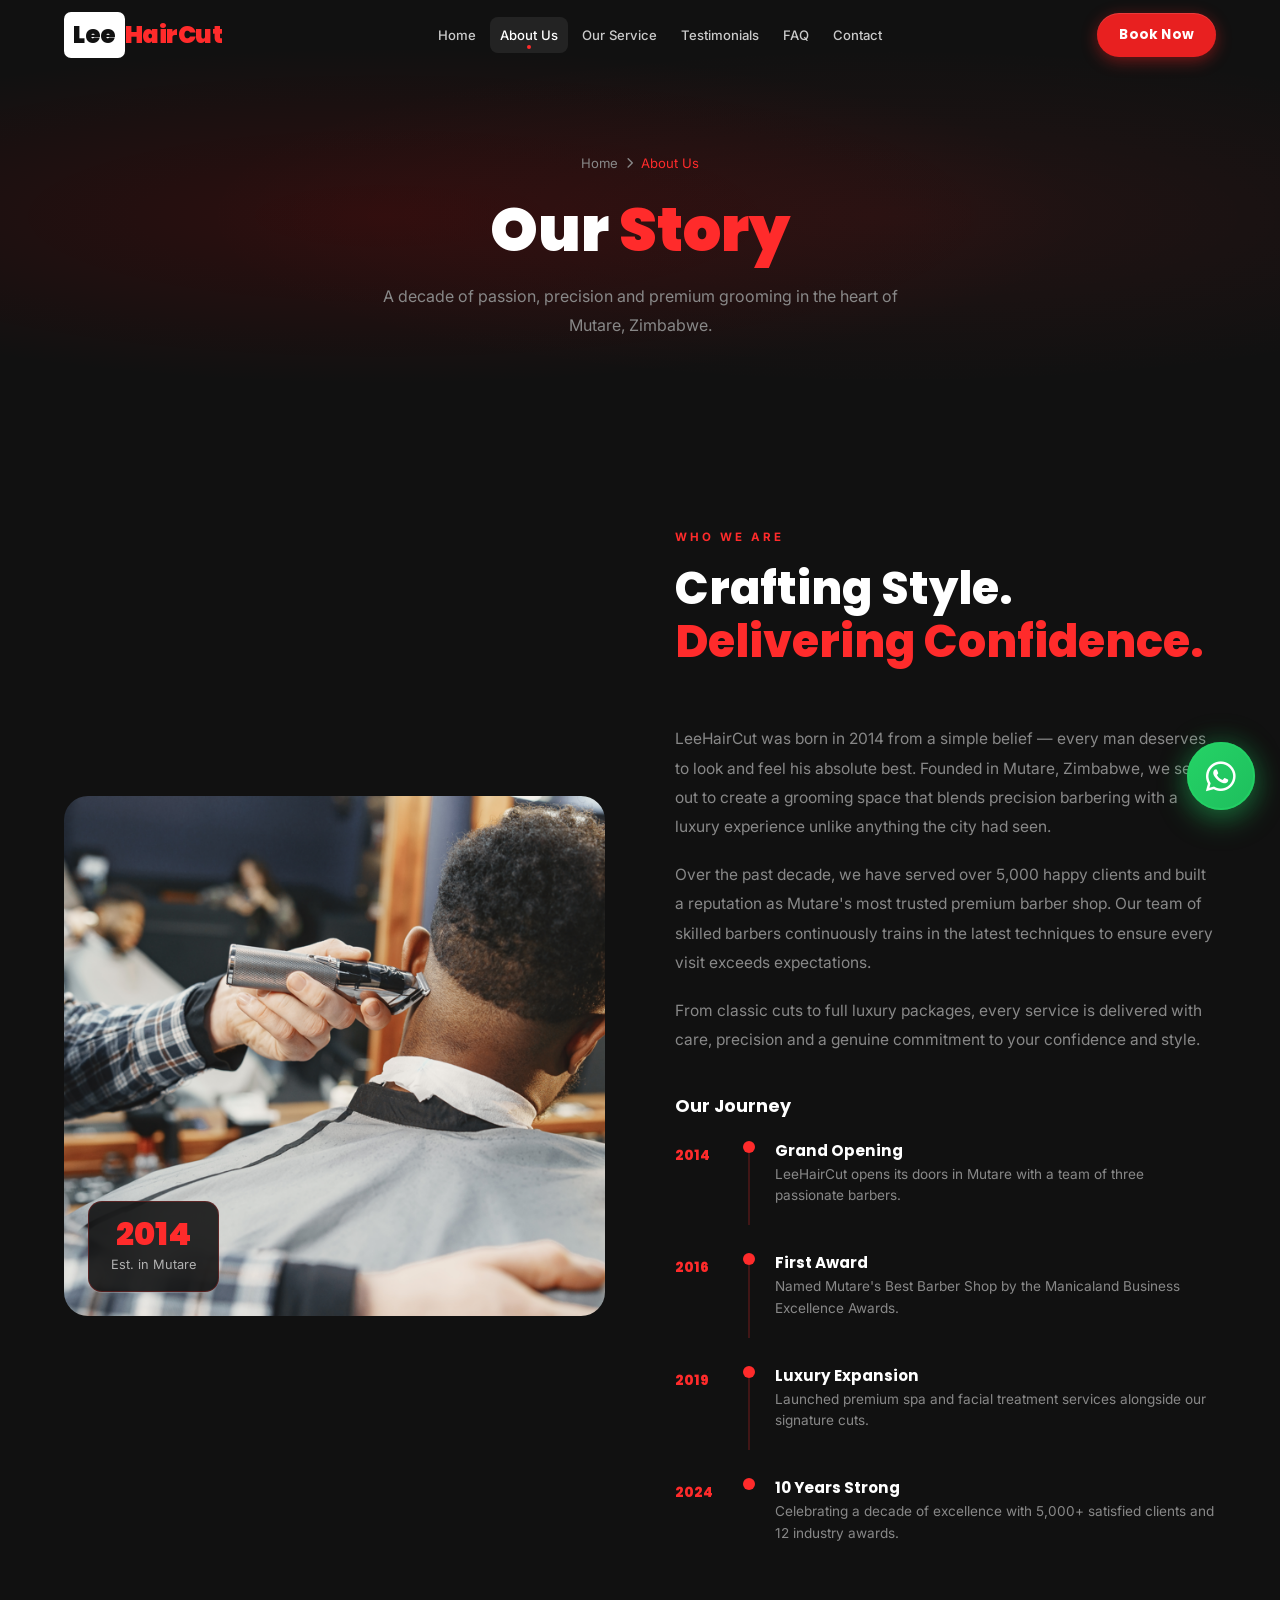
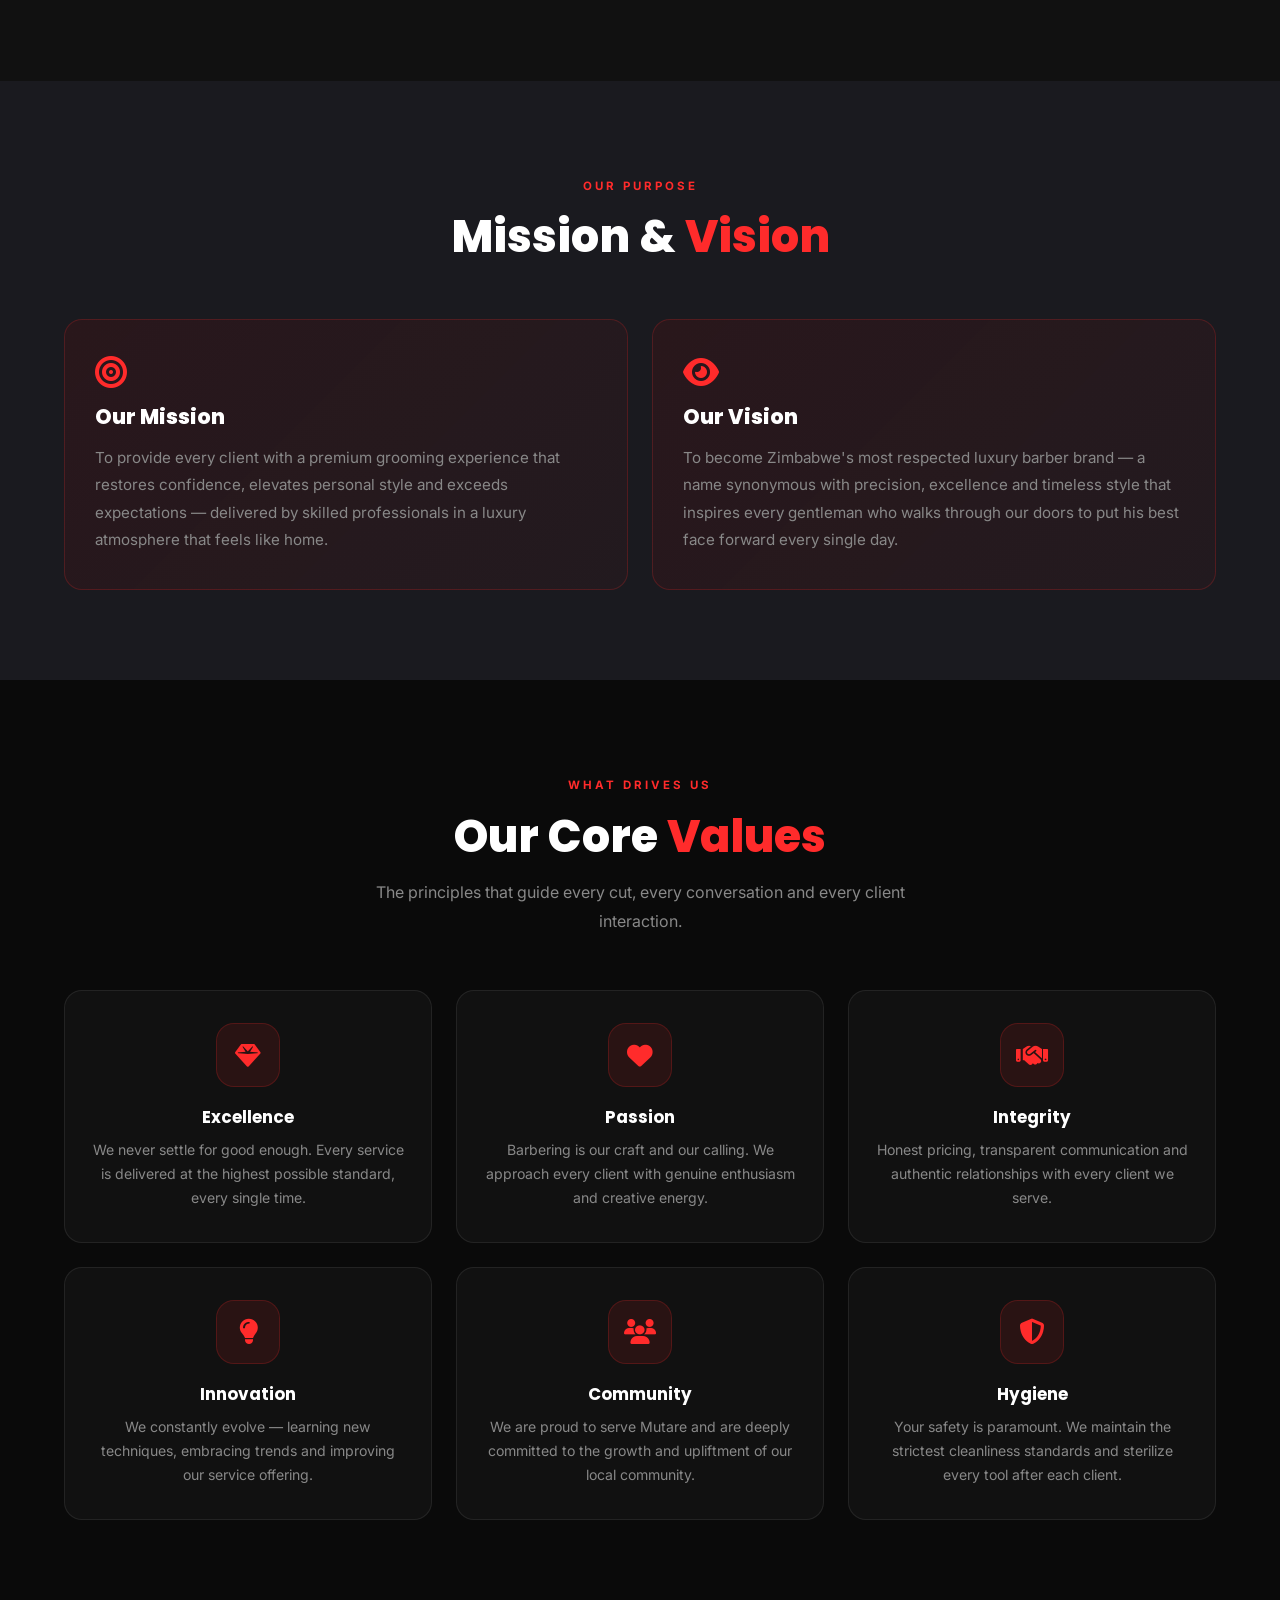
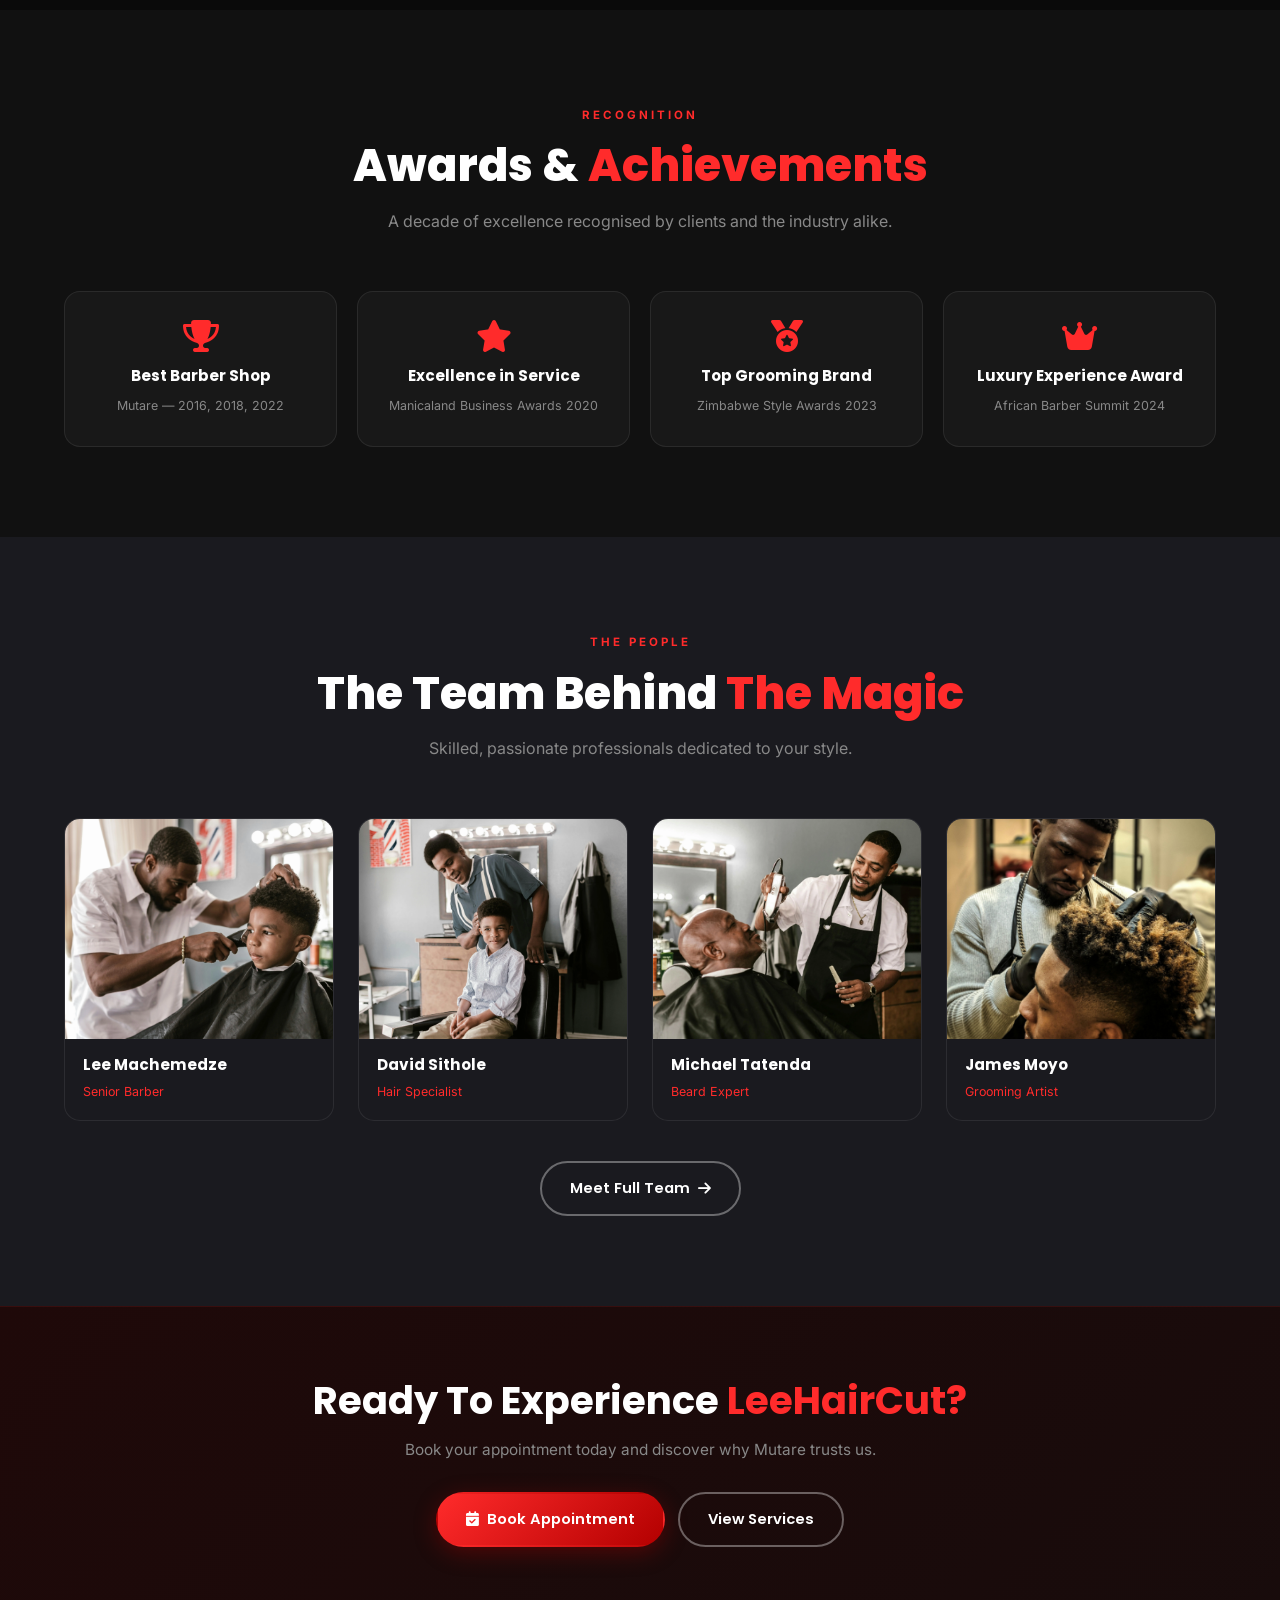
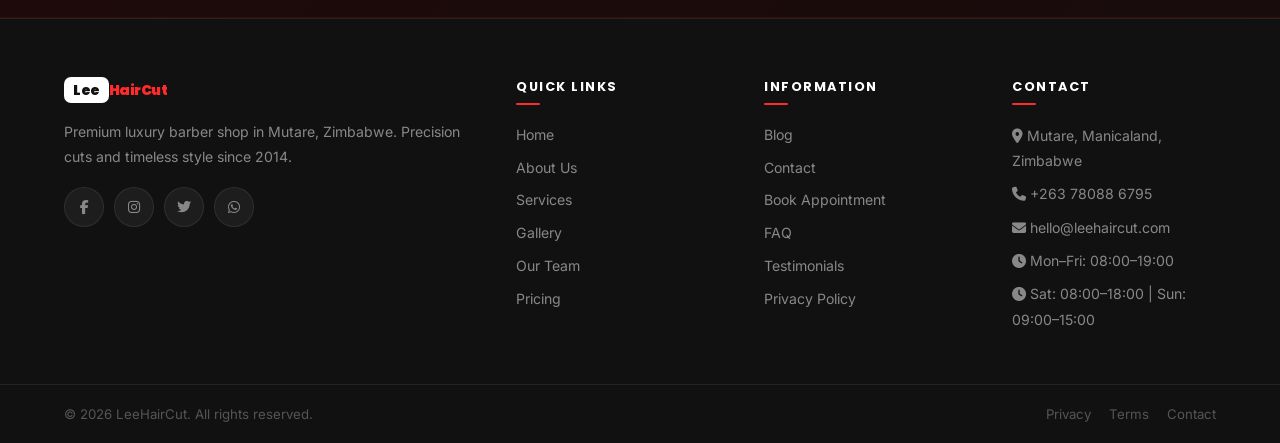
<file: pages/about.html>
<!DOCTYPE html>
<html lang="en">
<head>
  <meta charset="UTF-8"/>
  <!-- FAVICONS -->
  <link rel="icon" type="image/svg+xml" href="../favicon.svg"/>
  <link rel="icon" type="image/png" sizes="32x32" href="../favicon-32x32.png"/>
  <link rel="icon" type="image/png" sizes="16x16" href="../favicon-16x16.png"/>
  <link rel="apple-touch-icon" sizes="180x180" href="../apple-touch-icon.png"/>
  <link rel="manifest" href="../site.webmanifest"/>
  <meta name="theme-color" content="#b30000"/>
<meta name="viewport" content="width=device-width,initial-scale=1.0"/>
  <title>About Us — LeeHairCut | Mutare, Zimbabwe</title>
  <meta name="description" content="Learn the story of LeeHairCut — Mutare's premier luxury barber shop since 2014."/>
  
  
  
  
  <style>
    .story-grid { 
      display:grid; 
      grid-template-columns:1fr 1fr; 
      gap:70px; 
      align-items:center;
    }
    .story-img { 
      position:relative; 
      border-radius:24px; 
      overflow:hidden;
    }
    .story-img img { 
      width:100%; 
      height:520px; 
      object-fit:cover; 
      transition:transform 0.7s;
    }
    .story-img:hover img { transform:scale(1.04); }
    .story-badge { 
      position:absolute; 
      bottom:24px; 
      left:24px; 
      background:rgba(10,10,10,0.85); 
      backdrop-filter:blur(16px); 
      border:1px solid rgba(255,43,43,0.25); 
      padding:16px 22px; 
      border-radius:14px; 
      text-align:center;
    }
    .story-badge span { 
      display:block; 
      font-family:'Poppins',sans-serif; 
      font-size:2rem; 
      font-weight:900; 
      color:var(--red-bright); 
      line-height:1;
    }
    .story-badge p { 
      font-size:0.8rem; 
      color:rgba(255,255,255,0.65); 
      margin-top:4px;
    }
    .story-text h2 { 
      font-size:clamp(1.8rem,3vw,2.8rem);
      font-weight:900; 
      margin-bottom:20px;
    }
    .story-text h2 span { color:var(--red-bright); }
    .story-text p { 
      color:var(--gray);
      line-height:1.9;
      margin-bottom:18px;
      font-size:0.97rem;
    }
    .timeline { margin-top:40px; }
    .timeline h3 { 
      font-size:1.1rem; 
      margin-bottom:24px;
      color:#fff;
    }
    .tl-item { 
      display:flex; 
      gap:20px; 
      margin-bottom:28px;
    }
    .tl-year { 
      font-family:'Poppins',sans-serif; 
      font-size:0.85rem; 
      font-weight:800; 
      color:var(--red-bright);
      min-width:48px; 
      padding-top:3px;
    }
    .tl-line { 
      display:flex; 
      flex-direction:column; 
      align-items:center; 
      gap:0;
    }
    .tl-dot { 
      width:12px; 
      height:12px; 
      background:var(--red-bright); 
      border-radius:50%; 
      flex-shrink:0;
    }
    .tl-connector { 
      flex:1; 
      width:2px; 
      background:rgba(255,43,43,0.2); 
      min-height:30px;
    }
    .tl-content h4 { 
      font-size:0.95rem; 
      font-weight:700; 
      margin-bottom:4px;
    }
    .tl-content p { 
      font-size:0.85rem; 
      color:var(--gray); 
      line-height:1.6;
    }
    .values-grid { 
      display:grid; 
      grid-template-columns:repeat(3,1fr);
      gap:24px;
    }
    .value-card { 
      background:rgba(255,255,255,0.03); 
      border:1px solid var(--glass-border); 
      border-radius:18px; 
      padding:32px 26px; 
      text-align:center;
      transition:var(--transition);
    }
    .value-card:hover { 
      border-color:rgba(255,43,43,0.25); 
      transform:translateY(-6px);
    }
    .value-icon { 
      width:64px; 
      height:64px; 
      background:rgba(255,43,43,0.1); 
      border:1px solid rgba(255,43,43,0.2); 
      border-radius:18px; 
      display:flex; 
      align-items:center; 
      justify-content:center; 
      font-size:1.6rem; 
      color:var(--red-bright); 
      margin:0 auto 20px; 
      transition:var(--transition);
    }
    .value-card:hover .value-icon { 
      background:var(--red); 
      border-color:var(--red); 
      color:#fff;
    }
    .value-card h3 { 
      font-size:1.05rem; 
      font-weight:700; 
      margin-bottom:10px;
    }
    .value-card p { 
      font-size:0.88rem; 
      color:var(--gray); 
      line-height:1.7;
    }
    .awards-grid { 
      display:grid; 
      grid-template-columns:repeat(4,1fr);
      gap:20px;
    }
    .award-card { 
      background:rgba(255,255,255,0.03); 
      border:1px solid var(--glass-border); 
      border-radius:16px; 
      padding:28px 20px; 
      text-align:center; 
      transition:var(--transition); 
    }
    .award-card:hover { 
      border-color:rgba(255,43,43,0.25);
      transform:translateY(-5px);
    }
    .award-card i { 
      font-size:2rem; 
      color:var(--red-bright); 
      margin-bottom:14px; 
      display:block;
    }
    .award-card h4 { 
      font-size:0.95rem; 
      font-weight:700; 
      margin-bottom:6px;
    }
    .award-card span { 
      font-size:0.78rem; 
      color:var(--gray);
    }
    .mission-vision { 
      display:grid; 
      grid-template-columns:1fr 1fr;
      gap:24px;
    }
    .mv-card { 
      background:linear-gradient(135deg,rgba(179,0,0,0.1),rgba(255,43,43,0.04)); 
      border:1px solid rgba(255,43,43,0.2); 
      border-radius:18px; 
      padding:36px 30px;
    }
    .mv-card h3 { 
      font-size:1.3rem; 
      font-weight:800; 
      margin-bottom:14px; 
      color:#fff;
    }
    .mv-card p { 
      color:var(--gray); 
      line-height:1.8; 
      font-size:0.95rem;
    }
    .team-mini-grid { 
      display:grid; 
      grid-template-columns:repeat(4,1fr); 
      gap:24px;
    }
    .team-mini-card { 
      border-radius:16px; 
      overflow:hidden; 
      background:var(--dark2); 
      border:1px solid var(--glass-border); 
      transition:var(--transition);
    }
    .team-mini-card:hover { 
      transform:translateY(-8px); 
      border-color:rgba(255,43,43,0.25);
    }
    .team-mini-card img { 
      width:100%; 
      height:220px; 
      object-fit:cover;
    }
    .team-mini-info { padding:16px 18px; }
    .team-mini-info h4 { 
      font-size:0.95rem; 
      font-weight:700; 
      margin-bottom:3px;
    }
    .team-mini-info span { 
      font-size:0.78rem; 
      color:var(--red-bright);
    }
    @media(max-width:992px){ .story-grid{grid-template-columns:1fr;gap:40px;} .values-grid{grid-template-columns:repeat(2,1fr);} .awards-grid{grid-template-columns:repeat(2,1fr);} .mission-vision{grid-template-columns:1fr;} .team-mini-grid{grid-template-columns:repeat(2,1fr);} }
    @media(max-width:640px){ .values-grid,.awards-grid,.team-mini-grid{grid-template-columns:1fr;} }
  </style>
  <link href="https://fonts.googleapis.com/css2?family=Poppins:wght@300;400;500;600;700;800;900&family=Inter:wght@300;400;500;600&display=swap" rel="stylesheet"/>

  <link rel="stylesheet" href="https://cdnjs.cloudflare.com/ajax/libs/font-awesome/6.5.0/css/all.min.css"/>
  
  <link rel="stylesheet" href="../css/shared.css"/>
  <link rel="stylesheet" href="../css/navbar.css"/>
  <link rel="stylesheet" href="../css/pages.css"/>
  <link rel="stylesheet" href="../css/fixes.css"/>
</head>
<body>
<nav class="navbar" id="navbar">

  <!-- Logo — far left -->
  <a href="../index.html" class="logo">
    <span class="logo-main">Lee</span><span class="logo-accent">HairCut</span>
  </a>

  <!-- Nav links — centred -->
  <ul class="nav-links" id="navLinks">
    <div class="nav-close" id="navClose"><i class="fa-solid fa-xmark"></i></div>
    <li><a href="../index.html">Home</a></li>
    <li><a href="about.html" class="active">About Us</a></li>
    <li><a href="services.html">Our Service</a></li>
    <li><a href="testimonials.html">Testimonials</a></li>
    <li><a href="faq.html">FAQ</a></li>
    <li><a href="contact.html">Contact</a></li>
    <!-- Mobile only: Book Now inside drawer -->
    <li class="nav-book-item">
      <a href="booking.html" class="nav-book-btn">Book Now</a>
    </li>
  </ul>

  <!-- Book Now — far right (desktop) -->
  <a href="booking.html" class="nav-book-btn" aria-label="Book an appointment">Book Now</a>

  <!-- Hamburger (mobile) -->
  <div class="menu-toggle" id="menuToggle" aria-label="Toggle menu" role="button" tabindex="0">
    <span></span><span></span><span></span>
  </div>

</nav>
<div class="nav-overlay" id="navOverlay"></div>

<!-- PAGE HERO -->
<div class="page-hero">
  <div class="page-hero-content">
    <div class="breadcrumb"><a href="../index.html">Home</a><i class="fa-solid fa-chevron-right" style="font-size:.7rem"></i><span>About Us</span></div>
    <h1>Our <span>Story</span></h1>
    <p>A decade of passion, precision and premium grooming in the heart of Mutare, Zimbabwe.</p>
  </div>
</div>

<!-- STORY -->
<section class="section section-dark">
  <div class="story-grid">
    <div class="story-img fade-left">
      <img src="../imgs/banner.png" alt="LeeHairCut story"/>
      <div class="story-badge"><span>2014</span><p>Est. in Mutare</p></div>
    </div>
    <div class="story-text fade-right">
      <div class="section-header">
        <span class="section-label">Who We Are</span>
        <h2>Crafting Style. <span>Delivering Confidence.</span></h2>
      </div>
      <p>LeeHairCut was born in 2014 from a simple belief — every man deserves to look and feel his absolute best. Founded in Mutare, Zimbabwe, we set out to create a grooming space that blends precision barbering with a luxury experience unlike anything the city had seen.</p>
      <p>Over the past decade, we have served over 5,000 happy clients and built a reputation as Mutare's most trusted premium barber shop. Our team of skilled barbers continuously trains in the latest techniques to ensure every visit exceeds expectations.</p>
      <p>From classic cuts to full luxury packages, every service is delivered with care, precision and a genuine commitment to your confidence and style.</p>
      <div class="timeline">
        <h3>Our Journey</h3>
        <div class="tl-item">
          <span class="tl-year">2014</span>
          <div class="tl-line"><div class="tl-dot"></div><div class="tl-connector"></div></div>
          <div class="tl-content"><h4>Grand Opening</h4><p>LeeHairCut opens its doors in Mutare with a team of three passionate barbers.</p></div>
        </div>
        <div class="tl-item">
          <span class="tl-year">2016</span>
          <div class="tl-line"><div class="tl-dot"></div><div class="tl-connector"></div></div>
          <div class="tl-content"><h4>First Award</h4><p>Named Mutare's Best Barber Shop by the Manicaland Business Excellence Awards.</p></div>
        </div>
        <div class="tl-item">
          <span class="tl-year">2019</span>
          <div class="tl-line"><div class="tl-dot"></div><div class="tl-connector"></div></div>
          <div class="tl-content"><h4>Luxury Expansion</h4><p>Launched premium spa and facial treatment services alongside our signature cuts.</p></div>
        </div>
        <div class="tl-item">
          <span class="tl-year">2024</span>
          <div class="tl-line"><div class="tl-dot"></div></div>
          <div class="tl-content"><h4>10 Years Strong</h4><p>Celebrating a decade of excellence with 5,000+ satisfied clients and 12 industry awards.</p></div>
        </div>
      </div>
    </div>
  </div>
</section>

<!-- MISSION VISION -->
<section class="section section-darker">
  <div class="section-header center fade-up">
    <span class="section-label">Our Purpose</span>
    <h2>Mission & <span>Vision</span></h2>
  </div>
  <div class="mission-vision">
    <div class="mv-card fade-left">
      <i class="fa-solid fa-bullseye" style="font-size:2rem;color:var(--red-bright);margin-bottom:16px;display:block"></i>
      <h3>Our Mission</h3>
      <p>To provide every client with a premium grooming experience that restores confidence, elevates personal style and exceeds expectations — delivered by skilled professionals in a luxury atmosphere that feels like home.</p>
    </div>
    <div class="mv-card fade-right">
      <i class="fa-solid fa-eye" style="font-size:2rem;color:var(--red-bright);margin-bottom:16px;display:block"></i>
      <h3>Our Vision</h3>
      <p>To become Zimbabwe's most respected luxury barber brand — a name synonymous with precision, excellence and timeless style that inspires every gentleman who walks through our doors to put his best face forward every single day.</p>
    </div>
  </div>
</section>

<!-- VALUES -->
<section class="section section-black">
  <div class="section-header center fade-up">
    <span class="section-label">What Drives Us</span>
    <h2>Our Core <span>Values</span></h2>
    <p>The principles that guide every cut, every conversation and every client interaction.</p>
  </div>
  <div class="values-grid">
    <div class="value-card fade-up delay-1"><div class="value-icon"><i class="fa-solid fa-gem"></i></div><h3>Excellence</h3><p>We never settle for good enough. Every service is delivered at the highest possible standard, every single time.</p></div>
    <div class="value-card fade-up delay-2"><div class="value-icon"><i class="fa-solid fa-heart"></i></div><h3>Passion</h3><p>Barbering is our craft and our calling. We approach every client with genuine enthusiasm and creative energy.</p></div>
    <div class="value-card fade-up delay-3"><div class="value-icon"><i class="fa-solid fa-handshake"></i></div><h3>Integrity</h3><p>Honest pricing, transparent communication and authentic relationships with every client we serve.</p></div>
    <div class="value-card fade-up delay-4"><div class="value-icon"><i class="fa-solid fa-lightbulb"></i></div><h3>Innovation</h3><p>We constantly evolve — learning new techniques, embracing trends and improving our service offering.</p></div>
    <div class="value-card fade-up delay-5"><div class="value-icon"><i class="fa-solid fa-users"></i></div><h3>Community</h3><p>We are proud to serve Mutare and are deeply committed to the growth and upliftment of our local community.</p></div>
    <div class="value-card fade-up delay-6"><div class="value-icon"><i class="fa-solid fa-shield-halved"></i></div><h3>Hygiene</h3><p>Your safety is paramount. We maintain the strictest cleanliness standards and sterilize every tool after each client.</p></div>
  </div>
</section>

<!-- AWARDS -->
<section class="section section-dark">
  <div class="section-header center fade-up">
    <span class="section-label">Recognition</span>
    <h2>Awards & <span>Achievements</span></h2>
    <p>A decade of excellence recognised by clients and the industry alike.</p>
  </div>
  <div class="awards-grid">
    <div class="award-card fade-up delay-1"><i class="fa-solid fa-trophy"></i><h4>Best Barber Shop</h4><span>Mutare — 2016, 2018, 2022</span></div>
    <div class="award-card fade-up delay-2"><i class="fa-solid fa-star"></i><h4>Excellence in Service</h4><span>Manicaland Business Awards 2020</span></div>
    <div class="award-card fade-up delay-3"><i class="fa-solid fa-medal"></i><h4>Top Grooming Brand</h4><span>Zimbabwe Style Awards 2023</span></div>
    <div class="award-card fade-up delay-4"><i class="fa-solid fa-crown"></i><h4>Luxury Experience Award</h4><span>African Barber Summit 2024</span></div>
  </div>
</section>

<!-- TEAM INTRO -->
<section class="section section-darker">
  <div class="section-header center fade-up">
    <span class="section-label">The People</span>
    <h2>The Team Behind <span>The Magic</span></h2>
    <p>Skilled, passionate professionals dedicated to your style.</p>
  </div>
  <div class="team-mini-grid">
    <div class="team-mini-card fade-up delay-1"><img src="../imgs/barber1.png" alt="Lee"/><div class="team-mini-info"><h4>Lee Machemedze</h4><span>Senior Barber</span></div></div>
    <div class="team-mini-card fade-up delay-2"><img src="../imgs/barber2.png" alt="David"/><div class="team-mini-info"><h4>David Sithole</h4><span>Hair Specialist</span></div></div>
    <div class="team-mini-card fade-up delay-3"><img src="../imgs/barber3.png" alt="Michael"/><div class="team-mini-info"><h4>Michael Tatenda</h4><span>Beard Expert</span></div></div>
    <div class="team-mini-card fade-up delay-4"><img src="../imgs/barber4.png" alt="James"/><div class="team-mini-info"><h4>James Moyo</h4><span>Grooming Artist</span></div></div>
  </div>
  <div style="text-align:center;margin-top:40px" class="fade-up">
    <a href="team.html" class="btn btn-outline">Meet Full Team <i class="fa-solid fa-arrow-right"></i></a>
  </div>
</section>

<!-- CTA -->
<div class="cta-strip fade-up">
  <h2>Ready To Experience <span style="color:var(--red-bright)">LeeHairCut?</span></h2>
  <p>Book your appointment today and discover why Mutare trusts us.</p>
  <div class="cta-btns">
    <a href="booking.html" class="btn btn-primary"><i class="fa-solid fa-calendar-check"></i> Book Appointment</a>
    <a href="services.html" class="btn btn-outline">View Services</a>
  </div>
</div>

<!-- FOOTER -->
<footer class="footer">
  <div class="footer-inner">
    <div class="footer-col">
      <a href="../index.html" class="logo"><span class="logo-main">Lee</span><span class="logo-accent">HairCut</span></a>
      <p>Premium luxury barber shop in Mutare, Zimbabwe. Precision cuts and timeless style since 2014.</p>
      <div class="footer-socials">
        <a href="#" aria-label="Facebook"><i class="fab fa-facebook-f"></i></a>
        <a href="#" aria-label="Instagram"><i class="fab fa-instagram"></i></a>
        <a href="#" aria-label="Twitter"><i class="fab fa-twitter"></i></a>
        <a href="https://wa.me/263780886795" aria-label="WhatsApp"><i class="fab fa-whatsapp"></i></a>
      </div>
    </div>
    <div class="footer-col">
      <h4>Quick Links</h4>
      <a href="../index.html">Home</a>
      <a href="about.html" class="active">About Us</a>
      <a href="services.html">Services</a>
      <a href="gallery.html">Gallery</a>
      <a href="team.html">Our Team</a>
      <a href="pricing.html">Pricing</a>
    </div>
    <div class="footer-col">
      <h4>Information</h4>
      <a href="blog.html">Blog</a>
      <a href="contact.html">Contact</a>
      <a href="booking.html">Book Appointment</a>
      <a href="faq.html">FAQ</a>
      <a href="testimonials.html">Testimonials</a>
      <a href="privacy.html">Privacy Policy</a>
    </div>
    <div class="footer-col">
      <h4>Contact</h4>
      <p><i class="fas fa-map-marker-alt"></i> Mutare, Manicaland, Zimbabwe</p>
      <p><i class="fas fa-phone"></i> +263 78088 6795</p>
      <p><i class="fas fa-envelope"></i> hello@leehaircut.com</p>
      <p><i class="fas fa-clock"></i> Mon–Fri: 08:00–19:00</p>
      <p><i class="fas fa-clock"></i> Sat: 08:00–18:00 | Sun: 09:00–15:00</p>
    </div>
  </div>
  <div class="footer-bottom">
    <p>&copy; 2026 LeeHairCut. All rights reserved.</p>
    <div class="footer-bottom-links">
      <a href="privacy.html">Privacy</a>
      <a href="terms.html">Terms</a>
      <a href="contact.html">Contact</a>
    </div>
  </div>
</footer>

<script src="../js/shared.js"></script>
<a href="https://wa.me/263780886795?text=Hello%20I%20need%20help" class="float-whatsapp" target="_blank" rel="noopener noreferrer" aria-label="Chat on WhatsApp">
  <i class="fab fa-whatsapp"></i>
  <span class="wa-tooltip">Chat on WhatsApp</span>
</a>
<button class="back-top" aria-label="Back to top"><i class="fa-solid fa-chevron-up"></i></button>
</body>
</html>
</file>
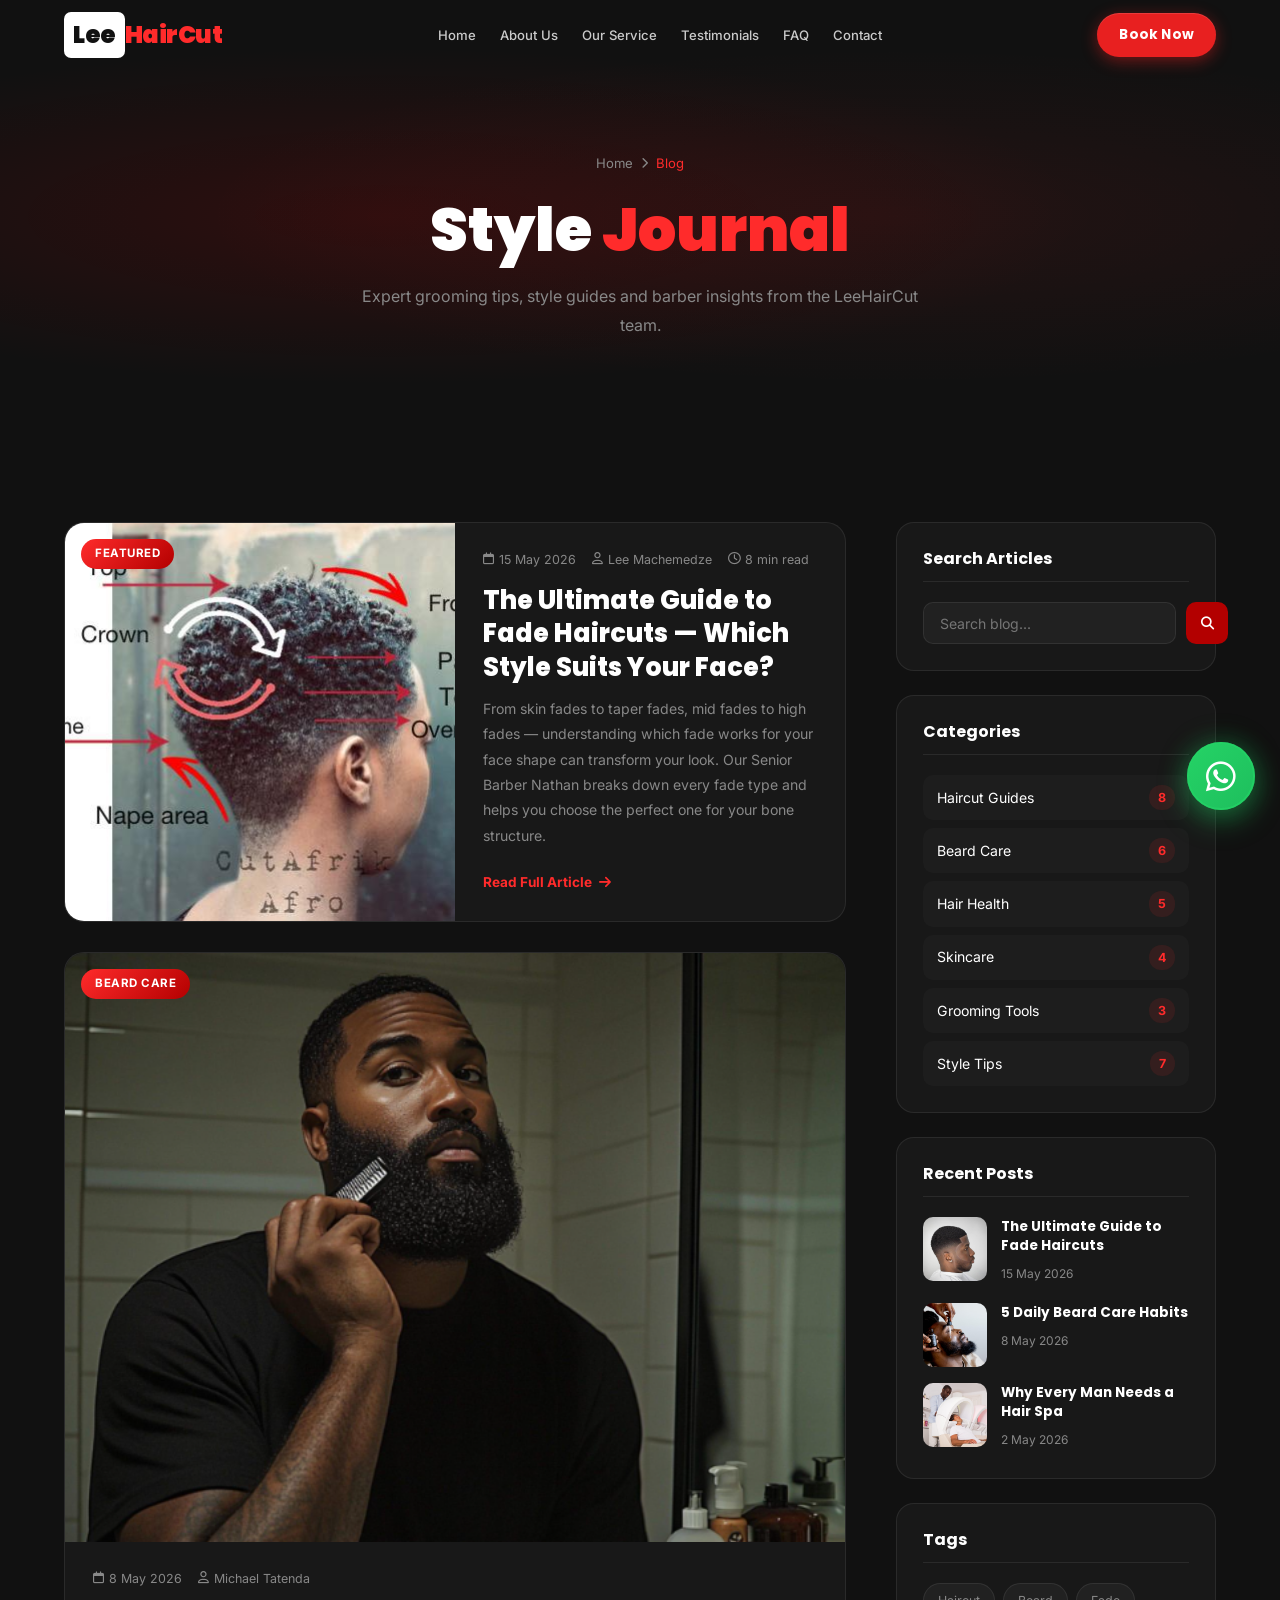
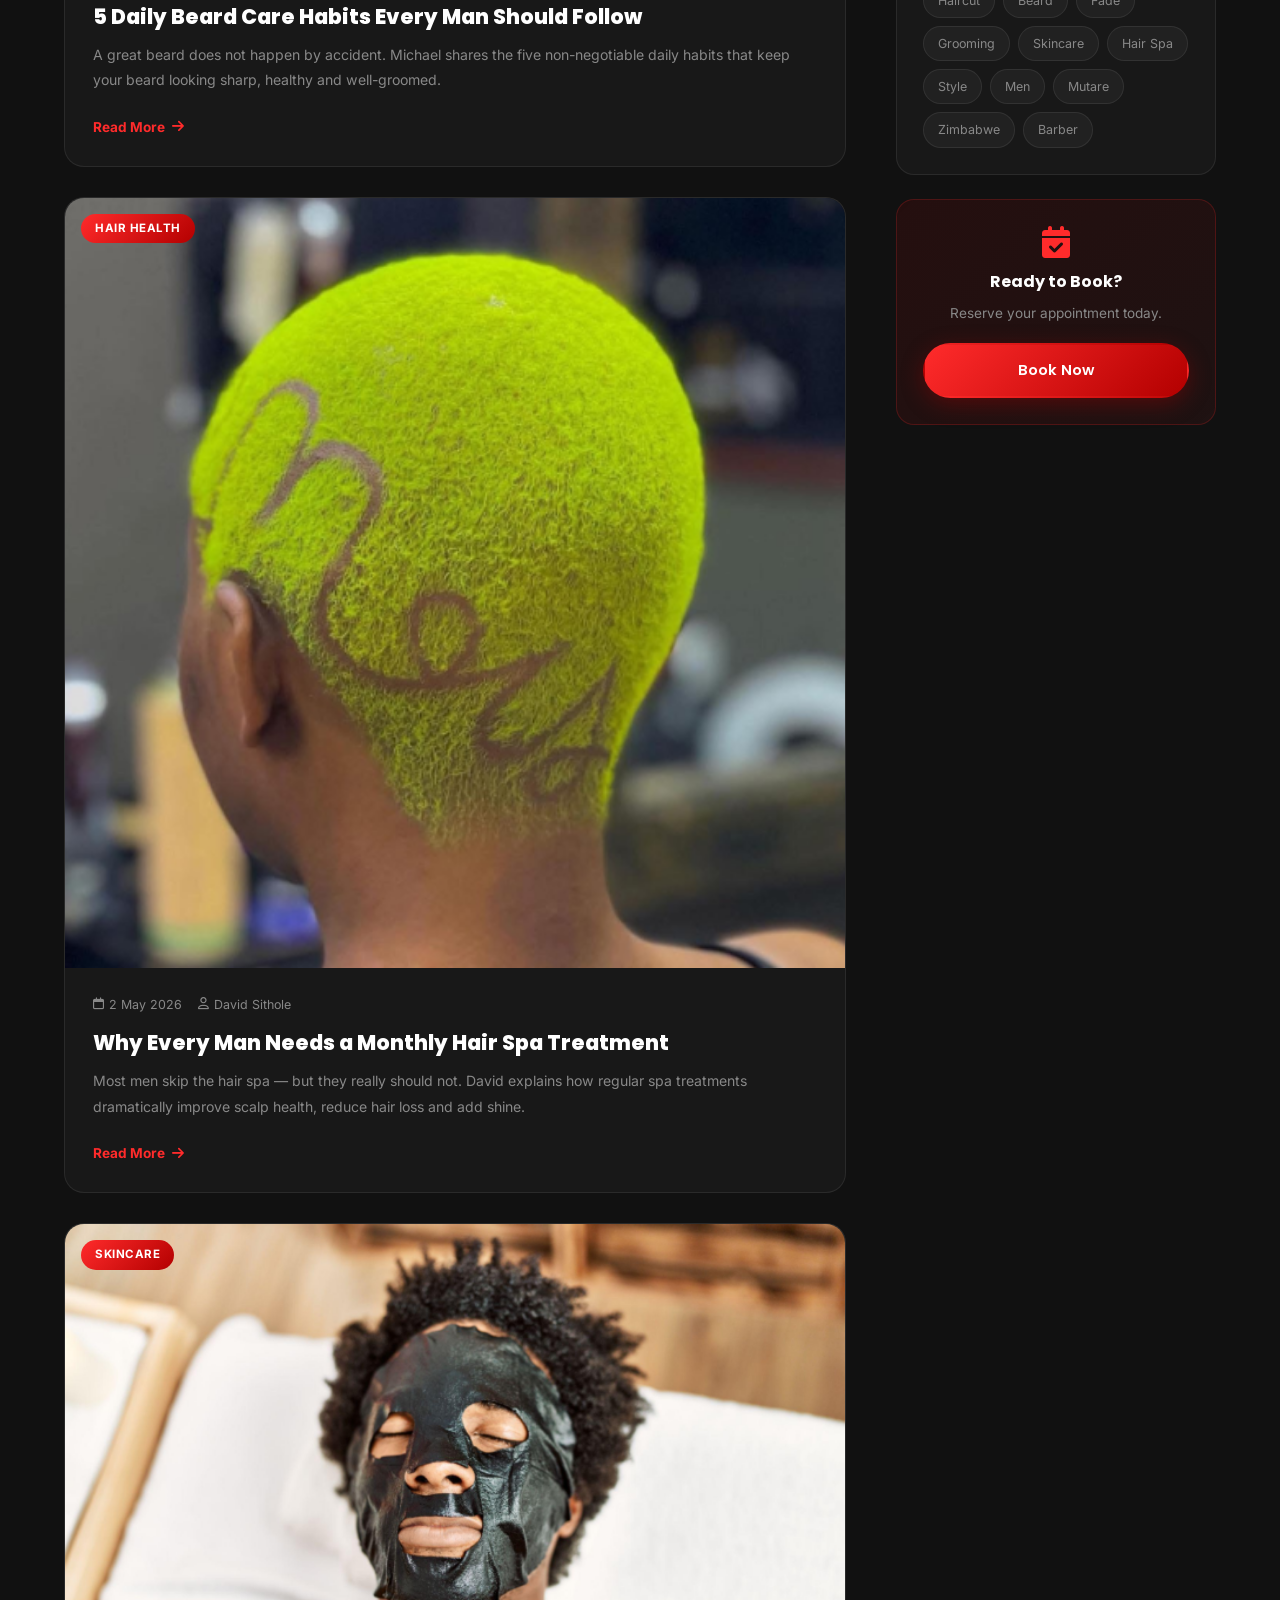
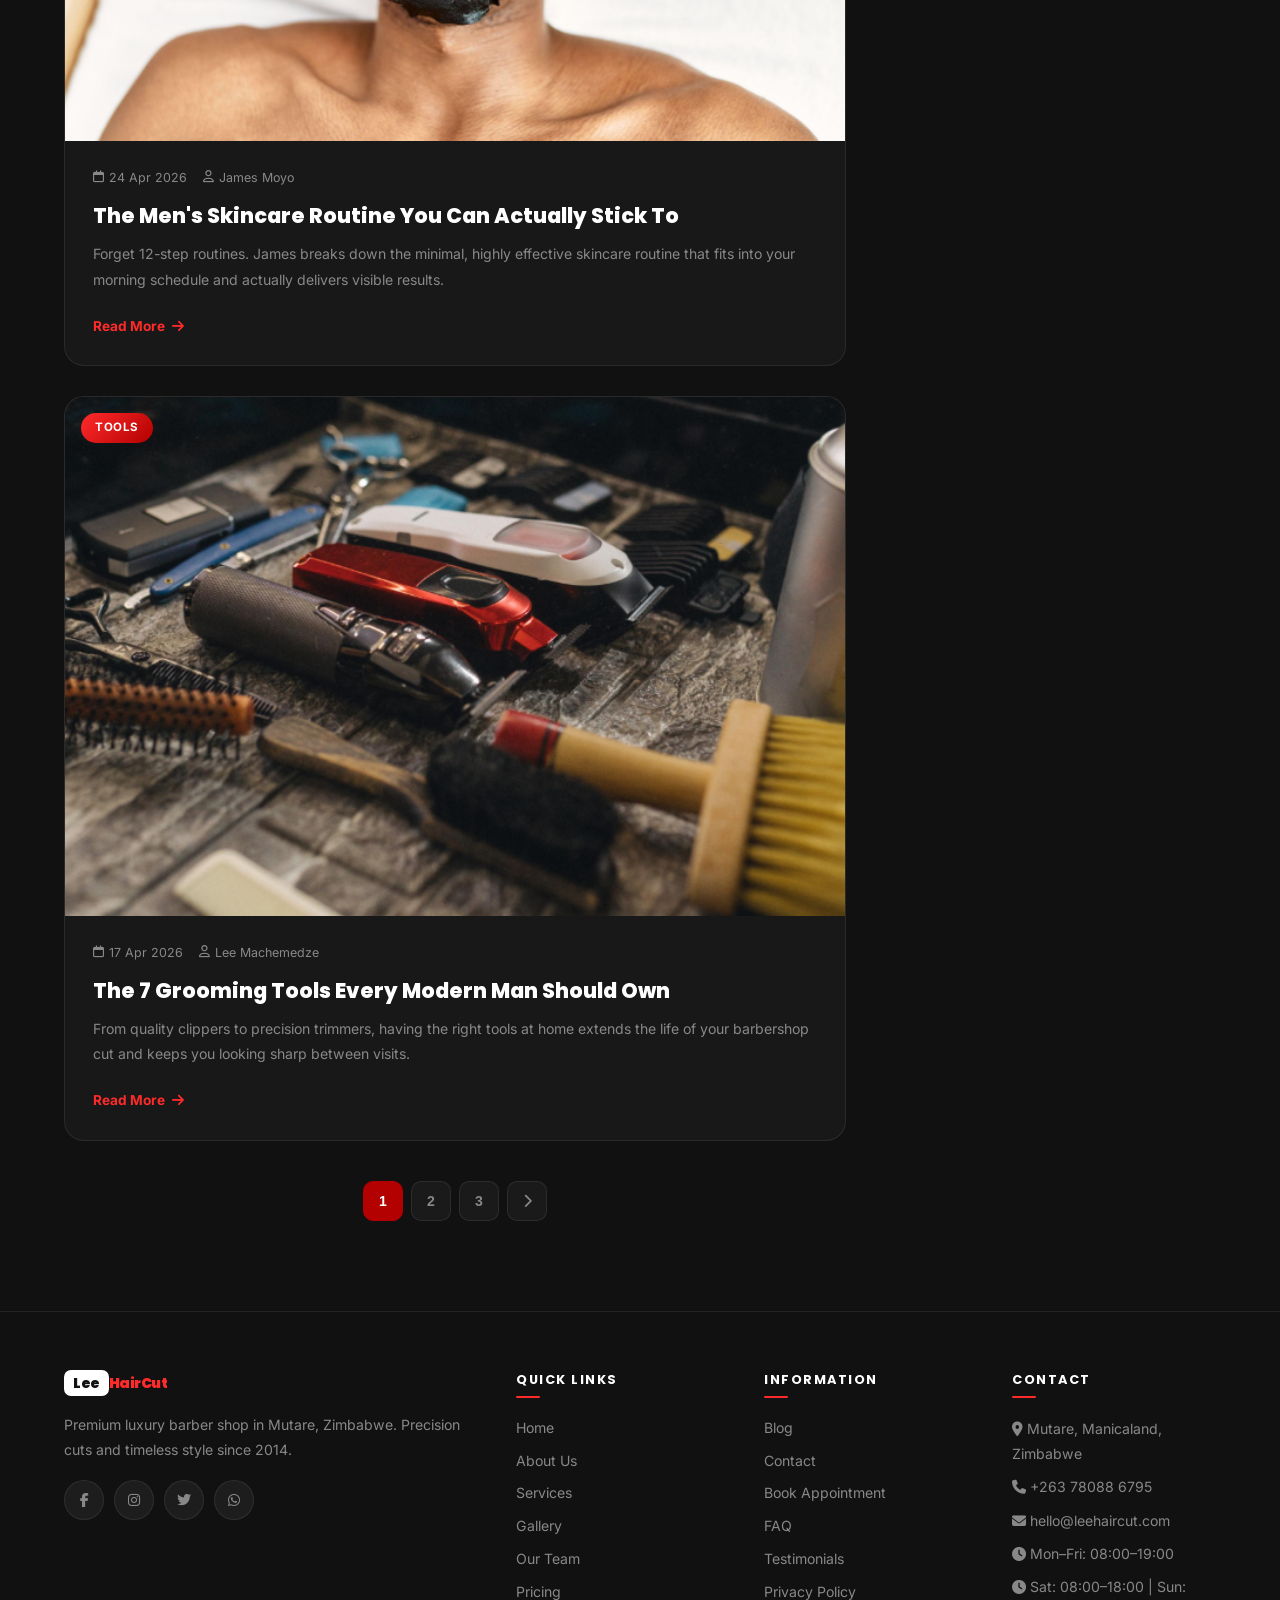
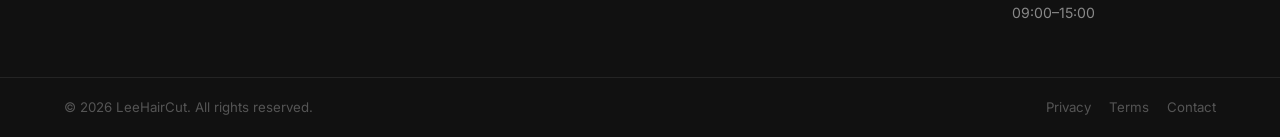
<file: pages/blog.html>
<!DOCTYPE html>
<html lang="en">
<head>
  <meta charset="UTF-8"/>
  <!-- FAVICONS -->
  <link rel="icon" type="image/svg+xml" href="../favicon.svg"/>
  <link rel="icon" type="image/png" sizes="32x32" href="../favicon-32x32.png"/>
  <link rel="icon" type="image/png" sizes="16x16" href="../favicon-16x16.png"/>
  <link rel="apple-touch-icon" sizes="180x180" href="../apple-touch-icon.png"/>
  <link rel="manifest" href="../site.webmanifest"/>
  <meta name="theme-color" content="#b30000"/>
<meta name="viewport" content="width=device-width,initial-scale=1.0"/>
  <title>Blog — LeeHairCut | Grooming Tips & Style Guides</title>
  
  
  
  
  <style>
    .blog-layout { 
      display:grid; 
      grid-template-columns:1fr 320px; 
      gap:50px; 
      align-items:start;
    }
    .blog-grid { 
      display:grid; 
      gap:30px;
    }
    .blog-card { 
      background:rgba(255,255,255,0.03); 
      border:1px solid var(--glass-border); 
      border-radius:20px; 
      overflow:hidden; 
      transition:var(--transition);
    }
    .blog-card:hover { 
      border-color:rgba(255,43,43,0.25); 
      transform:translateY(-6px); 
      box-shadow:0 24px 60px rgba(0,0,0,0.35);
    }
    .blog-card.featured { 
      grid-column:1/-1; 
      display:grid; 
      grid-template-columns:1fr 1fr;
    }
    .blog-img { 
      position:relative; 
      overflow:hidden;
    }
    .blog-img img { 
      width:100%; 
      height:240px; 
      object-fit:cover; 
      transition:transform 0.6s;
    }
    .blog-card.featured .blog-img img { 
      height:100%; 
      min-height:300px;
    }
    .blog-card:hover .blog-img img { transform:scale(1.06); }
    .blog-cat { 
      position:absolute; 
      top:16px; 
      left:16px; 
      background:linear-gradient(135deg,var(--red-bright),var(--red));
      color:#fff; 
      padding:5px 14px; 
      border-radius:20px; 
      font-size:0.72rem; 
      font-weight:700; 
      text-transform:uppercase; 
      letter-spacing:0.5px;
    }
    .blog-body { padding:26px 28px; }
    .blog-meta { 
      display:flex; 
      align-items:center; 
      gap:16px; 
      font-size:0.78rem; 
      color:var(--gray); 
      margin-bottom:14px; 
      flex-wrap:wrap;
    }
    .blog-meta span { 
      display:flex; 
      align-items:center; 
      gap:5px;
    }
    .blog-body h2 { 
      font-size:1.3rem; 
      font-weight:800; 
      margin-bottom:12px;
      line-height:1.3;
    }
    .blog-card.featured .blog-body h2 { font-size:1.6rem; }
    .blog-body p { 
      font-size:0.88rem; 
      color:var(--gray); 
      line-height:1.8;
      margin-bottom:20px;
    }
    .blog-link { 
      display:inline-flex; 
      align-items:center; 
      gap:7px; 
      font-size:0.85rem; 
      font-weight:700; 
      color:var(--red-bright);
      transition:var(--transition);
    }
    .blog-link:hover { gap:12px; }
    /* SIDEBAR */
    .sidebar {
      position:sticky; 
      top:100px; 
    }
    .sidebar-widget { 
      background:rgba(255,255,255,0.03); 
      border:1px solid var(--glass-border); 
      border-radius:18px; 
      padding:26px; 
      margin-bottom:24px;
    }
    .sidebar-widget h3 { 
      font-size:1rem; 
      font-weight:700; 
      margin-bottom:20px; 
      padding-bottom:12px; 
      border-bottom:1px solid var(--glass-border);
    }
    .search-bar { 
      display:flex; 
      gap:10px;
    }
    .search-bar input { 
      flex:1; 
      padding:11px 16px; 
      background:rgba(255,255,255,0.04); 
      border:1px solid var(--glass-border); 
      border-radius:10px; 
      color:#fff; 
      font-size:0.88rem; 
      font-family:'Inter',sans-serif;
    }
    .search-bar input:focus { 
      outline:none; 
      border-color:var(--red);
    }
    .search-bar button { 
      width:42px; 
      height:42px; 
      background:var(--red); 
      border:none; 
      border-radius:10px; 
      color:#fff; 
      cursor:pointer; 
      flex-shrink:0;
      transition:var(--transition);
    }
    .search-bar button:hover { 
      background:var(--red-bright);
    }
    .cat-list { 
      display:flex; 
      flex-direction:column;
      gap:8px;
    }
    .cat-item { 
      display:flex; 
      justify-content:space-between;
      align-items:center; 
      padding:10px 14px; 
      border-radius:10px; 
      background:rgba(255,255,255,0.02); 
      transition:var(--transition); 
      cursor:pointer; 
      font-size:0.88rem;
    }
    .cat-item:hover { 
      background:rgba(255,43,43,0.08); 
      color:var(--red-bright);
    }
    .cat-item span { 
      font-size:0.78rem;
      background:rgba(255,43,43,0.1);
      color:var(--red-bright); 
      padding:2px 9px; 
      border-radius:12px; 
      font-weight:700;
    }
    .recent-list { 
      display:flex; 
      flex-direction:column; 
      gap:16px;
    }
    .recent-item { 
      display:flex; 
      gap:14px;
    }
    .recent-item img { 
      width:64px;
      height:64px; 
      border-radius:10px; 
      object-fit:cover; 
      flex-shrink:0;
    }
    .recent-item h4 { 
      font-size:0.85rem; 
      font-weight:700; 
      line-height:1.4; 
      margin-bottom:4px;
    }
    .recent-item span { 
      font-size:0.75rem; 
      color:var(--gray);
    }
    .tag-cloud { 
      display:flex; 
      flex-wrap:wrap; 
      gap:8px;
    }
    .tag-cloud a { 
      padding:6px 14px; 
      border-radius:20px; 
      background:rgba(255,255,255,0.04); 
      border:1px solid var(--glass-border); 
      font-size:0.78rem; 
      color:var(--gray); 
      transition:var(--transition);
    }
    .tag-cloud a:hover { 
      background:var(--red); 
      border-color:var(--red); 
      color:#fff;
    }
    .pagination { 
      display:flex; 
      justify-content:center; 
      gap:8px; 
      margin-top:40px;
    }
    .page-btn { 
      width:40px; 
      height:40px; 
      border-radius:10px; 
      background:rgba(255,255,255,0.04); 
      border:1px solid var(--glass-border); 
      color:var(--gray); 
      font-size:0.88rem; 
      font-weight:600; 
      cursor:pointer; 
      transition:var(--transition); 
      display:flex; 
      align-items:center; 
      justify-content:center;
    }
    .page-btn.active { 
      background:var(--red);
      border-color:var(--red);
      color:#fff;
    }
    .page-btn:hover:not(.active) { 
      border-color:var(--red); 
      color:var(--red-bright);
    }
    @media(max-width:1100px){ .blog-layout{grid-template-columns:1fr;} .sidebar{position:static;} }
    @media(max-width:768px){ .blog-card.featured{grid-template-columns:1fr;} }
  </style>
  <link href="https://fonts.googleapis.com/css2?family=Poppins:wght@300;400;500;600;700;800;900&family=Inter:wght@300;400;500;600&display=swap" rel="stylesheet"/>

  <link rel="stylesheet" href="https://cdnjs.cloudflare.com/ajax/libs/font-awesome/6.5.0/css/all.min.css"/>
  
  <link rel="stylesheet" href="../css/shared.css"/>
  <link rel="stylesheet" href="../css/navbar.css"/>
  <link rel="stylesheet" href="../css/pages.css"/>
  <link rel="stylesheet" href="../css/fixes.css"/>
</head>
<body>
<nav class="navbar" id="navbar">

  <!-- Logo — far left -->
  <a href="../index.html" class="logo">
    <span class="logo-main">Lee</span><span class="logo-accent">HairCut</span>
  </a>

  <!-- Nav links — centred -->
  <ul class="nav-links" id="navLinks">
    <div class="nav-close" id="navClose"><i class="fa-solid fa-xmark"></i></div>
    <li><a href="../index.html">Home</a></li>
    <li><a href="about.html">About Us</a></li>
    <li><a href="services.html">Our Service</a></li>
    <li><a href="testimonials.html">Testimonials</a></li>
    <li><a href="faq.html">FAQ</a></li>
    <li><a href="contact.html">Contact</a></li>
    <!-- Mobile only: Book Now inside drawer -->
    <li class="nav-book-item">
      <a href="booking.html" class="nav-book-btn">Book Now</a>
    </li>
  </ul>

  <!-- Book Now — far right (desktop) -->
  <a href="booking.html" class="nav-book-btn" aria-label="Book an appointment">Book Now</a>

  <!-- Hamburger (mobile) -->
  <div class="menu-toggle" id="menuToggle" aria-label="Toggle menu" role="button" tabindex="0">
    <span></span><span></span><span></span>
  </div>

</nav>
<div class="nav-overlay" id="navOverlay"></div>

<div class="page-hero">
  <div class="page-hero-content">
    <div class="breadcrumb"><a href="../index.html">Home</a><i class="fa-solid fa-chevron-right" style="font-size:.7rem"></i><span>Blog</span></div>
    <h1>Style <span>Journal</span></h1>
    <p>Expert grooming tips, style guides and barber insights from the LeeHairCut team.</p>
  </div>
</div>

<section class="section section-dark">
  <div class="blog-layout">
    <!-- POSTS -->
    <div>
      <div class="blog-grid">
        <!-- FEATURED -->
        <div class="blog-card featured fade-up">
          <div class="blog-img">
            <img src="../imgs/Fade Guide.png" alt="Fade Guide"/>
            <span class="blog-cat">Featured</span>
          </div>
          <div class="blog-body">
            <div class="blog-meta">
              <span><i class="fa-regular fa-calendar"></i> 15 May 2026</span>
              <span><i class="fa-regular fa-user"></i> Lee Machemedze</span>
              <span><i class="fa-regular fa-clock"></i> 8 min read</span>
            </div>
            <h2>The Ultimate Guide to Fade Haircuts — Which Style Suits Your Face?</h2>
            <p>From skin fades to taper fades, mid fades to high fades — understanding which fade works for your face shape can transform your look. Our Senior Barber Nathan breaks down every fade type and helps you choose the perfect one for your bone structure.</p>
            <a href="blog-post.html" class="blog-link">Read Full Article <i class="fa-solid fa-arrow-right"></i></a>
          </div>
        </div>

        <!-- CARD 1 -->
        <div class="blog-card fade-up delay-1">
          <div class="blog-img">
            <img src="../imgs/Beard Care.png" alt="Beard Care"/>
            <span class="blog-cat">Beard Care</span>
          </div>
          <div class="blog-body">
            <div class="blog-meta"><span><i class="fa-regular fa-calendar"></i> 8 May 2026</span><span><i class="fa-regular fa-user"></i> Michael Tatenda</span></div>
            <h2>5 Daily Beard Care Habits Every Man Should Follow</h2>
            <p>A great beard does not happen by accident. Michael shares the five non-negotiable daily habits that keep your beard looking sharp, healthy and well-groomed.</p>
            <a href="blog-post.html" class="blog-link">Read More <i class="fa-solid fa-arrow-right"></i></a>
          </div>
        </div>

        <!-- CARD 2 -->
        <div class="blog-card fade-up delay-2">
          <div class="blog-img">
            <img src="../imgs/Styling.png" alt="Hair Spa"/>
            <span class="blog-cat">Hair Health</span>
          </div>
          <div class="blog-body">
            <div class="blog-meta"><span><i class="fa-regular fa-calendar"></i> 2 May 2026</span><span><i class="fa-regular fa-user"></i> David Sithole</span></div>
            <h2>Why Every Man Needs a Monthly Hair Spa Treatment</h2>
            <p>Most men skip the hair spa — but they really should not. David explains how regular spa treatments dramatically improve scalp health, reduce hair loss and add shine.</p>
            <a href="blog-post.html" class="blog-link">Read More <i class="fa-solid fa-arrow-right"></i></a>
          </div>
        </div>

        <!-- CARD 3 -->
        <div class="blog-card fade-up delay-1">
          <div class="blog-img">
            <img src="../imgs/Skincare.png" alt="Skincare"/>
            <span class="blog-cat">Skincare</span>
          </div>
          <div class="blog-body">
            <div class="blog-meta"><span><i class="fa-regular fa-calendar"></i> 24 Apr 2026</span><span><i class="fa-regular fa-user"></i> James Moyo</span></div>
            <h2>The Men's Skincare Routine You Can Actually Stick To</h2>
            <p>Forget 12-step routines. James breaks down the minimal, highly effective skincare routine that fits into your morning schedule and actually delivers visible results.</p>
            <a href="blog-post.html" class="blog-link">Read More <i class="fa-solid fa-arrow-right"></i></a>
          </div>
        </div>

        <!-- CARD 4 -->
        <div class="blog-card fade-up delay-2">
          <div class="blog-img">
            <img src="../imgs/Grooming Tools.png" alt="Grooming Tools"/>
            <span class="blog-cat">Tools</span>
          </div>
          <div class="blog-body">
            <div class="blog-meta"><span><i class="fa-regular fa-calendar"></i> 17 Apr 2026</span><span><i class="fa-regular fa-user"></i> Lee Machemedze</span></div>
            <h2>The 7 Grooming Tools Every Modern Man Should Own</h2>
            <p>From quality clippers to precision trimmers, having the right tools at home extends the life of your barbershop cut and keeps you looking sharp between visits.</p>
            <a href="blog-post.html" class="blog-link">Read More <i class="fa-solid fa-arrow-right"></i></a>
          </div>
        </div>
      </div>

      <!-- PAGINATION -->
      <div class="pagination fade-up">
        <button class="page-btn active">1</button>
        <button class="page-btn">2</button>
        <button class="page-btn">3</button>
        <button class="page-btn"><i class="fa-solid fa-chevron-right"></i></button>
      </div>
    </div>

    <!-- SIDEBAR -->
    <div class="sidebar fade-right">
      <div class="sidebar-widget">
        <h3>Search Articles</h3>
        <div class="search-bar">
          <input type="text" placeholder="Search blog..."/>
          <button><i class="fa-solid fa-magnifying-glass"></i></button>
        </div>
      </div>
      <div class="sidebar-widget">
        <h3>Categories</h3>
        <div class="cat-list">
          <div class="cat-item">Haircut Guides <span>8</span></div>
          <div class="cat-item">Beard Care <span>6</span></div>
          <div class="cat-item">Hair Health <span>5</span></div>
          <div class="cat-item">Skincare <span>4</span></div>
          <div class="cat-item">Grooming Tools <span>3</span></div>
          <div class="cat-item">Style Tips <span>7</span></div>
        </div>
      </div>
      <div class="sidebar-widget">
        <h3>Recent Posts</h3>
        <div class="recent-list">
          <div class="recent-item"><img src="../imgs/Guide to Fade Haircuts.png" alt=""/><div><h4>The Ultimate Guide to Fade Haircuts</h4><span>15 May 2026</span></div></div>
          <div class="recent-item"><img src="../imgs/Beard Care Habits.png" alt=""/><div><h4>5 Daily Beard Care Habits</h4><span>8 May 2026</span></div></div>
          <div class="recent-item"><img src="../imgs/Needs a Hair Spa.png" alt=""/><div><h4>Why Every Man Needs a Hair Spa</h4><span>2 May 2026</span></div></div>
        </div>
      </div>
      <div class="sidebar-widget">
        <h3>Tags</h3>
        <div class="tag-cloud">
          <a href="#">Haircut</a><a href="#">Beard</a><a href="#">Fade</a><a href="#">Grooming</a>
          <a href="#">Skincare</a><a href="#">Hair Spa</a><a href="#">Style</a><a href="#">Men</a>
          <a href="#">Mutare</a><a href="#">Zimbabwe</a><a href="#">Barber</a>
        </div>
      </div>
      <div class="sidebar-widget" style="text-align:center;background:linear-gradient(135deg,rgba(179,0,0,0.12),rgba(255,43,43,0.06));border-color:rgba(255,43,43,0.2)">
        <i class="fa-solid fa-calendar-check" style="font-size:2rem;color:var(--red-bright);margin-bottom:14px;display:block"></i>
        <h3 style="margin-bottom:10px;border:none;padding:0">Ready to Book?</h3>
        <p style="font-size:0.85rem;color:var(--gray);margin-bottom:18px">Reserve your appointment today.</p>
        <a href="booking.html" class="btn btn-primary" style="justify-content:center;width:100%">Book Now</a>
      </div>
    </div>
  </div>
</section>

<footer class="footer">
  <div class="footer-inner">
    <div class="footer-col">
      <a href="../index.html" class="logo"><span class="logo-main">Lee</span><span class="logo-accent">HairCut</span></a>
      <p>Premium luxury barber shop in Mutare, Zimbabwe. Precision cuts and timeless style since 2014.</p>
      <div class="footer-socials">
        <a href="#" aria-label="Facebook"><i class="fab fa-facebook-f"></i></a>
        <a href="#" aria-label="Instagram"><i class="fab fa-instagram"></i></a>
        <a href="#" aria-label="Twitter"><i class="fab fa-twitter"></i></a>
        <a href="https://wa.me/263780886795" aria-label="WhatsApp"><i class="fab fa-whatsapp"></i></a>
      </div>
    </div>
    <div class="footer-col">
      <h4>Quick Links</h4>
      <a href="../index.html">Home</a>
      <a href="about.html">About Us</a>
      <a href="services.html">Services</a>
      <a href="gallery.html">Gallery</a>
      <a href="team.html">Our Team</a>
      <a href="pricing.html">Pricing</a>
    </div>
    <div class="footer-col">
      <h4>Information</h4>
      <a href="blog.html" class="active">Blog</a>
      <a href="contact.html">Contact</a>
      <a href="booking.html">Book Appointment</a>
      <a href="faq.html">FAQ</a>
      <a href="testimonials.html">Testimonials</a>
      <a href="privacy.html">Privacy Policy</a>
    </div>
    <div class="footer-col">
      <h4>Contact</h4>
      <p><i class="fas fa-map-marker-alt"></i> Mutare, Manicaland, Zimbabwe</p>
      <p><i class="fas fa-phone"></i> +263 78088 6795</p>
      <p><i class="fas fa-envelope"></i> hello@leehaircut.com</p>
      <p><i class="fas fa-clock"></i> Mon–Fri: 08:00–19:00</p>
      <p><i class="fas fa-clock"></i> Sat: 08:00–18:00 | Sun: 09:00–15:00</p>
    </div>
  </div>
  <div class="footer-bottom">
    <p>&copy; 2026 LeeHairCut. All rights reserved.</p>
    <div class="footer-bottom-links">
      <a href="privacy.html">Privacy</a>
      <a href="terms.html">Terms</a>
      <a href="contact.html">Contact</a>
    </div>
  </div>
</footer>

<script src="../js/shared.js"></script>

<script>
// Category filter
document.querySelectorAll('.cat-item').forEach(item => {
  item.style.cursor = 'pointer';
  item.addEventListener('click', () => {
    const cat = item.querySelector('span:first-child').textContent.trim().toLowerCase();
    document.querySelectorAll('.blog-card:not(.featured)').forEach(card => {
      const cardCat = card.querySelector('.blog-cat') ? card.querySelector('.blog-cat').textContent.trim().toLowerCase() : '';
      const show = cat === 'all' || cardCat.includes(cat.split(' ')[0]);
      card.style.display = show ? '' : 'none';
    });
  });
});

// Search
const searchInput = document.querySelector('.search-bar input');
const searchBtn   = document.querySelector('.search-bar button');
function doSearch() {
  if (!searchInput) return;
  const q = searchInput.value.toLowerCase().trim();
  document.querySelectorAll('.blog-card').forEach(card => {
    const text = card.textContent.toLowerCase();
    card.style.display = (!q || text.includes(q)) ? '' : 'none';
  });
}
searchInput && searchInput.addEventListener('keyup', e => { if (e.key === 'Enter') doSearch(); });
searchBtn   && searchBtn.addEventListener('click', doSearch);

// Pagination
const pageBtns = document.querySelectorAll('.page-btn');
pageBtns.forEach(btn => {
  btn.addEventListener('click', () => {
    pageBtns.forEach(b => b.classList.remove('active'));
    if (!btn.querySelector('i')) btn.classList.add('active');
  });
});

// Tag cloud
document.querySelectorAll('.tag-cloud a').forEach(tag => {
  tag.addEventListener('click', e => {
    e.preventDefault();
    const q = tag.textContent.trim().toLowerCase();
    document.querySelectorAll('.blog-card').forEach(card => {
      const text = card.textContent.toLowerCase();
      card.style.display = text.includes(q) ? '' : 'none';
    });
  });
});
</script>

<a href="https://wa.me/263780886795?text=Hello%20I%20need%20help" class="float-whatsapp" target="_blank" rel="noopener noreferrer" aria-label="Chat on WhatsApp">
  <i class="fab fa-whatsapp"></i>
  <span class="wa-tooltip">Chat on WhatsApp</span>
</a>
<button class="back-top" aria-label="Back to top"><i class="fa-solid fa-chevron-up"></i></button>
</body>
</html>
</file>
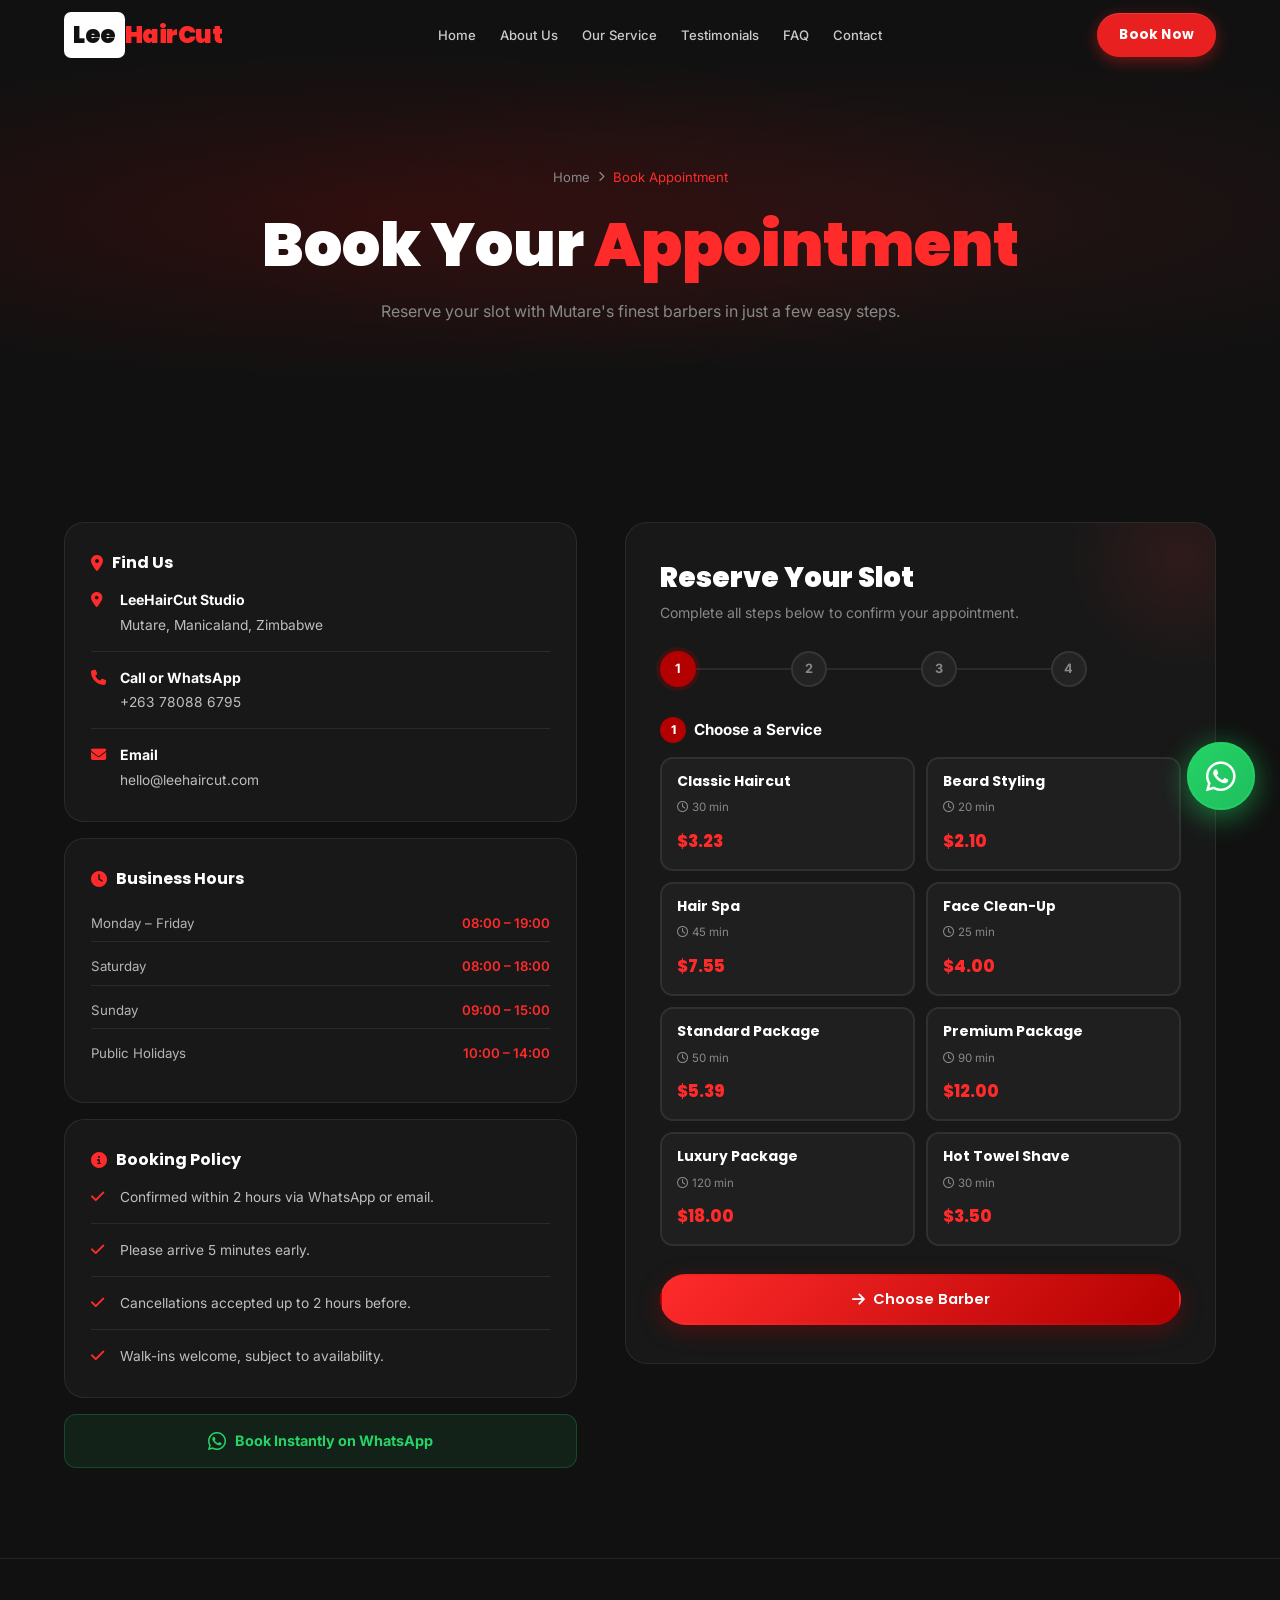
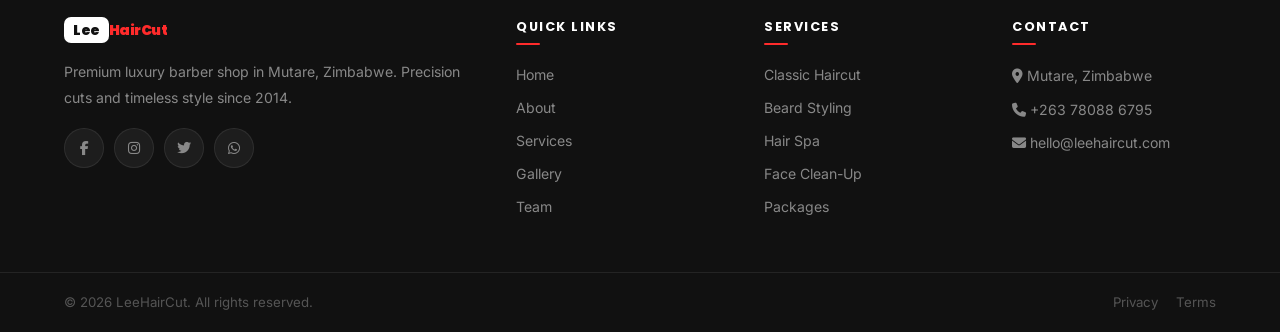
<file: pages/booking.html>
<!DOCTYPE html>
<html lang="en">
<head>
  <meta charset="UTF-8"/>
  <meta name="viewport" content="width=device-width, initial-scale=1.0"/>
  <!-- FAVICONS -->
  <link rel="icon" type="image/svg+xml" href="../favicon.svg"/>
  <link rel="icon" type="image/png" sizes="32x32" href="../favicon-32x32.png"/>
  <link rel="icon" type="image/png" sizes="16x16" href="../favicon-16x16.png"/>
  <link rel="apple-touch-icon" sizes="180x180" href="../apple-touch-icon.png"/>
  <link rel="manifest" href="../site.webmanifest"/>
  <meta name="theme-color" content="#b30000"/>
<title>Book Appointment — LeeHairCut | Mutare Zimbabwe</title>
  <meta name="description" content="Book your premium grooming appointment at LeeHairCut Mutare Zimbabwe."/>

<style>
    /* ── Layout ── */
    .booking-layout { 
      display:grid; 
      grid-template-columns:1fr 1.15fr; 
      gap:48px; 
      align-items:start;
    }
    .booking-info-panel { 
      position:sticky; 
      top:100px; 
    }

    /* ── Info Cards ── */
    .info-card { 
      background:rgba(255,255,255,0.03); 
      border:1px solid var(--glass-border); 
      border-radius:20px; 
      padding:30px 26px; 
      margin-bottom:16px;
    }
    .info-card h3 { 
      font-size:1rem; 
      font-weight:700; 
      margin-bottom:16px; 
      display:flex; 
      align-items:center; 
      gap:9px; 
      color:#fff;
    }
    .info-card h3 i { color:var(--red-bright); }
    .info-row { 
      display:flex;
      align-items:flex-start; 
      gap:13px; 
      margin-bottom:15px; 
      padding-bottom:15px; 
      border-bottom:1px solid var(--glass-border);
    }
    .info-row:last-child {
      margin-bottom:0; 
      padding-bottom:0; 
      border-bottom:none;
    }
    .info-row i { 
      color:var(--red-bright); 
      font-size:0.95rem; 
      margin-top:3px; 
      flex-shrink:0; 
      width:16px;
    }
    .info-row p { 
      font-size:0.86rem; 
      color:rgba(255,255,255,0.72); 
      line-height:1.6;
      margin:0;
    }
    .info-row strong { 
      color:#fff; 
      display:block; 
      font-size:0.88rem; 
      margin-bottom:2px;
    }
    .hours-grid {
      display:grid;
      gap:6px;
    }
    .hours-row { 
      display:flex; 
      justify-content:space-between; 
      font-size:0.83rem; 
      padding:7px 0; 
      border-bottom:1px solid var(--glass-border);
    }
    .hours-row:last-child { border-bottom:none; }
    .hours-row span:first-child { color:rgba(255,255,255,0.68); }
    .hours-row span:last-child {
      color:var(--red-bright); 
      font-weight:600;
    }
    .wa-book-btn { 
      display:flex; 
      align-items:center; 
      justify-content:center; 
      gap:9px; 
      width:100%; 
      padding:14px; 
      border-radius:12px;
      background:rgba(37,211,102,0.09); 
      border:1px solid rgba(37,211,102,0.22); 
      color:#25D366; 
      font-weight:700; 
      font-size:0.9rem; 
      transition:var(--transition); 
      text-decoration:none;
    }
    .wa-book-btn:hover { 
      background:rgba(37,211,102,0.18); 
      transform:translateY(-2px);
    }

    /* ── Form Panel ── */
    .booking-form-panel { 
      background:rgba(255,255,255,0.03); 
      border:1px solid var(--glass-border); 
      border-radius:22px; 
      padding:38px 34px; 
      overflow:hidden; 
      position:relative;
    }
    .booking-form-panel::before { 
      content:'';
      position:absolute;
      top:-80px; 
      right:-80px; 
      width:230px; 
      height:230px; 
      background:radial-gradient(circle,rgba(255,43,43,0.1),transparent 70%); 
      pointer-events:none;
    }
    .booking-form-panel h2 { 
      font-size:1.7rem; 
      font-weight:900; 
      margin-bottom:6px; 
      position:relative; 
    }
    .booking-form-panel > p { 
      color:var(--gray); 
      font-size:0.88rem; 
      margin-bottom:26px; 
      position:relative;
    }

    /* ── Step Indicators ── */
    .step-indicators { 
      display:flex; 
      align-items:center;
      margin-bottom:30px; 
      position:relative;
    }
    .step-ind { 
      display:flex; 
      align-items:center; 
      flex:1;
    }
    .step-circle { 
      width:36px; 
      height:36px; 
      min-width:36px; 
      border-radius:50%; 
      background:rgba(255,255,255,0.05); 
      border:2px solid var(--glass-border); 
      display:flex; 
      align-items:center; 
      justify-content:center; 
      font-size:0.8rem; 
      font-weight:700; 
      color:var(--gray); 
      transition:var(--transition); 
      flex-shrink:0;
    }
    .step-circle.active { 
      background:var(--red); 
      border-color:var(--red); 
      color:#fff; 
      box-shadow:0 0 0 4px rgba(179,0,0,0.2);
    }
    .step-circle.done { 
      background:rgba(37,211,102,0.15); 
      border-color:#25D366;
      color:#25D366;
    }
    .step-line { 
      flex:1; 
      height:2px; 
      background:var(--glass-border); 
      transition:background 0.4s ease;
    }
    .step-line.done { background:var(--red-bright); }

    /* ── Form Steps ── */
    .form-step { display:none; }
    .form-step.active { 
      display:block; 
      animation:stepIn 0.38s cubic-bezier(0.4,0,0.2,1);
    }
    @keyframes stepIn { from{opacity:0;transform:translateX(18px)} to{opacity:1;transform:translateX(0)} }

    /* ── Step Nav Buttons ── */
    .step-nav { 
      display:flex; 
      gap:12px; 
      margin-top:26px;
    }
    .step-nav .btn { 
      flex:1; 
      justify-content:center;
    }

    /* ── Service Cards ── */
    .service-selector { 
      display:grid; 
      grid-template-columns:1fr 1fr; 
      gap:11px; 
      margin-top:6px;
    }
    .srv-option { 
      padding:14px 15px; 
      border-radius:13px; 
      background:rgba(255,255,255,0.03); 
      border:2px solid var(--glass-border); 
      cursor:pointer; 
      transition:var(--transition);
    }
    .srv-option:hover { 
      border-color:rgba(255,43,43,0.3); 
      background:rgba(255,43,43,0.04);
    }
    .srv-option.selected { 
      border-color:var(--red-bright); 
      background:rgba(255,43,43,0.08); 
      box-shadow:0 0 0 3px rgba(179,0,0,0.15);
    }
    .srv-option h4 { 
      font-size:0.87rem; 
      font-weight:700; 
      margin-bottom:2px; 
      color:#fff;
    }
    .srv-option .srv-time { 
      font-size:0.72rem; 
      color:var(--gray);
    }
    .srv-option .srv-price { 
      font-family:'Poppins',sans-serif; 
      font-size:1.05rem; 
      font-weight:800; 
      color:var(--red-bright); 
      display:block; 
      margin-top:7px;
    }

    /* ── Barber Cards ── */
    .barber-selector { 
      display:grid; 
      grid-template-columns:repeat(2,1fr); 
      gap:11px; 
      margin-top:6px;
    }
    .barber-option { 
      display:flex; 
      align-items:center;
      gap:12px; 
      padding:13px 14px; 
      border-radius:13px; 
      background:rgba(255,255,255,0.03); 
      border:2px solid var(--glass-border); 
      cursor:pointer; 
      transition:var(--transition);
    }
    .barber-option:hover { 
      border-color:rgba(255,43,43,0.3); 
      background:rgba(255,43,43,0.04);
    }
    .barber-option.selected { 
      border-color:var(--red-bright); 
      background:rgba(255,43,43,0.08); 
      box-shadow:0 0 0 3px rgba(179,0,0,0.15);
    }
    .barber-option img { 
      width:44px; 
      height:44px; 
      min-width:44px; 
      border-radius:50%; 
      object-fit:cover; 
      border:2px solid var(--glass-border); 
      flex-shrink:0;
    }
    .barber-option.selected img { border-color:var(--red-bright); }
    .barber-option h4 { 
      font-size:0.85rem; 
      font-weight:700; 
      margin-bottom:2px; 
      color:#fff; 
      line-height:1.2;
    }
    .barber-option .barber-role { 
      font-size:0.72rem; 
      color:var(--gray); 
      display:block;
    }
    .barber-any { 
      grid-column:span 2; 
      justify-content:center; 
      text-align:center; 
      flex-direction:column; 
      gap:6px; 
      padding:16px;
    }
    .barber-any h4 { font-size:0.9rem; }

    /* ── Time Slots ── */
    .time-slots { 
      display:grid; 
      grid-template-columns:repeat(4,1fr);
      gap:9px; 
      margin-top:6px;
    }
    .time-slot { 
      padding:9px 6px; 
      border-radius:10px; 
      background:rgba(255,255,255,0.03); 
      border:1px solid var(--glass-border); 
      text-align:center;
      font-size:0.8rem; 
      font-weight:600; 
      cursor:pointer; 
      transition:var(--transition); 
      color:rgba(255,255,255,0.8);
    }
    .time-slot:hover:not(.unavailable) {
      border-color:var(--red); 
      color:var(--red-bright);
      background:rgba(255,43,43,0.05);
    }
    .time-slot.selected { 
      background:var(--red); 
      border-color:var(--red); 
      color:#fff;
      box-shadow:0 4px 12px rgba(179,0,0,0.35);
    }
    .time-slot.unavailable { 
      opacity:0.25; 
      pointer-events:none; 
      text-decoration:line-through;
    }

    /* ── Date Input ── */
    input[type="date"] { color-scheme:dark; }

    /* ── Summary ── */
    .summary-box { 
      background:rgba(255,255,255,0.02); 
      border:1px solid var(--glass-border); 
      border-radius:14px; 
      padding:18px 20px; 
      margin-bottom:18px;
    }
    .summary-row {
      display:flex; 
      justify-content:space-between; 
      align-items:center; 
      padding:9px 0; 
      border-bottom:1px solid var(--glass-border); 
      font-size:0.86rem; 
      color:rgba(255,255,255,0.75); 
      gap:12px;
    }
    .summary-row:last-child { 
      border-bottom:none; 
      font-weight:700; 
      font-size:0.92rem; 
      color:#fff;
    }
    .summary-row span:last-child { 
      color:var(--red-bright); 
      font-weight:600; 
      text-align:right;
    }

    /* ── Step label ── */
    .step-label { 
      font-size:0.95rem; 
      font-weight:700; 
      color:#fff; 
      margin-bottom:14px; 
      display:flex; 
      align-items:center; 
      gap:8px;
    }
    .step-label span { 
      width:26px; 
      height:26px; 
      min-width:26px; 
      background:var(--red); 
      border-radius:50%; 
      display:flex; 
      align-items:center; 
      justify-content:center; 
      font-size:0.75rem; 
      font-weight:800; 
      color:#fff;
    }

    /* ── MOBILE RESPONSIVE ── */
    @media (max-width:992px) {
      .booking-layout { 
        grid-template-columns:1fr; 
        gap:24px;
      }
      .booking-info-panel { position:static; }
    }
    @media (max-width:600px) {
      .booking-form-panel { padding:26px 18px; }
      /* Barber and service stack to single column */
      .barber-selector { grid-template-columns:1fr; }
      .barber-any { grid-column:span 1; }
      .service-selector { grid-template-columns:1fr; }
      /* Time slots 3-col */
      .time-slots { grid-template-columns:repeat(3,1fr); }
      /* Step nav stacks vertically */
      .step-nav { 
        flex-direction:column-reverse; 
        gap:10px;
      }
      .step-nav .btn { 
        flex:none; 
        width:100%; 
        padding:15px 20px; 
        font-size:0.92rem;
      }
      /* Step indicators compress */
      .step-circle { 
        width:30px; 
        height:30px; 
        min-width:30px; 
        font-size:0.72rem;
      }
    }
    @media (max-width:380px) {
      .time-slots { grid-template-columns:repeat(2,1fr); }
    }
  </style>
  <link href="https://fonts.googleapis.com/css2?family=Poppins:wght@300;400;500;600;700;800;900&family=Inter:wght@300;400;500;600&display=swap" rel="stylesheet"/>

  <link rel="stylesheet" href="https://cdnjs.cloudflare.com/ajax/libs/font-awesome/6.5.0/css/all.min.css"/>
  
  <link rel="stylesheet" href="../css/shared.css"/>
  <link rel="stylesheet" href="../css/navbar.css"/>
  <link rel="stylesheet" href="../css/pages.css"/>
  <link rel="stylesheet" href="../css/fixes.css"/>
</head>
<body>

<!-- ===== NAVBAR ===== -->
<nav class="navbar" id="navbar">

  <!-- Logo — far left -->
  <a href="../index.html" class="logo">
    <span class="logo-main">Lee</span><span class="logo-accent">HairCut</span>
  </a>

  <!-- Nav links — centred -->
  <ul class="nav-links" id="navLinks">
    <div class="nav-close" id="navClose"><i class="fa-solid fa-xmark"></i></div>
    <li><a href="../index.html">Home</a></li>
    <li><a href="about.html">About Us</a></li>
    <li><a href="services.html">Our Service</a></li>
    <li><a href="testimonials.html">Testimonials</a></li>
    <li><a href="faq.html">FAQ</a></li>
    <li><a href="contact.html">Contact</a></li>
    <!-- Mobile only: Book Now inside drawer -->
    <li class="nav-book-item">
      <a href="booking.html" class="nav-book-btn">Book Now</a>
    </li>
  </ul>

  <!-- Book Now — far right (desktop) -->
  <a href="booking.html" class="nav-book-btn" aria-label="Book an appointment">Book Now</a>

  <!-- Hamburger (mobile) -->
  <div class="menu-toggle" id="menuToggle" aria-label="Toggle menu" role="button" tabindex="0">
    <span></span><span></span><span></span>
  </div>

</nav>
<div class="nav-overlay" id="navOverlay"></div>

<!-- ===== PAGE HERO ===== -->
<div class="page-hero">
  <div class="page-hero-content">
    <div class="breadcrumb">
      <a href="../index.html">Home</a>
      <i class="fa-solid fa-chevron-right" style="font-size:.65rem"></i>
      <span>Book Appointment</span>
    </div>
    <h1>Book Your <span>Appointment</span></h1>
    <p>Reserve your slot with Mutare's finest barbers in just a few easy steps.</p>
  </div>
</div>

<!-- ===== BOOKING SECTION ===== -->
<section class="section section-dark">
  <div class="booking-layout">

    <!-- LEFT: INFO PANEL -->
    <div class="booking-info-panel fade-left">
      <div class="info-card">
        <h3><i class="fa-solid fa-location-dot"></i> Find Us</h3>
        <div class="info-row">
          <i class="fa-solid fa-map-marker-alt"></i>
          <p><strong>LeeHairCut Studio</strong>Mutare, Manicaland, Zimbabwe</p>
        </div>
        <div class="info-row">
          <i class="fa-solid fa-phone"></i>
          <p><strong>Call or WhatsApp</strong>+263 78088 6795</p>
        </div>
        <div class="info-row">
          <i class="fa-solid fa-envelope"></i>
          <p><strong>Email</strong>hello@leehaircut.com</p>
        </div>
      </div>

      <div class="info-card">
        <h3><i class="fa-solid fa-clock"></i> Business Hours</h3>
        <div class="hours-grid">
          <div class="hours-row"><span>Monday – Friday</span><span>08:00 – 19:00</span></div>
          <div class="hours-row"><span>Saturday</span><span>08:00 – 18:00</span></div>
          <div class="hours-row"><span>Sunday</span><span>09:00 – 15:00</span></div>
          <div class="hours-row"><span>Public Holidays</span><span>10:00 – 14:00</span></div>
        </div>
      </div>

      <div class="info-card">
        <h3><i class="fa-solid fa-circle-info"></i> Booking Policy</h3>
        <div class="info-row"><i class="fa-solid fa-check"></i><p>Confirmed within 2 hours via WhatsApp or email.</p></div>
        <div class="info-row"><i class="fa-solid fa-check"></i><p>Please arrive 5 minutes early.</p></div>
        <div class="info-row"><i class="fa-solid fa-check"></i><p>Cancellations accepted up to 2 hours before.</p></div>
        <div class="info-row"><i class="fa-solid fa-check"></i><p>Walk-ins welcome, subject to availability.</p></div>
      </div>

      <a href="https://wa.me/263780886795?text=Hello%20I%20want%20to%20book%20an%20appointment" target="_blank" class="wa-book-btn">
        <i class="fab fa-whatsapp" style="font-size:1.3rem"></i> Book Instantly on WhatsApp
      </a>
    </div>

    <!-- RIGHT: FORM PANEL -->
    <div class="booking-form-panel fade-right">
      <h2>Reserve Your Slot</h2>
      <p>Complete all steps below to confirm your appointment.</p>

      <!-- STEP INDICATORS -->
      <div class="step-indicators">
        <div class="step-ind"><div class="step-circle active" id="sc1">1</div><div class="step-line" id="sl1"></div></div>
        <div class="step-ind"><div class="step-circle" id="sc2">2</div><div class="step-line" id="sl2"></div></div>
        <div class="step-ind"><div class="step-circle" id="sc3">3</div><div class="step-line" id="sl3"></div></div>
        <div class="step-ind"><div class="step-circle" id="sc4">4</div></div>
      </div>

      <!-- STEP 1: SERVICE -->
      <div class="form-step active" id="step1">
        <div class="step-label"><span>1</span> Choose a Service</div>
        <div class="service-selector" id="serviceSelector">
          <div class="srv-option" data-service="Classic Haircut" data-price="3.23">
            <h4>Classic Haircut</h4><span class="srv-time"><i class="fa-regular fa-clock"></i> 30 min</span><span class="srv-price">$3.23</span>
          </div>
          <div class="srv-option" data-service="Beard Styling" data-price="2.10">
            <h4>Beard Styling</h4><span class="srv-time"><i class="fa-regular fa-clock"></i> 20 min</span><span class="srv-price">$2.10</span>
          </div>
          <div class="srv-option" data-service="Hair Spa" data-price="7.55">
            <h4>Hair Spa</h4><span class="srv-time"><i class="fa-regular fa-clock"></i> 45 min</span><span class="srv-price">$7.55</span>
          </div>
          <div class="srv-option" data-service="Face Clean-Up" data-price="4.00">
            <h4>Face Clean-Up</h4><span class="srv-time"><i class="fa-regular fa-clock"></i> 25 min</span><span class="srv-price">$4.00</span>
          </div>
          <div class="srv-option" data-service="Standard Package" data-price="5.39">
            <h4>Standard Package</h4><span class="srv-time"><i class="fa-regular fa-clock"></i> 50 min</span><span class="srv-price">$5.39</span>
          </div>
          <div class="srv-option" data-service="Premium Package" data-price="12.00">
            <h4>Premium Package</h4><span class="srv-time"><i class="fa-regular fa-clock"></i> 90 min</span><span class="srv-price">$12.00</span>
          </div>
          <div class="srv-option" data-service="Luxury Package" data-price="18.00">
            <h4>Luxury Package</h4><span class="srv-time"><i class="fa-regular fa-clock"></i> 120 min</span><span class="srv-price">$18.00</span>
          </div>
          <div class="srv-option" data-service="Hot Towel Shave" data-price="3.50">
            <h4>Hot Towel Shave</h4><span class="srv-time"><i class="fa-regular fa-clock"></i> 30 min</span><span class="srv-price">$3.50</span>
          </div>
        </div>
        <div class="step-nav">
          <button class="btn btn-primary" id="toStep2" disabled>
            <i class="fa-solid fa-arrow-right"></i> Choose Barber
          </button>
        </div>
      </div>

      <!-- STEP 2: BARBER -->
      <div class="form-step" id="step2">
        <div class="step-label"><span>2</span> Choose a Barber</div>
        <div class="barber-selector" id="barberSelector">
          <div class="barber-option" data-barber="Lee Machemedze">
            <img src="../imgs/barber1.png" alt="Lee"/>
            <div><h4>Lee Machemedze</h4><span class="barber-role">Senior Barber</span></div>
          </div>
          <div class="barber-option" data-barber="David Sithole">
            <img src="../imgs/barber2.png" alt="David"/>
            <div><h4>David Sithole</h4><span class="barber-role">Hair Specialist</span></div>
          </div>
          <div class="barber-option" data-barber="Michael Tatenda">
            <img src="../imgs/barber3.png" alt="Michael"/>
            <div><h4>Michael Tatenda</h4><span class="barber-role">Beard Expert</span></div>
          </div>
          <div class="barber-option" data-barber="James Moyo">
            <img src="../imgs/barber4.png" alt="James"/>
            <div><h4>James Moyo</h4><span class="barber-role">Grooming Artist</span></div>
          </div>
          <div class="barber-option barber-any" data-barber="Any Available">
            <h4>Any Available Barber</h4>
            <span class="barber-role">We will assign the next available professional</span>
          </div>
        </div>
        <div class="step-nav">
          <button class="btn btn-dark" id="backTo1"><i class="fa-solid fa-arrow-left"></i> Back</button>
          <button class="btn btn-primary" id="toStep3" disabled><i class="fa-solid fa-arrow-right"></i> Pick Date &amp; Time</button>
        </div>
      </div>

      <!-- STEP 3: DATE & TIME -->
      <div class="form-step" id="step3">
        <div class="step-label"><span>3</span> Pick a Date &amp; Time</div>
        <div class="form-group" style="margin-bottom:20px">
          <label>Preferred Date</label>
          <input type="date" id="bookDate" required/>
        </div>
        <div>
          <label style="font-size:.75rem;font-weight:600;color:var(--gray);text-transform:uppercase;letter-spacing:.5px;display:block;margin-bottom:10px">
            Available Time Slots
          </label>
          <div class="time-slots">
            <div class="time-slot" data-time="08:00">08:00</div>
            <div class="time-slot" data-time="08:30">08:30</div>
            <div class="time-slot" data-time="09:00">09:00</div>
            <div class="time-slot" data-time="09:30">09:30</div>
            <div class="time-slot" data-time="10:00">10:00</div>
            <div class="time-slot" data-time="10:30">10:30</div>
            <div class="time-slot unavailable" data-time="11:00">11:00</div>
            <div class="time-slot unavailable" data-time="11:30">11:30</div>
            <div class="time-slot" data-time="12:00">12:00</div>
            <div class="time-slot" data-time="12:30">12:30</div>
            <div class="time-slot" data-time="13:00">13:00</div>
            <div class="time-slot" data-time="13:30">13:30</div>
            <div class="time-slot unavailable" data-time="14:00">14:00</div>
            <div class="time-slot" data-time="14:30">14:30</div>
            <div class="time-slot" data-time="15:00">15:00</div>
            <div class="time-slot" data-time="15:30">15:30</div>
            <div class="time-slot" data-time="16:00">16:00</div>
            <div class="time-slot" data-time="16:30">16:30</div>
            <div class="time-slot" data-time="17:00">17:00</div>
            <div class="time-slot" data-time="17:30">17:30</div>
          </div>
        </div>
        <div class="step-nav">
          <button class="btn btn-dark" id="backTo2"><i class="fa-solid fa-arrow-left"></i> Back</button>
          <button class="btn btn-primary" id="toStep4" disabled><i class="fa-solid fa-arrow-right"></i> Your Details</button>
        </div>
      </div>

      <!-- STEP 4: DETAILS -->
      <div class="form-step" id="step4">
        <div class="step-label"><span>4</span> Your Details</div>
        <div class="styled-form">
          <div class="form-row">
            <div class="form-group">
              <label>First Name</label>
              <input type="text" id="firstName" placeholder="Enter your first name" required/>
            </div>
            <div class="form-group">
              <label>Last Name</label>
              <input type="text" id="lastName" placeholder="Enter your last name" required/>
            </div>
          </div>
          <div class="form-group">
            <label>Phone Number</label>
            <input type="tel" id="phone" placeholder="Enter your phone number" required/>
          </div>
          <div class="form-group">
            <label>Email Address (optional)</label>
            <input type="email" id="email" placeholder="Enter your email Address"/>
          </div>
          <div class="form-group">
            <label>Special Requests (optional)</label>
            <textarea rows="3" id="notes" placeholder="Any specific requests for your barber..."></textarea>
          </div>
        </div>

        <!-- BOOKING SUMMARY -->
        <div class="summary-box" id="summaryBox" style="margin-top:22px">
          <div class="summary-row"><span>Service</span><span id="sumService">—</span></div>
          <div class="summary-row"><span>Barber</span><span id="sumBarber">—</span></div>
          <div class="summary-row"><span>Date</span><span id="sumDate">—</span></div>
          <div class="summary-row"><span>Time</span><span id="sumTime">—</span></div>
          <div class="summary-row"><span>Total</span><span id="sumTotal">—</span></div>
        </div>

        <div class="step-nav">
          <button class="btn btn-dark" id="backTo3"><i class="fa-solid fa-arrow-left"></i> Back</button>
          <button class="btn btn-primary" id="confirmBtn"><i class="fa-solid fa-calendar-check"></i> Confirm Booking</button>
        </div>
      </div>

      <!-- SUCCESS SCREEN -->
      <div class="booking-success-screen" id="successScreen">
        <div class="success-circle"><i class="fa-solid fa-check"></i></div>
        <h2>Booking Submitted!</h2>
        <p>Thank you! Your appointment request has been received. We will confirm via WhatsApp or email within 2 hours.</p>
        <div class="success-actions">
          <a href="../index.html" class="btn btn-outline">Back to Home</a>
          <a href="https://wa.me/263780886795" target="_blank" class="btn btn-primary"><i class="fab fa-whatsapp"></i> Chat with Us</a>
        </div>
      </div>

    </div><!-- /form panel -->
  </div><!-- /booking-layout -->
</section>

<!-- ===== FOOTER ===== -->
<footer class="footer">
  <div class="footer-inner">
    <div class="footer-col">
      <a href="../index.html" class="logo"><span class="logo-main">Lee</span><span class="logo-accent">HairCut</span></a>
      <p>Premium luxury barber shop in Mutare, Zimbabwe. Precision cuts and timeless style since 2014.</p>
      <div class="footer-socials">
        <a href="#" aria-label="Facebook"><i class="fab fa-facebook-f"></i></a>
        <a href="#" aria-label="Instagram"><i class="fab fa-instagram"></i></a>
        <a href="#" aria-label="Twitter"><i class="fab fa-twitter"></i></a>
        <a href="https://wa.me/263780886795" aria-label="WhatsApp"><i class="fab fa-whatsapp"></i></a>
      </div>
    </div>
    <div class="footer-col"><h4>Quick Links</h4><a href="../index.html">Home</a><a href="about.html">About</a><a href="services.html">Services</a><a href="gallery.html">Gallery</a><a href="team.html">Team</a></div>
    <div class="footer-col"><h4>Services</h4><a href="services.html">Classic Haircut</a><a href="services.html">Beard Styling</a><a href="services.html">Hair Spa</a><a href="services.html">Face Clean-Up</a><a href="pricing.html">Packages</a></div>
    <div class="footer-col"><h4>Contact</h4><p><i class="fas fa-map-marker-alt"></i> Mutare, Zimbabwe</p><p><i class="fas fa-phone"></i> +263 78088 6795</p><p><i class="fas fa-envelope"></i> hello@leehaircut.com</p></div>
  </div>
  <div class="footer-bottom">
    <p>&copy; 2026 LeeHairCut. All rights reserved.</p>
    <div class="footer-bottom-links"><a href="privacy.html">Privacy</a><a href="terms.html">Terms</a></div>
  </div>
</footer>

<!-- ===== FLOAT WHATSAPP ===== -->
<a href="https://wa.me/263780886795?text=Hello%20I%20need%20help" class="float-whatsapp" target="_blank" rel="noopener noreferrer" aria-label="Chat on WhatsApp">
  <i class="fab fa-whatsapp"></i>
  <span class="wa-tooltip">Chat on WhatsApp</span>
</a>

<!-- ===== BACK TO TOP ===== -->
<button class="back-top" aria-label="Back to top"><i class="fa-solid fa-chevron-up"></i></button>

<script src="../js/shared.js"></script>
<script>
'use strict';

/* Booking wizard state */
let selService = '', selPrice = 0, selBarber = '', selTime = '', selDate = '';

/* Min date = today */
const dateInput = document.getElementById('bookDate');
if (dateInput) dateInput.min = new Date().toISOString().split('T')[0];

/* ── Step navigation ── */
function setStep(n) {
  document.querySelectorAll('.form-step').forEach((s, i) => s.classList.toggle('active', i === n - 1));

  [1,2,3,4].forEach(i => {
    const sc = document.getElementById('sc' + i);
    const sl = document.getElementById('sl' + i);
    if (!sc) return;
    sc.className = 'step-circle' + (i < n ? ' done' : i === n ? ' active' : '');
    sc.innerHTML = i < n ? '<i class="fa-solid fa-check" style="font-size:.7rem"></i>' : i;
    if (sl) sl.className = 'step-line' + (i < n ? ' done' : '');
  });
}

/* ── Service selection ── */
document.querySelectorAll('.srv-option').forEach(opt => {
  opt.addEventListener('click', () => {
    document.querySelectorAll('.srv-option').forEach(o => o.classList.remove('selected'));
    opt.classList.add('selected');
    selService = opt.dataset.service;
    selPrice   = parseFloat(opt.dataset.price);
    document.getElementById('toStep2').disabled = false;
  });
});

/* ── Barber selection ── */
document.querySelectorAll('.barber-option').forEach(opt => {
  opt.addEventListener('click', () => {
    document.querySelectorAll('.barber-option').forEach(o => o.classList.remove('selected'));
    opt.classList.add('selected');
    selBarber = opt.dataset.barber;
    document.getElementById('toStep3').disabled = false;
  });
});

/* ── Time slot selection ── */
document.querySelectorAll('.time-slot:not(.unavailable)').forEach(slot => {
  slot.addEventListener('click', () => {
    document.querySelectorAll('.time-slot').forEach(s => s.classList.remove('selected'));
    slot.classList.add('selected');
    selTime = slot.dataset.time;
    checkStep3();
  });
});

dateInput && dateInput.addEventListener('change', e => { selDate = e.target.value; checkStep3(); });
function checkStep3() {
  document.getElementById('toStep4').disabled = !(selDate && selTime);
}

/* ── Button events ── */
document.getElementById('toStep2').addEventListener('click', () => setStep(2));
document.getElementById('backTo1').addEventListener('click', () => setStep(1));
document.getElementById('toStep3').addEventListener('click', () => setStep(3));
document.getElementById('backTo2').addEventListener('click', () => setStep(2));

document.getElementById('toStep4').addEventListener('click', () => {
  setStep(4);
  const dateLabel = selDate ? new Date(selDate + 'T12:00:00').toLocaleDateString('en-GB', {weekday:'short',day:'numeric',month:'long',year:'numeric'}) : '—';
  document.getElementById('sumService').textContent = selService || '—';
  document.getElementById('sumBarber').textContent  = selBarber  || '—';
  document.getElementById('sumDate').textContent    = dateLabel;
  document.getElementById('sumTime').textContent    = selTime    || '—';
  document.getElementById('sumTotal').textContent   = selPrice ? '$' + selPrice.toFixed(2) : '—';
});

document.getElementById('backTo3').addEventListener('click', () => setStep(3));

/* ── Confirm submission ── */
document.getElementById('confirmBtn').addEventListener('click', () => {
  const fn    = document.getElementById('firstName').value.trim();
  const phone = document.getElementById('phone').value.trim();

  if (!fn) {
    document.getElementById('firstName').classList.add('is-invalid');
    showToast('First name required', 'Please enter your first name.', 'error');
    return;
  }
  if (!phone) {
    document.getElementById('phone').classList.add('is-invalid');
    showToast('Phone number required', 'Please enter your phone number.', 'error');
    return;
  }

  /* Hide form, show success */
  document.querySelector('.step-indicators').style.display = 'none';
  document.getElementById('step4').style.display = 'none';
  const s = document.getElementById('successScreen');
  s.classList.add('active');
  s.style.display = 'block';

  showToast('Booking Confirmed!', 'We will contact you shortly to confirm.', 'success');
});

/* Remove invalid state on input */
document.querySelectorAll('input, textarea').forEach(el => {
  el.addEventListener('input', () => el.classList.remove('is-invalid'));
});
</script>
</body>
</html>
</file>
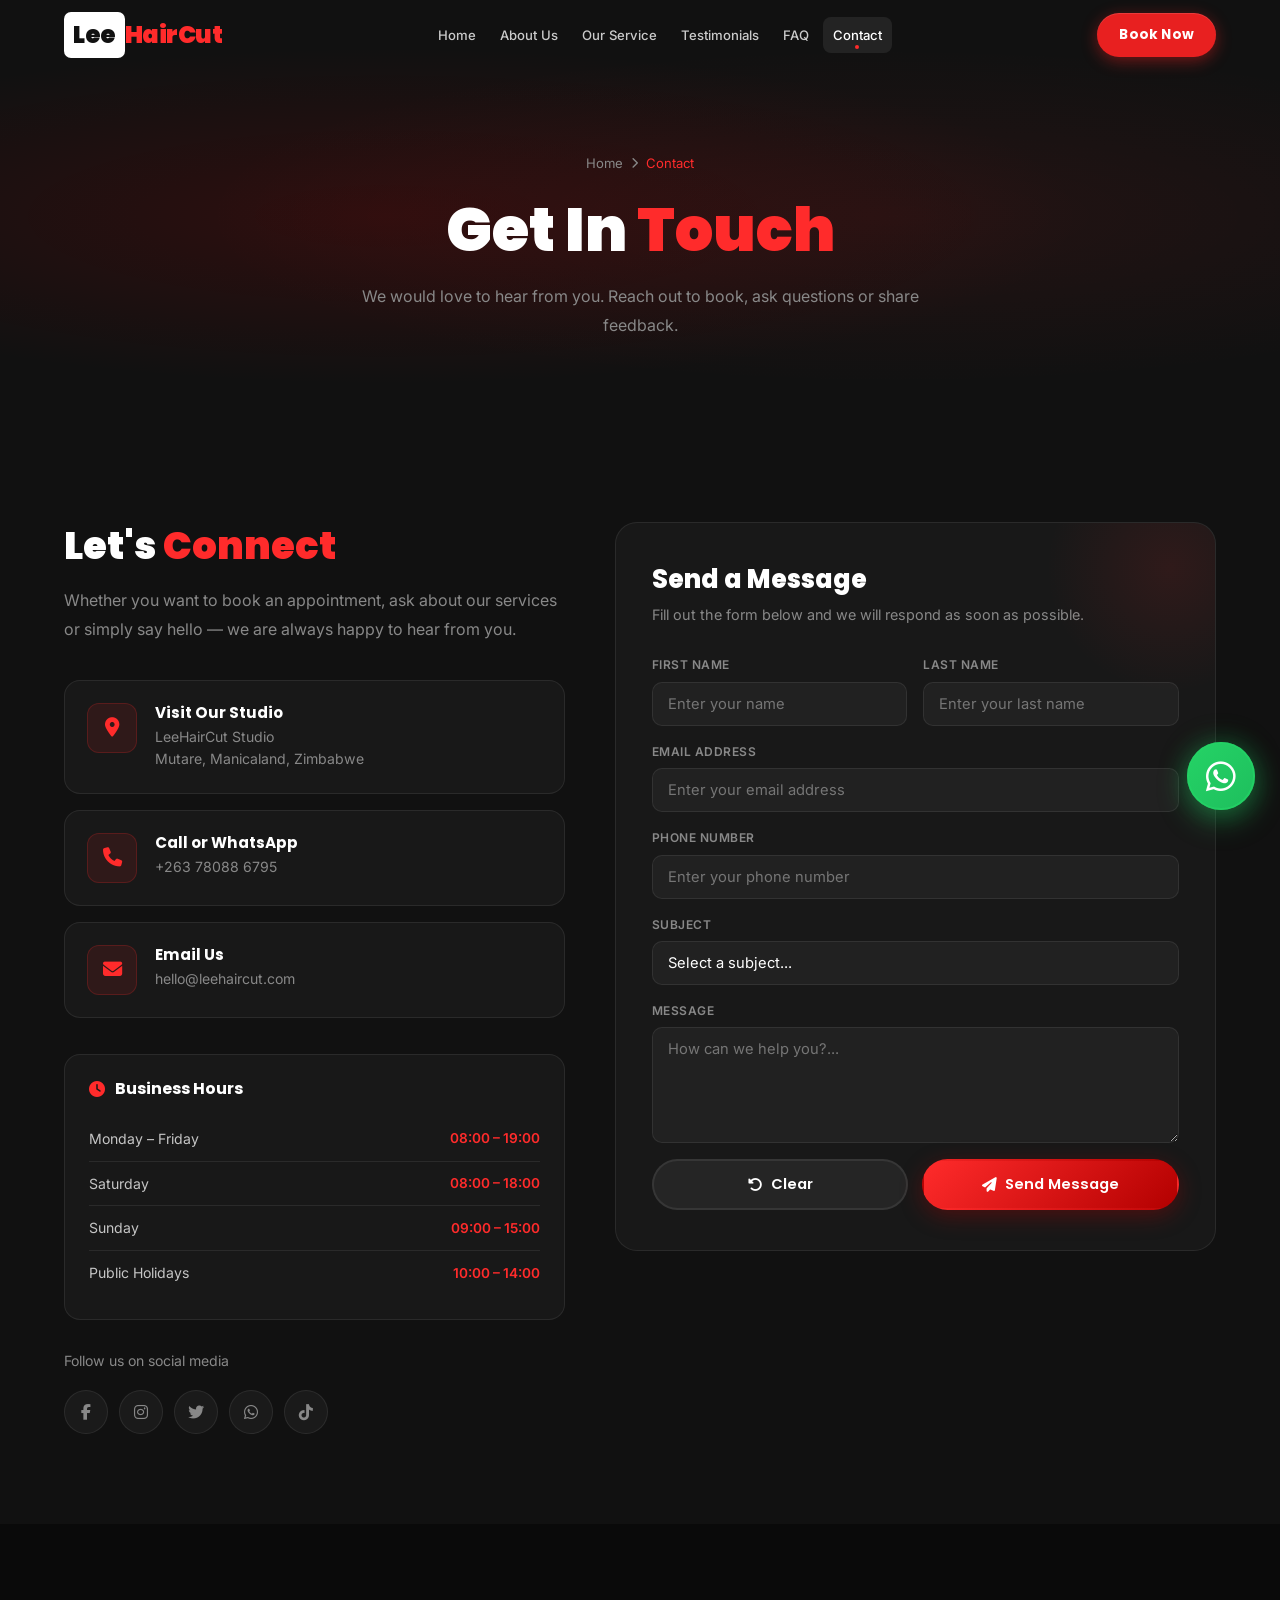
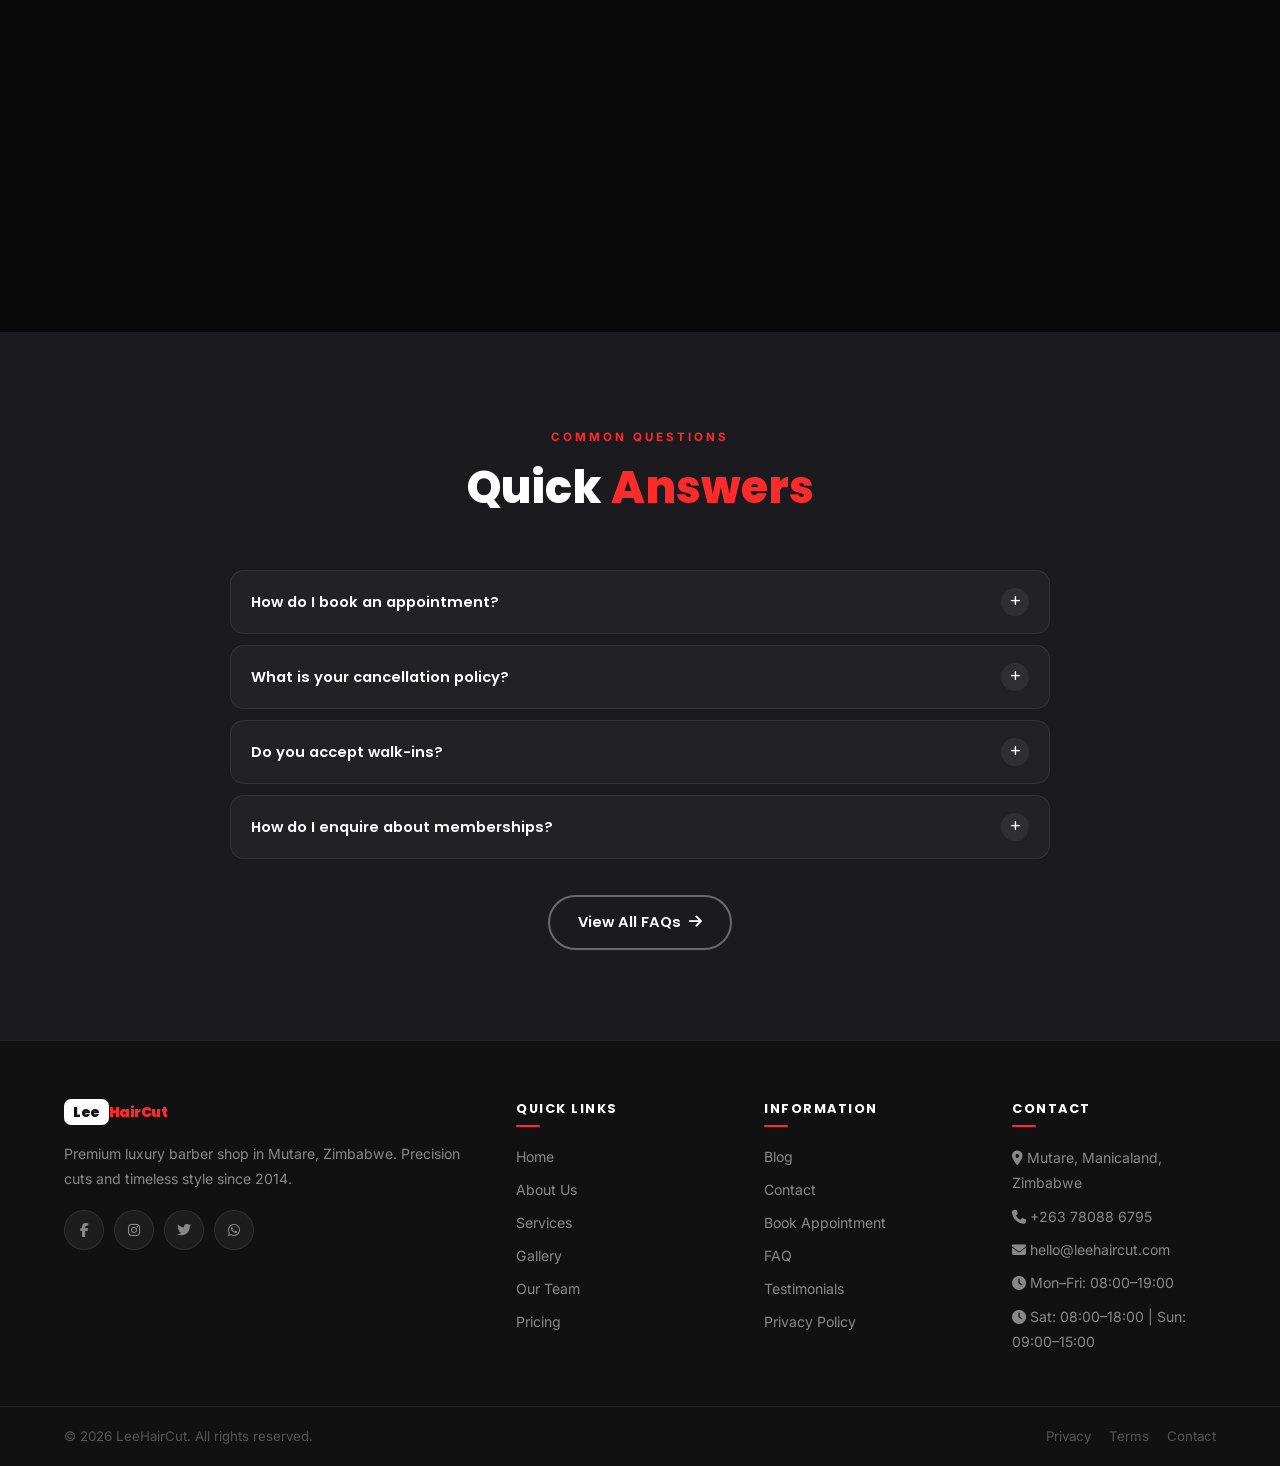
<file: pages/contact.html>
<!DOCTYPE html>
<html lang="en">
<head>
  <meta charset="UTF-8"/>
  <!-- FAVICONS -->
  <link rel="icon" type="image/svg+xml" href="../favicon.svg"/>
  <link rel="icon" type="image/png" sizes="32x32" href="../favicon-32x32.png"/>
  <link rel="icon" type="image/png" sizes="16x16" href="../favicon-16x16.png"/>
  <link rel="apple-touch-icon" sizes="180x180" href="../apple-touch-icon.png"/>
  <link rel="manifest" href="../site.webmanifest"/>
  <meta name="theme-color" content="#b30000"/>
<meta name="viewport" content="width=device-width,initial-scale=1.0"/>
  <title>Contact — LeeHairCut | Get In Touch Mutare</title>
  
  
  
  
  <style>
    .contact-layout { 
      display:grid; 
      grid-template-columns:1fr 1.2fr; 
      gap:50px; 
      align-items:start;
    }
    .contact-info-wrap h2 { 
      font-size:clamp(1.8rem,3vw,2.4rem);
      font-weight:900;
      margin-bottom:16px;
    }
    .contact-info-wrap h2 span { color:var(--red-bright); }
    .contact-info-wrap > p { 
      color:var(--gray); 
      line-height:1.8; 
      margin-bottom:36px;
    }
    .contact-cards { 
      display:flex; 
      flex-direction:column;
      gap:16px; 
      margin-bottom:36px;
    }
    .contact-card { 
      display:flex; 
      align-items:flex-start;
      gap:18px; 
      padding:22px 22px;
      background:rgba(255,255,255,0.03);
      border:1px solid var(--glass-border); 
      border-radius:16px; 
      transition:var(--transition);
    }
    .contact-card:hover { 
      border-color:rgba(255,43,43,0.25); 
      transform:translateX(6px);
    }
    .cc-icon { 
      width:50px; 
      height:50px; 
      background:rgba(255,43,43,0.1); 
      border:1px solid rgba(255,43,43,0.2);
      border-radius:12px; 
      display:flex;
      align-items:center;
      justify-content:center;
      font-size:1.2rem; 
      color:var(--red-bright);
      flex-shrink:0;
    }
    .cc-text h4 { 
      font-size:0.95rem; 
      font-weight:700; 
      margin-bottom:4px;
    }
    .cc-text p { 
      font-size:0.88rem;
      color:var(--gray); 
      line-height:1.6; 
      margin:0;
    }
    .cc-text a { 
      color:var(--gray); 
      transition:var(--transition);
    }
    .cc-text a:hover { color:var(--red-bright); }
    .social-bar { display:flex; gap:12px; }
    .soc-btn { 
      width:44px; 
      height:44px; 
      background:rgba(255,255,255,0.04); 
      border:1px solid var(--glass-border);
      border-radius:12px; 
      display:flex; 
      align-items:center; 
      justify-content:center; 
      font-size:1rem; 
      color:var(--gray); 
      transition:var(--transition);
    }
    .soc-btn:hover { 
      background:var(--red);
      border-color:var(--red);
      color:#fff; 
      transform:translateY(-3px);
    }
    .contact-form-wrap { 
      background:rgba(255,255,255,0.03);
      border:1px solid var(--glass-border);
      border-radius:22px; 
      padding:40px 36px; 
      position:relative; 
      overflow:hidden;
    }
    .contact-form-wrap::before { 
      content:''; 
      position:absolute; 
      top:-80px; 
      right:-80px; 
      width:250px; 
      height:250px; 
      background:radial-gradient(circle,rgba(255,43,43,0.1),transparent 70%); 
      pointer-events:none;
    }
    .contact-form-wrap h2 { 
      font-size:1.6rem; 
      font-weight:800; 
      margin-bottom:8px;
    }
    .contact-form-wrap > p { 
      color:var(--gray); 
      font-size:0.9rem; 
      margin-bottom:28px;
    }
    .form-btns { 
      display:flex; 
      gap:14px;
    }
    .form-btns .btn { 
      flex:1; 
      justify-content:center;
    }
    .hours-block { 
      background:rgba(255,255,255,0.03);
      border:1px solid var(--glass-border);
      border-radius:16px; 
      padding:24px;
    }
    .hours-block h4 { 
      font-size:1rem; 
      font-weight:700; 
      margin-bottom:18px; 
      display:flex; 
      align-items:center; 
      gap:10px;
    }
    .hours-block h4 i { color:var(--red-bright); }
    .hours-row { 
      display:flex; 
      justify-content:space-between; 
      align-items:center; 
      padding:10px 0; 
      border-bottom:1px solid var(--glass-border);
      font-size:0.88rem;
    }
    .hours-row:last-child { border-bottom:none; }
    .hours-row .day { color:rgba(255,255,255,0.75); }
    .hours-row .time { 
      color:var(--red-bright); 
      font-weight:600; 
      font-size:0.85rem;
    }
    .map-section { margin-top:0; }
    .map-section iframe { 
      width:100%; 
      height:400px; 
      border:0; 
      border-radius:0; 
      filter:grayscale(80%) contrast(105%); 
    }
    @media(max-width:992px){ .contact-layout{grid-template-columns:1fr;} }
    @media(max-width:640px){ .contact-form-wrap{padding:28px 22px;} .form-btns{flex-direction:column;} }
  </style>
  <link href="https://fonts.googleapis.com/css2?family=Poppins:wght@300;400;500;600;700;800;900&family=Inter:wght@300;400;500;600&display=swap" rel="stylesheet"/>

  <link rel="stylesheet" href="https://cdnjs.cloudflare.com/ajax/libs/font-awesome/6.5.0/css/all.min.css"/>
  
  <link rel="stylesheet" href="../css/shared.css"/>
  <link rel="stylesheet" href="../css/navbar.css"/>
  <link rel="stylesheet" href="../css/pages.css"/>
  <link rel="stylesheet" href="../css/fixes.css"/>
</head>
<body>
<nav class="navbar" id="navbar">

  <!-- Logo — far left -->
  <a href="../index.html" class="logo">
    <span class="logo-main">Lee</span><span class="logo-accent">HairCut</span>
  </a>

  <!-- Nav links — centred -->
  <ul class="nav-links" id="navLinks">
    <div class="nav-close" id="navClose"><i class="fa-solid fa-xmark"></i></div>
    <li><a href="../index.html">Home</a></li>
    <li><a href="about.html">About Us</a></li>
    <li><a href="services.html">Our Service</a></li>
    <li><a href="testimonials.html">Testimonials</a></li>
    <li><a href="faq.html">FAQ</a></li>
    <li><a href="contact.html" class="active">Contact</a></li>
    <!-- Mobile only: Book Now inside drawer -->
    <li class="nav-book-item">
      <a href="booking.html" class="nav-book-btn">Book Now</a>
    </li>
  </ul>

  <!-- Book Now — far right (desktop) -->
  <a href="booking.html" class="nav-book-btn" aria-label="Book an appointment">Book Now</a>

  <!-- Hamburger (mobile) -->
  <div class="menu-toggle" id="menuToggle" aria-label="Toggle menu" role="button" tabindex="0">
    <span></span><span></span><span></span>
  </div>

</nav>
<div class="nav-overlay" id="navOverlay"></div>

<div class="page-hero">
  <div class="page-hero-content">
    <div class="breadcrumb"><a href="../index.html">Home</a><i class="fa-solid fa-chevron-right" style="font-size:.7rem"></i><span>Contact</span></div>
    <h1>Get In <span>Touch</span></h1>
    <p>We would love to hear from you. Reach out to book, ask questions or share feedback.</p>
  </div>
</div>

<section class="section section-dark">
  <div class="contact-layout">
    <div class="contact-info-wrap fade-left">
      <h2>Let's <span>Connect</span></h2>
      <p>Whether you want to book an appointment, ask about our services or simply say hello — we are always happy to hear from you.</p>
      <div class="contact-cards">
        <div class="contact-card">
          <div class="cc-icon"><i class="fa-solid fa-map-marker-alt"></i></div>
          <div class="cc-text"><h4>Visit Our Studio</h4><p>LeeHairCut Studio<br>Mutare, Manicaland, Zimbabwe</p></div>
        </div>
        <div class="contact-card">
          <div class="cc-icon"><i class="fa-solid fa-phone"></i></div>
          <div class="cc-text"><h4>Call or WhatsApp</h4><p><a href="tel:+263780886795">+263 78088 6795</a></p></div>
        </div>
        <div class="contact-card">
          <div class="cc-icon"><i class="fa-solid fa-envelope"></i></div>
          <div class="cc-text"><h4>Email Us</h4><p><a href="mailto:hello@leehaircut.com">hello@leehaircut.com</a></p></div>
        </div>
      </div>
      <div class="hours-block" style="margin-bottom:28px">
        <h4><i class="fa-solid fa-clock"></i> Business Hours</h4>
        <div class="hours-row"><span class="day">Monday – Friday</span><span class="time">08:00 – 19:00</span></div>
        <div class="hours-row"><span class="day">Saturday</span><span class="time">08:00 – 18:00</span></div>
        <div class="hours-row"><span class="day">Sunday</span><span class="time">09:00 – 15:00</span></div>
        <div class="hours-row"><span class="day">Public Holidays</span><span class="time">10:00 – 14:00</span></div>
      </div>
      <p style="color:var(--gray);font-size:0.88rem;margin-bottom:16px">Follow us on social media</p>
      <div class="social-bar">
        <a href="#" class="soc-btn" style="border-radius:50%" aria-label="Facebook"><i class="fab fa-facebook-f"></i></a>
        <a href="#" class="soc-btn" style="border-radius:50%" aria-label="Instagram"><i class="fab fa-instagram"></i></a>
        <a href="#" class="soc-btn" style="border-radius:50%" aria-label="Twitter"><i class="fab fa-twitter"></i></a>
        <a href="https://wa.me/263780886795" class="soc-btn" style="border-radius:50%" aria-label="WhatsApp"><i class="fab fa-whatsapp"></i></a>
        <a href="#" class="soc-btn" style="border-radius:50%" aria-label="TikTok"><i class="fab fa-tiktok"></i></a>
      </div>
    </div>

    <div class="contact-form-wrap fade-right">
      <h2>Send a Message</h2>
      <p>Fill out the form below and we will respond as soon as possible.</p>
      <form class="styled-form" id="contactForm">
        <div class="form-row">
          <div class="form-group"><label>First Name</label><input type="text" placeholder="Enter your name" required/></div>
          <div class="form-group"><label>Last Name</label><input type="text" placeholder="Enter your last name" required/></div>
        </div>
        <div class="form-group"><label>Email Address</label><input type="email" placeholder="Enter your email address" required/></div>
        <div class="form-group"><label>Phone Number</label><input type="tel" placeholder="Enter your phone number" required/></div>
        <div class="form-group">
          <label>Subject</label>
          <select>
            <option value="">Select a subject...</option>
            <option>Book an Appointment</option>
            <option>Service Enquiry</option>
            <option>Pricing Information</option>
            <option>Membership Enquiry</option>
            <option>Feedback</option>
            <option>Career Opportunity</option>
            <option>Other</option>
          </select>
        </div>
        <div class="form-group"><label>Message</label><textarea rows="5" placeholder="How can we help you?..." required></textarea></div>
        <div class="form-btns">
          <button type="reset" class="btn btn-dark"><i class="fa-solid fa-rotate-left"></i> Clear</button>
          <button type="submit" class="btn btn-primary"><i class="fa-solid fa-paper-plane"></i> Send Message</button>
        </div>
      </form>
    </div>
  </div>
</section>

<!-- MAP -->
<div class="map-section">
  <iframe src="https://maps.google.com/maps?q=Mutare+Zimbabwe&t=&z=13&ie=UTF8&iwloc=&output=embed" loading="lazy" title="LeeHairCut Mutare Location"></iframe>
</div>

<!-- FAQ TEASER -->
<section class="section section-darker">
  <div class="section-header center fade-up">
    <span class="section-label">Common Questions</span>
    <h2>Quick <span>Answers</span></h2>
  </div>
  <div class="faq-list">
    <div class="faq-item"><button class="faq-question">How do I book an appointment? <span class="faq-icon"><i class="fa-solid fa-plus"></i></span></button><div class="faq-answer"><p>You can book online using our booking page, send us a WhatsApp message on +263 78088 6795, or simply walk in during business hours.</p></div></div>
    <div class="faq-item"><button class="faq-question">What is your cancellation policy? <span class="faq-icon"><i class="fa-solid fa-plus"></i></span></button><div class="faq-answer"><p>We ask that you cancel or reschedule at least 2 hours before your appointment time. This allows us to offer your slot to another client.</p></div></div>
    <div class="faq-item"><button class="faq-question">Do you accept walk-ins? <span class="faq-icon"><i class="fa-solid fa-plus"></i></span></button><div class="faq-answer"><p>Yes, walk-ins are always welcome. However, we recommend booking in advance to guarantee your preferred time and barber.</p></div></div>
    <div class="faq-item"><button class="faq-question">How do I enquire about memberships? <span class="faq-icon"><i class="fa-solid fa-plus"></i></span></button><div class="faq-answer"><p>Send us a message using the form above or contact us on WhatsApp and our team will provide full membership details and help you choose the best plan.</p></div></div>
  </div>
  <div style="text-align:center;margin-top:36px" class="fade-up">
    <a href="faq.html" class="btn btn-outline">View All FAQs <i class="fa-solid fa-arrow-right"></i></a>
  </div>
</section>

<footer class="footer">
  <div class="footer-inner">
    <div class="footer-col">
      <a href="../index.html" class="logo"><span class="logo-main">Lee</span><span class="logo-accent">HairCut</span></a>
      <p>Premium luxury barber shop in Mutare, Zimbabwe. Precision cuts and timeless style since 2014.</p>
      <div class="footer-socials">
        <a href="#" aria-label="Facebook"><i class="fab fa-facebook-f"></i></a>
        <a href="#" aria-label="Instagram"><i class="fab fa-instagram"></i></a>
        <a href="#" aria-label="Twitter"><i class="fab fa-twitter"></i></a>
        <a href="https://wa.me/263780886795" aria-label="WhatsApp"><i class="fab fa-whatsapp"></i></a>
      </div>
    </div>
    <div class="footer-col">
      <h4>Quick Links</h4>
      <a href="../index.html">Home</a>
      <a href="about.html">About Us</a>
      <a href="services.html">Services</a>
      <a href="gallery.html">Gallery</a>
      <a href="team.html">Our Team</a>
      <a href="pricing.html">Pricing</a>
    </div>
    <div class="footer-col">
      <h4>Information</h4>
      <a href="blog.html">Blog</a>
      <a href="contact.html" class="active">Contact</a>
      <a href="booking.html">Book Appointment</a>
      <a href="faq.html">FAQ</a>
      <a href="testimonials.html">Testimonials</a>
      <a href="privacy.html">Privacy Policy</a>
    </div>
    <div class="footer-col">
      <h4>Contact</h4>
      <p><i class="fas fa-map-marker-alt"></i> Mutare, Manicaland, Zimbabwe</p>
      <p><i class="fas fa-phone"></i> +263 78088 6795</p>
      <p><i class="fas fa-envelope"></i> hello@leehaircut.com</p>
      <p><i class="fas fa-clock"></i> Mon–Fri: 08:00–19:00</p>
      <p><i class="fas fa-clock"></i> Sat: 08:00–18:00 | Sun: 09:00–15:00</p>
    </div>
  </div>
  <div class="footer-bottom">
    <p>&copy; 2026 LeeHairCut. All rights reserved.</p>
    <div class="footer-bottom-links">
      <a href="privacy.html">Privacy</a>
      <a href="terms.html">Terms</a>
      <a href="contact.html" class="active">Contact</a>
    </div>
  </div>
</footer>

<script src="../js/shared.js"></script>
<a href="https://wa.me/263780886795?text=Hello%20I%20need%20help" class="float-whatsapp" target="_blank" rel="noopener noreferrer" aria-label="Chat on WhatsApp">
  <i class="fab fa-whatsapp"></i>
  <span class="wa-tooltip">Chat on WhatsApp</span>
</a>
<button class="back-top" aria-label="Back to top"><i class="fa-solid fa-chevron-up"></i></button>
</body>
</html>
</file>
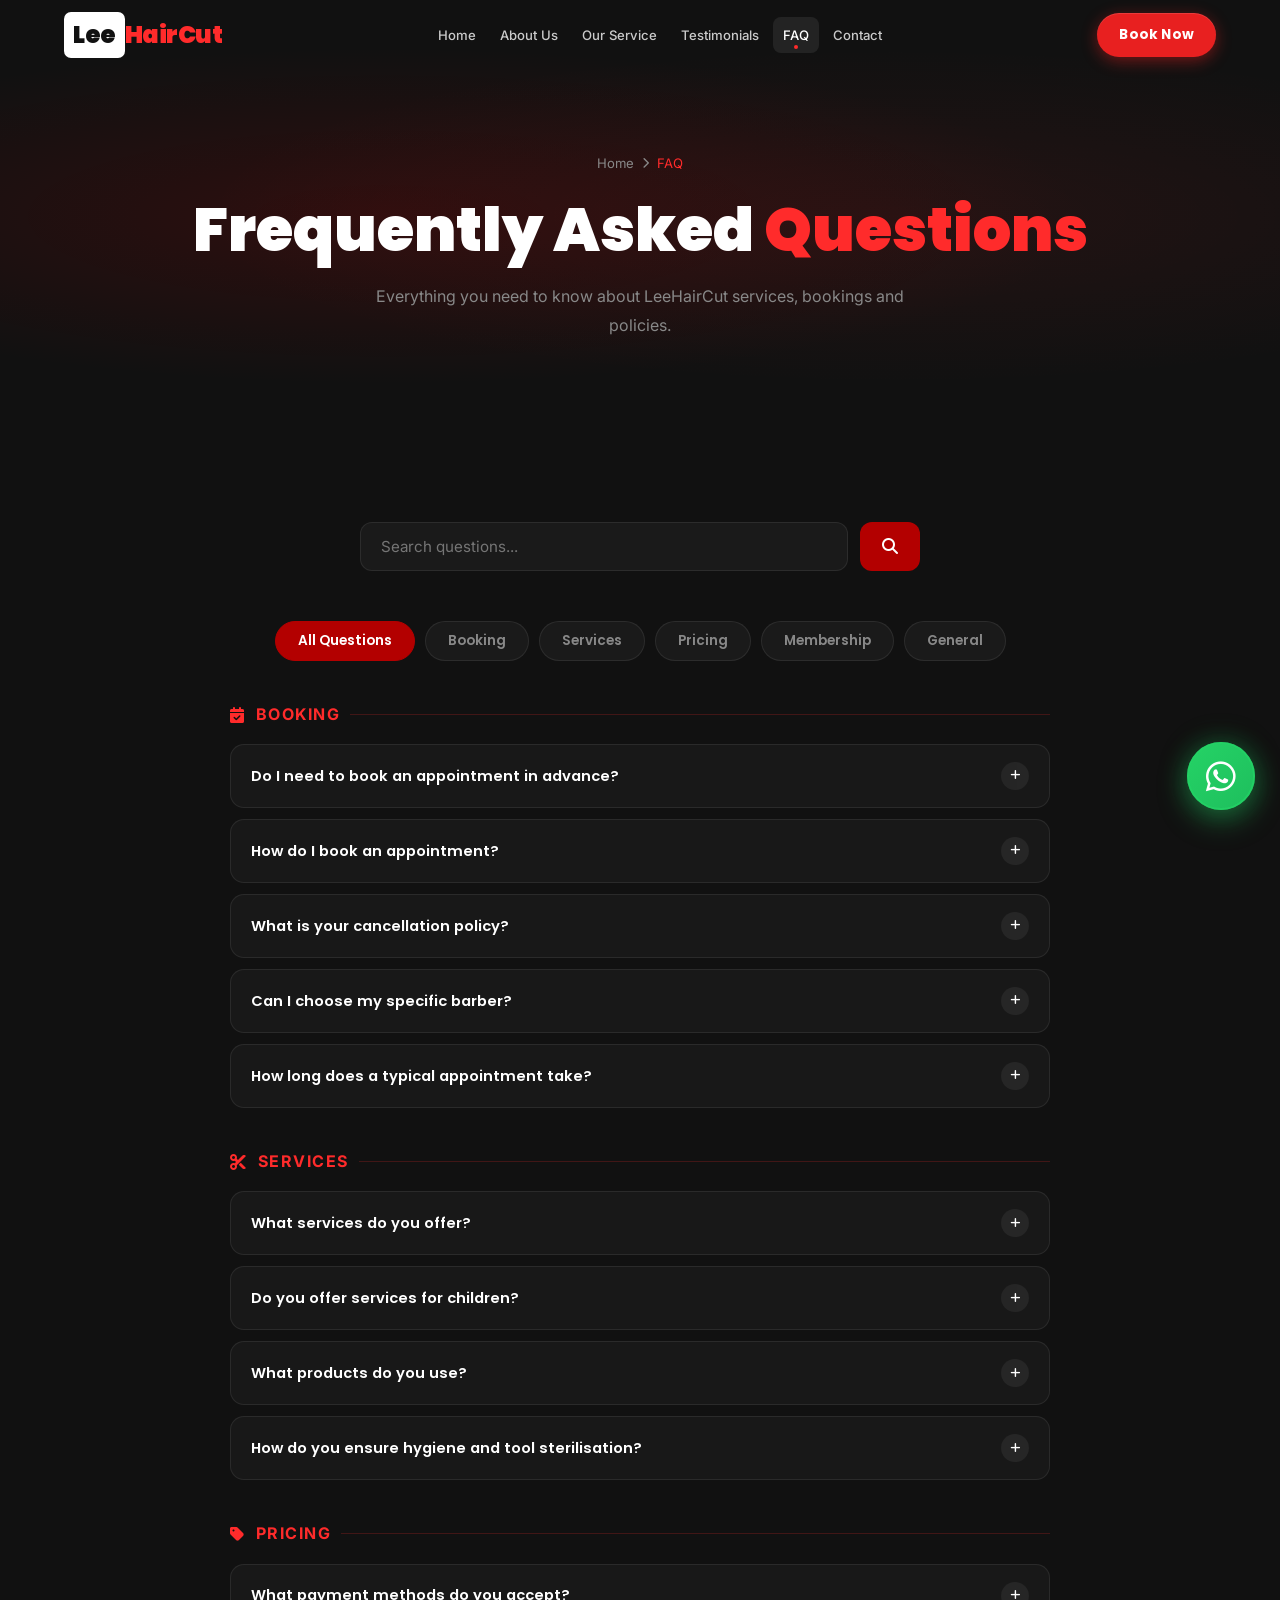
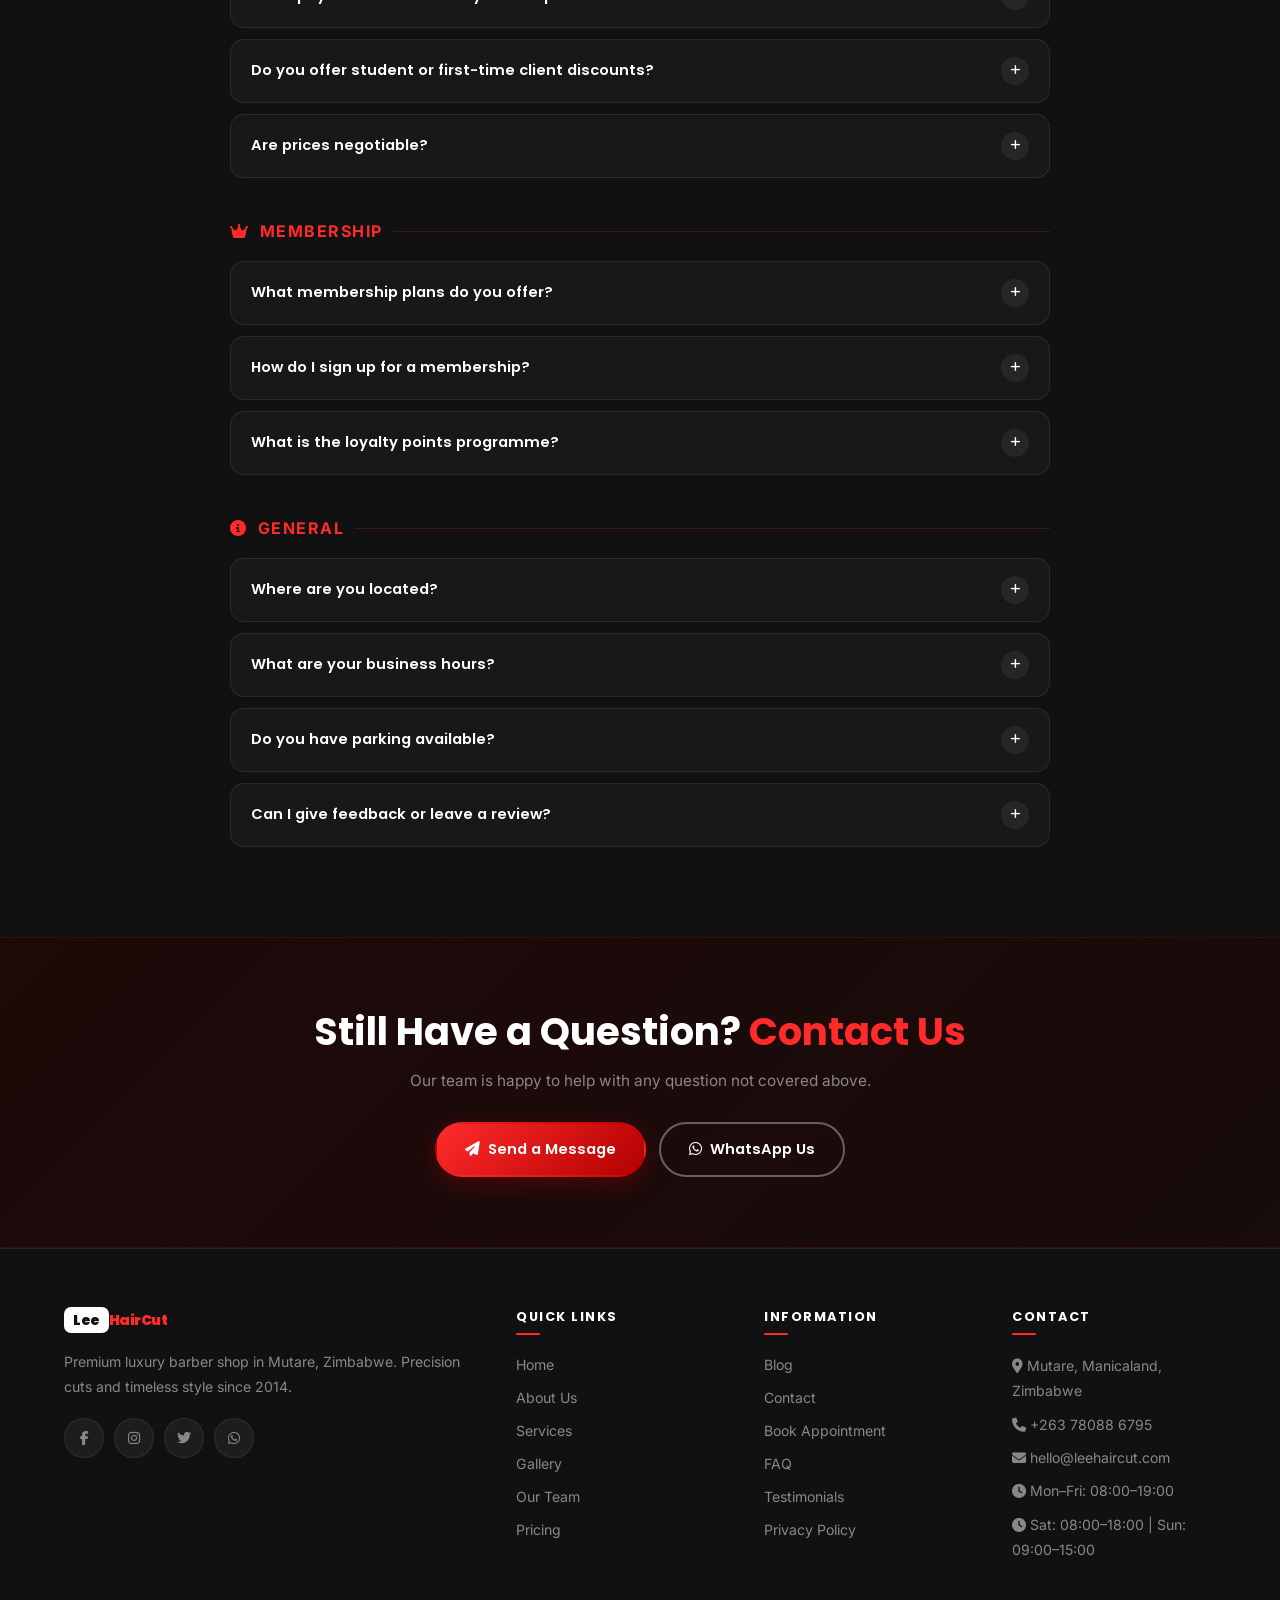
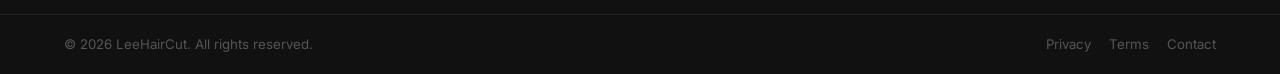
<file: pages/faq.html>
<!DOCTYPE html>
<html lang="en">
<head>
  <meta charset="UTF-8"/>
  <!-- FAVICONS -->
  <link rel="icon" type="image/svg+xml" href="../favicon.svg"/>
  <link rel="icon" type="image/png" sizes="32x32" href="../favicon-32x32.png"/>
  <link rel="icon" type="image/png" sizes="16x16" href="../favicon-16x16.png"/>
  <link rel="apple-touch-icon" sizes="180x180" href="../apple-touch-icon.png"/>
  <link rel="manifest" href="../site.webmanifest"/>
  <meta name="theme-color" content="#b30000"/>
<meta name="viewport" content="width=device-width,initial-scale=1.0"/>
  <title>FAQ — LeeHairCut | Frequently Asked Questions</title>
  
  
  
  
  <style>
    .faq-search-bar { 
      max-width:560px; 
      margin:0 auto 50px; 
      display:flex; 
      gap:12px;
    }
    .faq-search-bar input { 
      flex:1; 
      padding:14px 20px; 
      background:rgba(255,255,255,0.04);
      border:1px solid var(--glass-border); 
      border-radius:12px; 
      color:#fff; 
      font-size:0.95rem;
      font-family:'Inter',sans-serif;
      transition:var(--transition);
    }
    .faq-search-bar input:focus { 
      outline:none; 
      border-color:var(--red);
    }
    .faq-search-bar button { 
      padding:14px 22px; 
      background:var(--red); 
      border:none; 
      border-radius:12px; 
      color:#fff; 
      cursor:pointer;
      font-size:1rem; 
      transition:var(--transition);
    }
    .faq-search-bar button:hover { background:var(--red-bright); }
    .faq-cats { 
      display:flex; 
      justify-content:center; 
      flex-wrap:wrap; 
      gap:10px; 
      margin-bottom:40px;
    }
    .faq-cat-btn { 
      padding:9px 22px; 
      border-radius:30px;
      background:rgba(255,255,255,0.04);
      border:1px solid var(--glass-border); 
      color:var(--gray);
      font-size:0.85rem; 
      font-weight:600; 
      cursor:pointer; 
      transition:var(--transition);
      font-family:'Poppins',sans-serif;
    }
    .faq-cat-btn.active,.faq-cat-btn:hover { 
      background:var(--red); 
      border-color:var(--red);
      color:#fff;
    }
    .faq-section-title { 
      font-size:1rem; 
      font-weight:700; 
      color:var(--red-bright); 
      text-transform:uppercase; 
      letter-spacing:1.5px; 
      margin:40px 0 16px; 
      display:flex; 
      align-items:center; 
      gap:10px;
    }
    .faq-section-title::after { 
      content:''; 
      flex:1; 
      height:1px; 
      background:rgba(255,43,43,0.2);
    }
    .no-results { 
      text-align:center; 
      padding:60px 20px; 
      color:var(--gray); 
      display:none;
    }
    .no-results i { 
      font-size:3rem; 
      color:rgba(255,255,255,0.1); 
      margin-bottom:16px; 
      display:block;
    }
  </style>
  <link href="https://fonts.googleapis.com/css2?family=Poppins:wght@300;400;500;600;700;800;900&family=Inter:wght@300;400;500;600&display=swap" rel="stylesheet"/>

  <link rel="stylesheet" href="https://cdnjs.cloudflare.com/ajax/libs/font-awesome/6.5.0/css/all.min.css"/>
  
  <link rel="stylesheet" href="../css/shared.css"/>
  <link rel="stylesheet" href="../css/navbar.css"/>
  <link rel="stylesheet" href="../css/pages.css"/>
  <link rel="stylesheet" href="../css/fixes.css"/>
</head>
<body>
<nav class="navbar" id="navbar">

  <!-- Logo — far left -->
  <a href="../index.html" class="logo">
    <span class="logo-main">Lee</span><span class="logo-accent">HairCut</span>
  </a>

  <!-- Nav links — centred -->
  <ul class="nav-links" id="navLinks">
    <div class="nav-close" id="navClose"><i class="fa-solid fa-xmark"></i></div>
    <li><a href="../index.html">Home</a></li>
    <li><a href="about.html">About Us</a></li>
    <li><a href="services.html">Our Service</a></li>
    <li><a href="testimonials.html">Testimonials</a></li>
    <li><a href="faq.html" class="active">FAQ</a></li>
    <li><a href="contact.html">Contact</a></li>
    <!-- Mobile only: Book Now inside drawer -->
    <li class="nav-book-item">
      <a href="booking.html" class="nav-book-btn">Book Now</a>
    </li>
  </ul>

  <!-- Book Now — far right (desktop) -->
  <a href="booking.html" class="nav-book-btn" aria-label="Book an appointment">Book Now</a>

  <!-- Hamburger (mobile) -->
  <div class="menu-toggle" id="menuToggle" aria-label="Toggle menu" role="button" tabindex="0">
    <span></span><span></span><span></span>
  </div>

</nav>
<div class="nav-overlay" id="navOverlay"></div>

<div class="page-hero">
  <div class="page-hero-content">
    <div class="breadcrumb"><a href="../index.html">Home</a><i class="fa-solid fa-chevron-right" style="font-size:.7rem"></i><span>FAQ</span></div>
    <h1>Frequently Asked <span>Questions</span></h1>
    <p>Everything you need to know about LeeHairCut services, bookings and policies.</p>
  </div>
</div>

<section class="section section-dark">
  <div class="faq-search-bar fade-up">
    <input type="text" id="faqSearch" placeholder="Search questions..."/>
    <button><i class="fa-solid fa-magnifying-glass"></i></button>
  </div>
  <div class="faq-cats fade-up">
    <button class="faq-cat-btn active" data-cat="all">All Questions</button>
    <button class="faq-cat-btn" data-cat="booking">Booking</button>
    <button class="faq-cat-btn" data-cat="services">Services</button>
    <button class="faq-cat-btn" data-cat="pricing">Pricing</button>
    <button class="faq-cat-btn" data-cat="membership">Membership</button>
    <button class="faq-cat-btn" data-cat="general">General</button>
  </div>

  <div style="max-width:820px;margin:0 auto">
    <div class="faq-section-title" data-cat-title="booking"><i class="fa-solid fa-calendar-check"></i> Booking</div>
    <div class="faq-list" id="faqContainer">
      <div class="faq-item" data-cat="booking"><button class="faq-question">Do I need to book an appointment in advance? <span class="faq-icon"><i class="fa-solid fa-plus"></i></span></button><div class="faq-answer"><p>Walk-ins are always welcome subject to barber availability. However, we strongly recommend booking in advance — especially for weekends — to guarantee your preferred time slot and barber choice.</p></div></div>
      <div class="faq-item" data-cat="booking"><button class="faq-question">How do I book an appointment? <span class="faq-icon"><i class="fa-solid fa-plus"></i></span></button><div class="faq-answer"><p>You can book through our online booking page, send a WhatsApp message to +263 78088 6795, call us directly, or simply walk in during business hours. Online booking is available 24 hours a day.</p></div></div>
      <div class="faq-item" data-cat="booking"><button class="faq-question">What is your cancellation policy? <span class="faq-icon"><i class="fa-solid fa-plus"></i></span></button><div class="faq-answer"><p>We ask that you cancel or reschedule at least 2 hours before your appointment time. This allows us to offer your slot to another client. Late cancellations and no-shows may result in a cancellation fee.</p></div></div>
      <div class="faq-item" data-cat="booking"><button class="faq-question">Can I choose my specific barber? <span class="faq-icon"><i class="fa-solid fa-plus"></i></span></button><div class="faq-answer"><p>Absolutely. You can request any of our barbers when booking online or over the phone. Subject to their availability on your chosen date and time, we will do our best to accommodate your preference.</p></div></div>
      <div class="faq-item" data-cat="booking"><button class="faq-question">How long does a typical appointment take? <span class="faq-icon"><i class="fa-solid fa-plus"></i></span></button><div class="faq-answer"><p>Service durations vary: Classic Haircut 30 min, Beard Styling 20 min, Hair Spa 45 min, Face Clean-Up 25 min, Standard Package 50 min, Premium Package 90 min, Luxury Package 120 min.</p></div></div>
    </div>

    <div class="faq-section-title" data-cat-title="services"><i class="fa-solid fa-scissors"></i> Services</div>
    <div class="faq-list">
      <div class="faq-item" data-cat="services"><button class="faq-question">What services do you offer? <span class="faq-icon"><i class="fa-solid fa-plus"></i></span></button><div class="faq-answer"><p>We offer Classic Haircuts, Beard Styling, Hair Spa treatments, Face Clean-Up, Hot Towel Shaves, Scalp Massages, Hair Colour, Kids Haircuts, Eyebrow Shaping and various combo packages. View our full services page for details.</p></div></div>
      <div class="faq-item" data-cat="services"><button class="faq-question">Do you offer services for children? <span class="faq-icon"><i class="fa-solid fa-plus"></i></span></button><div class="faq-answer"><p>Yes, we offer a gentle Kids Haircut service for children aged 3 to 12 years at $2.00. Our barbers are patient and experienced with young clients to ensure a comfortable, stress-free experience.</p></div></div>
      <div class="faq-item" data-cat="services"><button class="faq-question">What products do you use? <span class="faq-icon"><i class="fa-solid fa-plus"></i></span></button><div class="faq-answer"><p>We exclusively use premium, internationally certified grooming products that are safe for all hair and skin types. If you have specific allergies or sensitivities, please inform your barber before your service begins.</p></div></div>
      <div class="faq-item" data-cat="services"><button class="faq-question">How do you ensure hygiene and tool sterilisation? <span class="faq-icon"><i class="fa-solid fa-plus"></i></span></button><div class="faq-answer"><p>Every tool — clippers, scissors, combs, razors — is thoroughly cleaned and sterilised using professional barbicide solution after every single client. We maintain the highest hygiene standards at all times.</p></div></div>
    </div>

    <div class="faq-section-title" data-cat-title="pricing"><i class="fa-solid fa-tag"></i> Pricing</div>
    <div class="faq-list">
      <div class="faq-item" data-cat="pricing"><button class="faq-question">What payment methods do you accept? <span class="faq-icon"><i class="fa-solid fa-plus"></i></span></button><div class="faq-answer"><p>We accept Zimbabwe Gold (ZiG), USD cash, EcoCash, OneMoney, and major debit and credit cards. All prices displayed on our website are in USD with ZiG equivalent available at the current official rate.</p></div></div>
      <div class="faq-item" data-cat="pricing"><button class="faq-question">Do you offer student or first-time client discounts? <span class="faq-icon"><i class="fa-solid fa-plus"></i></span></button><div class="faq-answer"><p>We offer a 20% first-visit discount on your Classic Haircut — simply mention it when booking. Student discounts are available with a valid student ID. Ask our team for current promotional offers.</p></div></div>
      <div class="faq-item" data-cat="pricing"><button class="faq-question">Are prices negotiable? <span class="faq-icon"><i class="fa-solid fa-plus"></i></span></button><div class="faq-answer"><p>Our published prices are fixed and reflect the quality of service and products we use. However, we regularly run promotional offers and our membership plans offer excellent ongoing savings.</p></div></div>
    </div>

    <div class="faq-section-title" data-cat-title="membership"><i class="fa-solid fa-crown"></i> Membership</div>
    <div class="faq-list">
      <div class="faq-item" data-cat="membership"><button class="faq-question">What membership plans do you offer? <span class="faq-icon"><i class="fa-solid fa-plus"></i></span></button><div class="faq-answer"><p>We offer Silver (monthly at $25), Gold (quarterly at $65) and Platinum (annual at $200) membership plans. Each tier includes increasing levels of discounts, priority booking and exclusive benefits.</p></div></div>
      <div class="faq-item" data-cat="membership"><button class="faq-question">How do I sign up for a membership? <span class="faq-icon"><i class="fa-solid fa-plus"></i></span></button><div class="faq-answer"><p>Contact us via WhatsApp, email or visit us in-store to discuss and sign up for a membership plan. Our team will walk you through the benefits and help you choose the best plan for your grooming needs.</p></div></div>
      <div class="faq-item" data-cat="membership"><button class="faq-question">What is the loyalty points programme? <span class="faq-icon"><i class="fa-solid fa-plus"></i></span></button><div class="faq-answer"><p>Loyalty points are earned on every appointment, referral and review you submit. Points can be redeemed for service discounts or free add-on treatments. Membership tiers earn points at a multiplied rate.</p></div></div>
    </div>

    <div class="faq-section-title" data-cat-title="general"><i class="fa-solid fa-circle-info"></i> General</div>
    <div class="faq-list">
      <div class="faq-item" data-cat="general"><button class="faq-question">Where are you located? <span class="faq-icon"><i class="fa-solid fa-plus"></i></span></button><div class="faq-answer"><p>LeeHairCut Studio is located in Mutare, Manicaland, Zimbabwe. Refer to the map on our Contact page for directions. You can also use Google Maps to navigate to us.</p></div></div>
      <div class="faq-item" data-cat="general"><button class="faq-question">What are your business hours? <span class="faq-icon"><i class="fa-solid fa-plus"></i></span></button><div class="faq-answer"><p>Monday to Friday: 08:00–19:00. Saturday: 08:00–18:00. Sunday: 09:00–15:00. Public Holidays: 10:00–14:00. Hours may vary on special occasions — follow our social media for updates.</p></div></div>
      <div class="faq-item" data-cat="general"><button class="faq-question">Do you have parking available? <span class="faq-icon"><i class="fa-solid fa-plus"></i></span></button><div class="faq-answer"><p>Yes, there is ample parking available in the vicinity of our studio. Please contact us for specific directions and parking guidance when visiting for the first time.</p></div></div>
      <div class="faq-item" data-cat="general"><button class="faq-question">Can I give feedback or leave a review? <span class="faq-icon"><i class="fa-solid fa-plus"></i></span></button><div class="faq-answer"><p>We absolutely encourage and welcome all feedback. You can leave a review via Google, or contact us directly on WhatsApp or email. Your feedback helps us continuously improve our service.</p></div></div>
    </div>

    <div class="no-results" id="noResults">
      <i class="fa-solid fa-magnifying-glass"></i>
      <p>No questions found matching your search. Try different keywords or <a href="contact.html" style="color:var(--red-bright)">contact us directly</a>.</p>
    </div>
  </div>
</section>

<div class="cta-strip fade-up">
  <h2>Still Have a Question? <span style="color:var(--red-bright)">Contact Us</span></h2>
  <p>Our team is happy to help with any question not covered above.</p>
  <div class="cta-btns">
    <a href="contact.html" class="btn btn-primary"><i class="fa-solid fa-paper-plane"></i> Send a Message</a>
    <a href="https://wa.me/263780886795" target="_blank" class="btn btn-outline"><i class="fab fa-whatsapp"></i> WhatsApp Us</a>
  </div>
</div>

<footer class="footer">
  <div class="footer-inner">
    <div class="footer-col">
      <a href="../index.html" class="logo"><span class="logo-main">Lee</span><span class="logo-accent">HairCut</span></a>
      <p>Premium luxury barber shop in Mutare, Zimbabwe. Precision cuts and timeless style since 2014.</p>
      <div class="footer-socials">
        <a href="#" aria-label="Facebook"><i class="fab fa-facebook-f"></i></a>
        <a href="#" aria-label="Instagram"><i class="fab fa-instagram"></i></a>
        <a href="#" aria-label="Twitter"><i class="fab fa-twitter"></i></a>
        <a href="https://wa.me/263780886795" aria-label="WhatsApp"><i class="fab fa-whatsapp"></i></a>
      </div>
    </div>
    <div class="footer-col">
      <h4>Quick Links</h4>
      <a href="../index.html">Home</a>
      <a href="about.html">About Us</a>
      <a href="services.html">Services</a>
      <a href="gallery.html">Gallery</a>
      <a href="team.html">Our Team</a>
      <a href="pricing.html">Pricing</a>
    </div>
    <div class="footer-col">
      <h4>Information</h4>
      <a href="blog.html">Blog</a>
      <a href="contact.html">Contact</a>
      <a href="booking.html">Book Appointment</a>
      <a href="faq.html">FAQ</a>
      <a href="testimonials.html">Testimonials</a>
      <a href="privacy.html">Privacy Policy</a>
    </div>
    <div class="footer-col">
      <h4>Contact</h4>
      <p><i class="fas fa-map-marker-alt"></i> Mutare, Manicaland, Zimbabwe</p>
      <p><i class="fas fa-phone"></i> +263 78088 6795</p>
      <p><i class="fas fa-envelope"></i> hello@leehaircut.com</p>
      <p><i class="fas fa-clock"></i> Mon–Fri: 08:00–19:00</p>
      <p><i class="fas fa-clock"></i> Sat: 08:00–18:00 | Sun: 09:00–15:00</p>
    </div>
  </div>
  <div class="footer-bottom">
    <p>&copy; 2026 LeeHairCut. All rights reserved.</p>
    <div class="footer-bottom-links">
      <a href="privacy.html">Privacy</a>
      <a href="terms.html">Terms</a>
      <a href="contact.html">Contact</a>
    </div>
  </div>
</footer>

<script src="../js/shared.js"></script>
<script>
  // Category filter
  document.querySelectorAll('.faq-cat-btn').forEach(btn => {
    btn.addEventListener('click', () => {
      document.querySelectorAll('.faq-cat-btn').forEach(b => b.classList.remove('active'));
      btn.classList.add('active');
      const cat = btn.dataset.cat;
      document.querySelectorAll('.faq-item').forEach(item => {
        item.style.display = (cat === 'all' || item.dataset.cat === cat) ? 'block' : 'none';
      });
      document.querySelectorAll('[data-cat-title]').forEach(title => {
        title.style.display = (cat === 'all' || title.dataset.catTitle === cat) ? 'flex' : 'none';
      });
    });
  });

  // Search
  document.getElementById('faqSearch').addEventListener('input', function() {
    const q = this.value.toLowerCase();
    let found = 0;
    document.querySelectorAll('.faq-item').forEach(item => {
      const text = item.textContent.toLowerCase();
      const show = text.includes(q);
      item.style.display = show ? 'block' : 'none';
      if (show) found++;
    });
    document.getElementById('noResults').style.display = found === 0 ? 'block' : 'none';
  });
</script>
<a href="https://wa.me/263780886795?text=Hello%20I%20need%20help" class="float-whatsapp" target="_blank" rel="noopener noreferrer" aria-label="Chat on WhatsApp">
  <i class="fab fa-whatsapp"></i>
  <span class="wa-tooltip">Chat on WhatsApp</span>
</a>
<button class="back-top" aria-label="Back to top"><i class="fa-solid fa-chevron-up"></i></button>
</body>
</html>
</file>
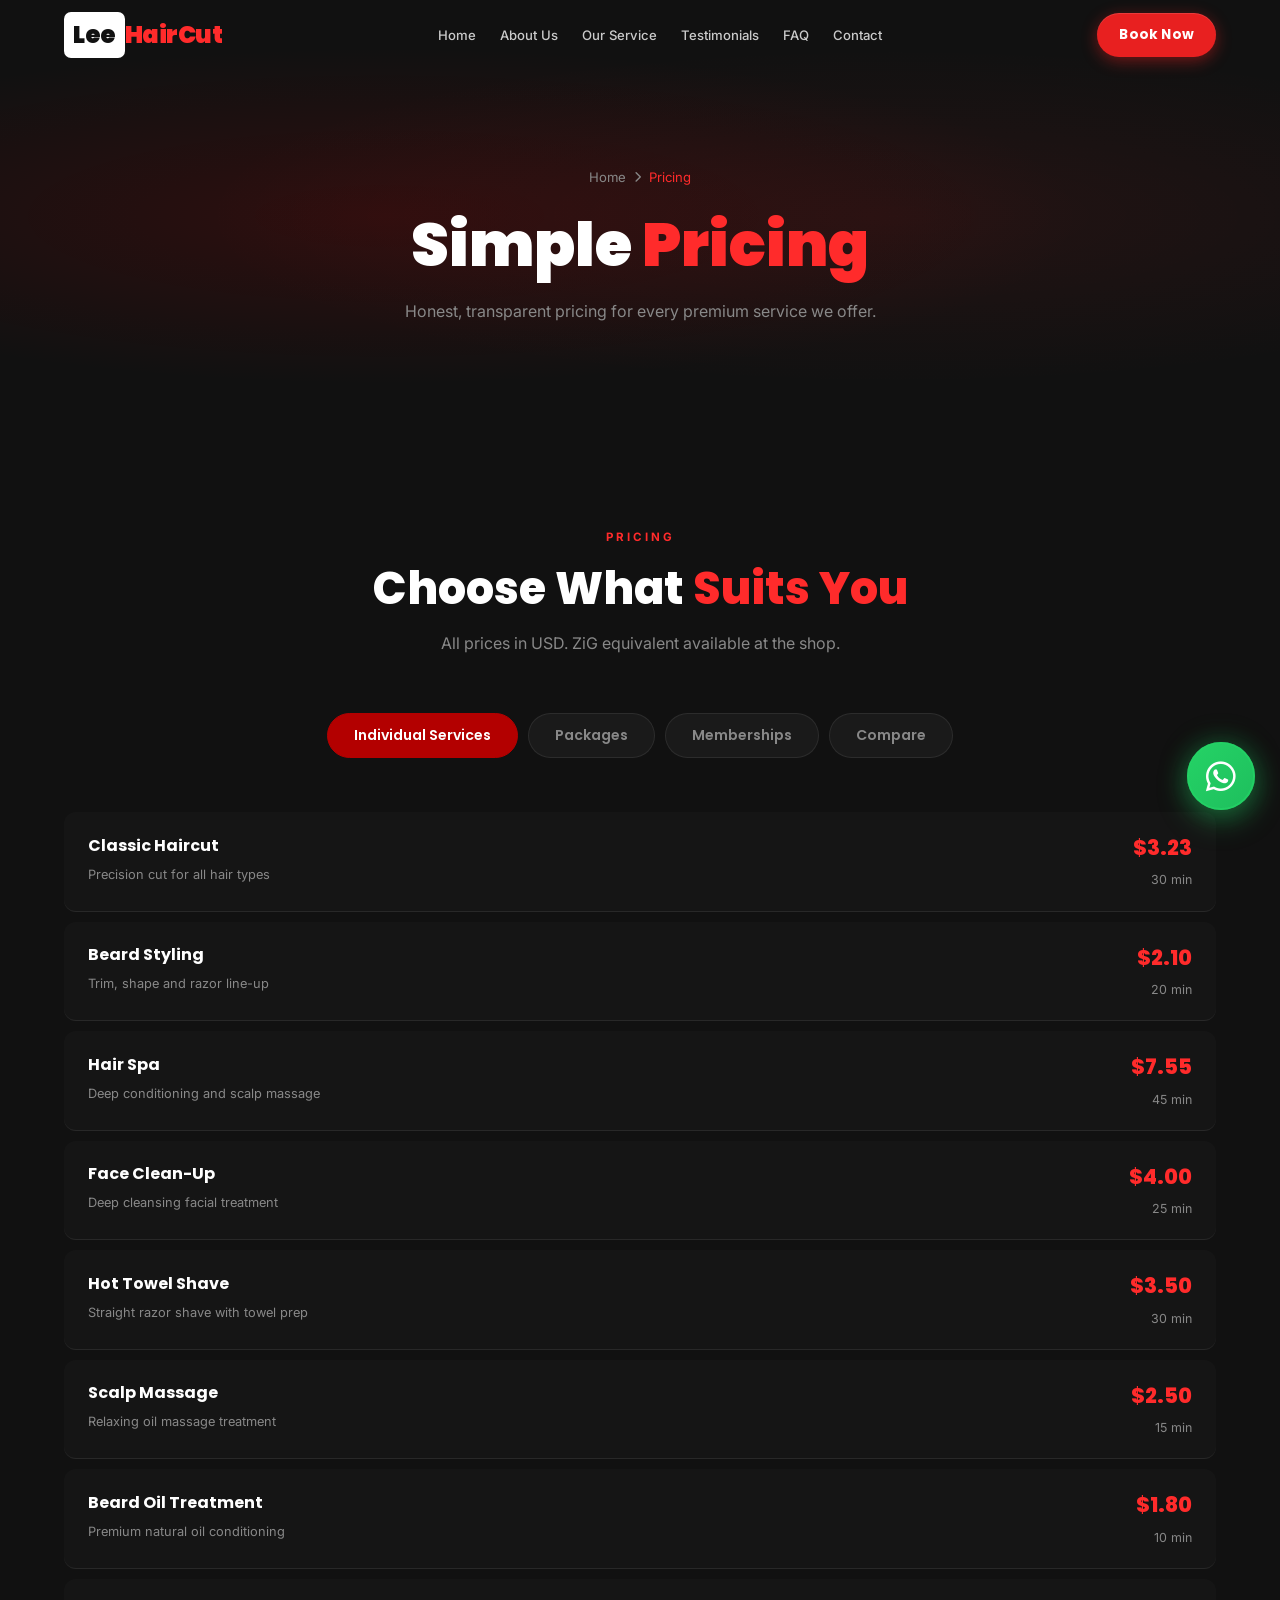
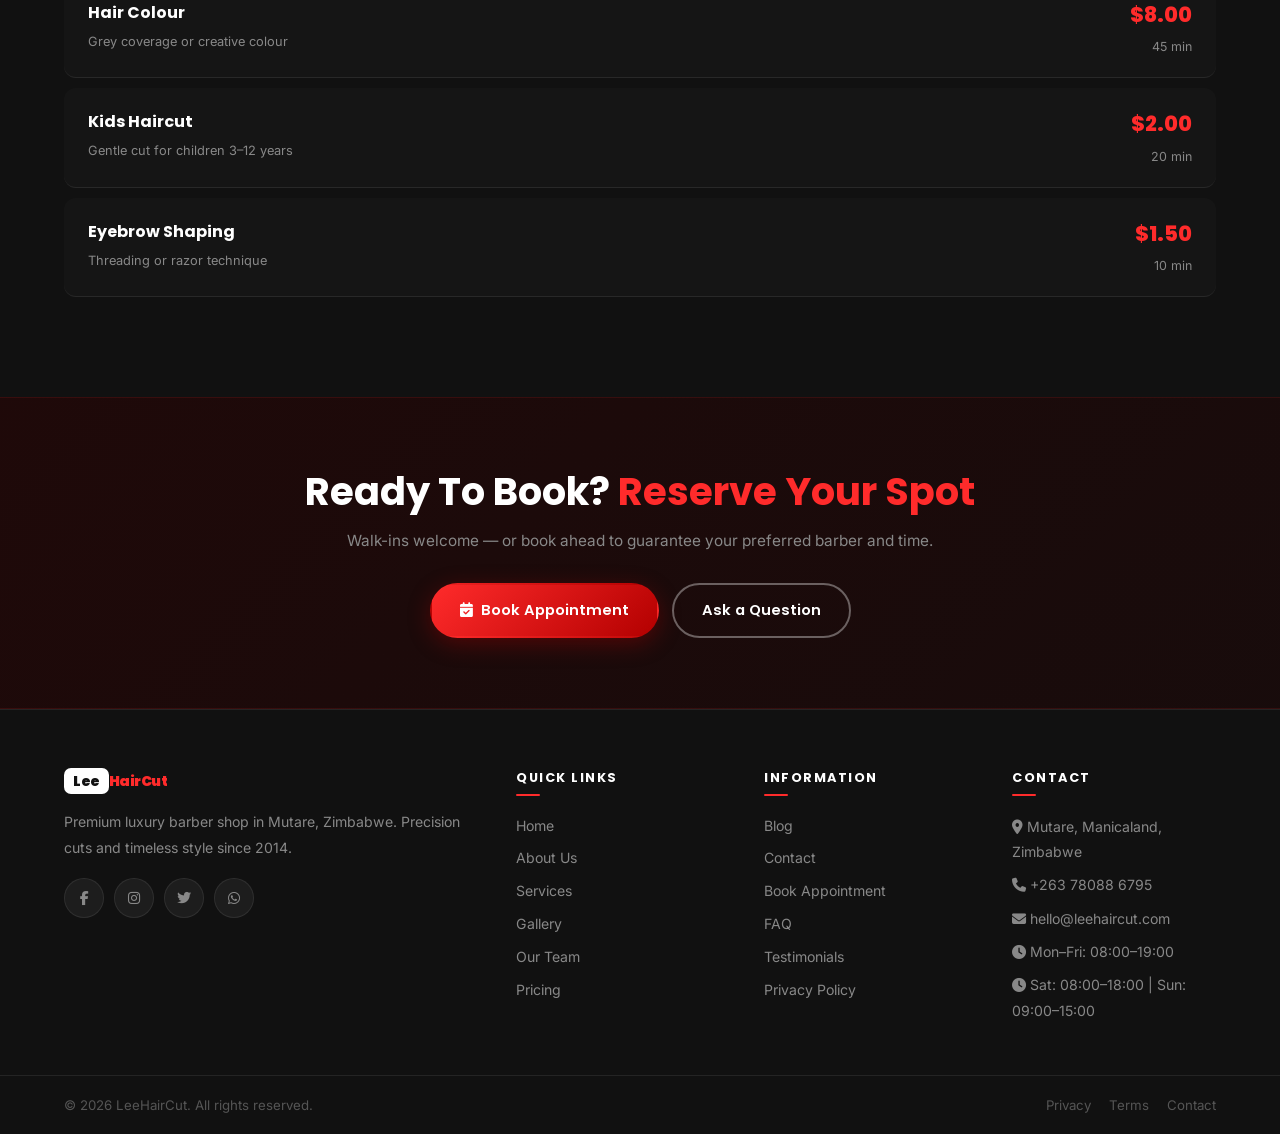
<file: pages/pricing.html>
<!DOCTYPE html>
<html lang="en">
<head>
  <meta charset="UTF-8"/>
  <!-- FAVICONS -->
  <link rel="icon" type="image/svg+xml" href="../favicon.svg"/>
  <link rel="icon" type="image/png" sizes="32x32" href="../favicon-32x32.png"/>
  <link rel="icon" type="image/png" sizes="16x16" href="../favicon-16x16.png"/>
  <link rel="apple-touch-icon" sizes="180x180" href="../apple-touch-icon.png"/>
  <link rel="manifest" href="../site.webmanifest"/>
  <meta name="theme-color" content="#b30000"/>
<meta name="viewport" content="width=device-width,initial-scale=1.0"/>
  <title>Pricing — LeeHairCut | Transparent Grooming Prices</title>
  
  
  
  
  <style>
    .price-tabs { 
      display:flex;
      justify-content:center; 
      gap:10px; 
      margin-bottom:50px;
      flex-wrap:wrap;
    }
    .price-tab { 
      padding:11px 26px;
      border-radius:30px; 
      background:rgba(255,255,255,0.04); 
      border:1px solid var(--glass-border); 
      color:var(--gray); 
      font-size:0.88rem; 
      font-weight:600; 
      cursor:pointer; 
      transition:var(--transition); 
      font-family:'Poppins',sans-serif;
    }
    .price-tab.active { 
      background:var(--red); 
      border-color:var(--red); 
      color:#fff;
    }
    .price-panel { display:none; }
    .price-panel.active { display:block; }
    /* individual list */
    .price-list-table { 
      max-width:800px; 
      margin:0 auto;
    }
    .price-row { 
      display:flex; 
      align-items:center; 
      justify-content:space-between; 
      padding:18px 24px;
      border-bottom:1px solid var(--glass-border); 
      background:rgba(255,255,255,0.02); 
      border-radius:12px;
      margin-bottom:10px;
      transition:var(--transition); 
    }
    .price-row:hover { 
      background:rgba(255,43,43,0.04); 
      border-color:rgba(255,43,43,0.15);
    }
    .pr-left h4 { 
      font-size:1rem; 
      font-weight:700; 
      margin-bottom:4px;
    }
    .pr-left span {
      font-size:0.8rem; 
      color:var(--gray);
    }
    .pr-right { text-align:right; }
    .pr-right .amount { 
      font-family:'Poppins',sans-serif; 
      font-size:1.3rem; 
      font-weight:800;
      color:var(--red-bright);
      display:block;
    }
    .pr-right .dur { 
      font-size:0.78rem; 
      color:var(--gray);
    }
    /* packages */
    .packages-grid { 
      display:grid; 
      grid-template-columns:repeat(3,1fr); 
      gap:24px; 
      align-items:start;
    }
    .pkg-card {
      background:rgba(255,255,255,0.03);
      border:1px solid var(--glass-border);
      border-radius:22px;
      padding:36px 28px; 
      text-align:center;
      position:relative;
      overflow:hidden; 
      transition:var(--transition);
    }
    .pkg-card:hover { 
      transform:translateY(-8px); 
      border-color:rgba(255,43,43,0.3); 
      box-shadow:0 30px 70px rgba(0,0,0,0.35);
    }
    .pkg-card.popular { 
      background:linear-gradient(145deg,rgba(179,0,0,0.14),rgba(255,43,43,0.06)); 
      border-color:rgba(255,43,43,0.35);
    }
    .pkg-badge { 
      position:absolute;
      top:16px;
      right:16px;
      background:linear-gradient(135deg,var(--red-bright),var(--red)); 
      color:#fff; 
      font-size:0.7rem; 
      font-weight:700;
      padding:4px 12px; 
      border-radius:20px;
      text-transform:uppercase;
      letter-spacing:0.5px;
    }
    .pkg-icon { 
      font-size:2.2rem; 
      color:var(--red-bright);
      margin-bottom:16px;
    }
    .pkg-card h3 { 
      font-size:1.4rem;
      font-weight:800; 
      margin-bottom:6px;
    }
    .pkg-card .pkg-sub { 
      font-size:0.85rem; 
      color:var(--gray); 
      margin-bottom:20px;
    }
    .pkg-price { 
      font-family:'Poppins',sans-serif;
      font-size:2.8rem; 
      font-weight:900; 
      color:var(--red-bright);
      margin-bottom:6px;
    }
    .pkg-price small { font-size:1rem; }
    .pkg-dur { 
      font-size:0.82rem; 
      color:var(--gray);
      margin-bottom:24px;
    }
    .pkg-list { 
      list-style:none;
      text-align:left; 
      margin-bottom:28px;
    }
    .pkg-list li { 
      display:flex; 
      align-items:center; 
      gap:10px; 
      padding:9px 0; 
      border-bottom:1px solid var(--glass-border);
      font-size:0.88rem;
      color:rgba(255,255,255,0.8);
    }
    .pkg-list li:last-child { border-bottom:none; }
    .pkg-list li i { 
      color:var(--red-bright); 
      flex-shrink:0;
    }
    .pkg-card .btn { 
      width:100%; 
      justify-content:center;
    }
    /* memberships */
    .mem-grid { 
      display:grid; 
      grid-template-columns:repeat(3,1fr); 
      gap:24px;
    }
    .mem-card { 
      background:rgba(255,255,255,0.03); 
      border:1px solid var(--glass-border); 
      border-radius:22px; 
      padding:36px 28px; 
      text-align:center;
      transition:var(--transition);
      position:relative; 
      overflow:hidden;
    }
    .mem-card::before { 
      content:''; 
      position:absolute;
      top:-60px; 
      right:-60px; 
      width:200px; 
      height:200px; 
      background:radial-gradient(circle,rgba(255,43,43,0.1),transparent 70%);
    }
    .mem-card:hover { 
      transform:translateY(-8px); 
      border-color:rgba(255,43,43,0.3);
    }
    .mem-icon { 
      width:70px; 
      height:70px;
      border-radius:20px; 
      display:flex; 
      align-items:center; 
      justify-content:center;
      font-size:1.8rem; 
      margin:0 auto 20px;
    }
    .silver .mem-icon { 
      background:rgba(192,192,192,0.1); 
      border:1px solid rgba(192,192,192,0.2); 
      color:#C0C0C0;
    }
    .gold .mem-icon { 
      background:rgba(255,215,0,0.1);
      border:1px solid rgba(255,215,0,0.2);
      color:#FFD700;
    }
    .platinum .mem-icon { 
      background:rgba(229,228,226,0.1);
      border:1px solid rgba(229,228,226,0.2);
      color:#E5E4E2;
    }
    .mem-card h3 { 
      font-size:1.3rem; 
      font-weight:800; 
      margin-bottom:6px; 
    }
    .mem-period { 
      font-size:0.82rem;
      color:var(--gray);
      margin-bottom:18px;
    }
    .mem-price { 
      font-family:'Poppins',sans-serif;
      font-size:2.4rem; 
      font-weight:900; 
      color:var(--red-bright);
      margin-bottom:20px;
    }
    .mem-price small { font-size:0.9rem; }
    .mem-list { 
      list-style:none; 
      text-align:left;
      margin-bottom:26px;
    }
    .mem-list li { 
      display:flex; 
      align-items:center; 
      gap:9px; 
      padding:8px 0;
      border-bottom:1px solid var(--glass-border);
      font-size:0.86rem; 
      color:rgba(255,255,255,0.8);
    }
    .mem-list li:last-child { border-bottom:none; }
    .mem-list li i { color:var(--red-bright); }
    .mem-card .btn { 
      width:100%; 
      justify-content:center;
    }
    /* compare table */
    .compare-table {
      width:100%;
      border-collapse:collapse;
      max-width:900px;
      margin:0 auto;
    }
    .compare-table th,.compare-table td { 
      padding:14px 18px; 
      text-align:center; 
      border-bottom:1px solid var(--glass-border); 
      font-size:0.88rem;
    }
    .compare-table th { 
      font-family:'Poppins',sans-serif;
      font-weight:700; 
      color:var(--red-bright);
      font-size:0.85rem; 
      text-transform:uppercase;
      letter-spacing:0.5px;
      background:rgba(255,43,43,0.06);
    }
    .compare-table td:first-child { 
      text-align:left; 
      font-weight:600; 
      color:rgba(255,255,255,0.85);
    }
    .compare-table tr:hover td { background:rgba(255,255,255,0.02); }
    .check { color:var(--red-bright); } .cross { color:#555; }
    @media(max-width:992px){ .packages-grid,.mem-grid{grid-template-columns:1fr; max-width:480px; margin:0 auto;} .pkg-card.popular{transform:none;} }
    @media(max-width:640px){ .price-row{flex-direction:column;align-items:flex-start;gap:10px;} }
  </style>
  <link href="https://fonts.googleapis.com/css2?family=Poppins:wght@300;400;500;600;700;800;900&family=Inter:wght@300;400;500;600&display=swap" rel="stylesheet"/>

  <link rel="stylesheet" href="https://cdnjs.cloudflare.com/ajax/libs/font-awesome/6.5.0/css/all.min.css"/>
  
  <link rel="stylesheet" href="../css/shared.css"/>
  <link rel="stylesheet" href="../css/navbar.css"/>
  <link rel="stylesheet" href="../css/pages.css"/>
  <link rel="stylesheet" href="../css/fixes.css"/>
</head>
<body>
<nav class="navbar" id="navbar">

  <!-- Logo — far left -->
  <a href="../index.html" class="logo">
    <span class="logo-main">Lee</span><span class="logo-accent">HairCut</span>
  </a>

  <!-- Nav links — centred -->
  <ul class="nav-links" id="navLinks">
    <div class="nav-close" id="navClose"><i class="fa-solid fa-xmark"></i></div>
    <li><a href="../index.html">Home</a></li>
    <li><a href="about.html">About Us</a></li>
    <li><a href="services.html">Our Service</a></li>
    <li><a href="testimonials.html">Testimonials</a></li>
    <li><a href="faq.html">FAQ</a></li>
    <li><a href="contact.html">Contact</a></li>
    <!-- Mobile only: Book Now inside drawer -->
    <li class="nav-book-item">
      <a href="booking.html" class="nav-book-btn">Book Now</a>
    </li>
  </ul>

  <!-- Book Now — far right (desktop) -->
  <a href="booking.html" class="nav-book-btn" aria-label="Book an appointment">Book Now</a>

  <!-- Hamburger (mobile) -->
  <div class="menu-toggle" id="menuToggle" aria-label="Toggle menu" role="button" tabindex="0">
    <span></span><span></span><span></span>
  </div>

</nav>
<div class="nav-overlay" id="navOverlay"></div>

<div class="page-hero">
  <div class="page-hero-content">
    <div class="breadcrumb"><a href="../index.html">Home</a><i class="fa-solid fa-chevron-right" style="font-size:.7rem"></i><span>Pricing</span></div>
    <h1>Simple <span>Pricing</span></h1>
    <p>Honest, transparent pricing for every premium service we offer.</p>
  </div>
</div>

<section class="section section-dark">
  <div class="section-header center fade-up">
    <span class="section-label">Pricing</span>
    <h2>Choose What <span>Suits You</span></h2>
    <p>All prices in USD. ZiG equivalent available at the shop.</p>
  </div>

  <div class="price-tabs fade-up">
    <button class="price-tab active" data-tab="individual">Individual Services</button>
    <button class="price-tab" data-tab="packages">Packages</button>
    <button class="price-tab" data-tab="memberships">Memberships</button>
    <button class="price-tab" data-tab="compare">Compare</button>
  </div>

  <!-- INDIVIDUAL -->
  <div class="price-panel active" id="tab-individual">
    <div class="price-list-table fade-up">
      <div class="price-row"><div class="pr-left"><h4>Classic Haircut</h4><span>Precision cut for all hair types</span></div><div class="pr-right"><span class="amount">$3.23</span><span class="dur">30 min</span></div></div>
      <div class="price-row"><div class="pr-left"><h4>Beard Styling</h4><span>Trim, shape and razor line-up</span></div><div class="pr-right"><span class="amount">$2.10</span><span class="dur">20 min</span></div></div>
      <div class="price-row"><div class="pr-left"><h4>Hair Spa</h4><span>Deep conditioning and scalp massage</span></div><div class="pr-right"><span class="amount">$7.55</span><span class="dur">45 min</span></div></div>
      <div class="price-row"><div class="pr-left"><h4>Face Clean-Up</h4><span>Deep cleansing facial treatment</span></div><div class="pr-right"><span class="amount">$4.00</span><span class="dur">25 min</span></div></div>
      <div class="price-row"><div class="pr-left"><h4>Hot Towel Shave</h4><span>Straight razor shave with towel prep</span></div><div class="pr-right"><span class="amount">$3.50</span><span class="dur">30 min</span></div></div>
      <div class="price-row"><div class="pr-left"><h4>Scalp Massage</h4><span>Relaxing oil massage treatment</span></div><div class="pr-right"><span class="amount">$2.50</span><span class="dur">15 min</span></div></div>
      <div class="price-row"><div class="pr-left"><h4>Beard Oil Treatment</h4><span>Premium natural oil conditioning</span></div><div class="pr-right"><span class="amount">$1.80</span><span class="dur">10 min</span></div></div>
      <div class="price-row"><div class="pr-left"><h4>Hair Colour</h4><span>Grey coverage or creative colour</span></div><div class="pr-right"><span class="amount">$8.00</span><span class="dur">45 min</span></div></div>
      <div class="price-row"><div class="pr-left"><h4>Kids Haircut</h4><span>Gentle cut for children 3–12 years</span></div><div class="pr-right"><span class="amount">$2.00</span><span class="dur">20 min</span></div></div>
      <div class="price-row"><div class="pr-left"><h4>Eyebrow Shaping</h4><span>Threading or razor technique</span></div><div class="pr-right"><span class="amount">$1.50</span><span class="dur">10 min</span></div></div>
    </div>
  </div>

  <!-- PACKAGES -->
  <div class="price-panel" id="tab-packages">
    <div class="packages-grid">
      <div class="pkg-card fade-up delay-1">
        <div class="pkg-icon"><i class="fa-solid fa-scissors"></i></div>
        <h3>Standard Package</h3>
        <p class="pkg-sub">Everyday grooming essentials</p>
        <div class="pkg-price">$5.39</div>
        <p class="pkg-dur"><i class="fa-regular fa-clock"></i> 50 minutes total</p>
        <ul class="pkg-list">
          <li><i class="fa-solid fa-check"></i> Classic Haircut</li>
          <li><i class="fa-solid fa-check"></i> Beard Trim</li>
          <li><i class="fa-solid fa-check"></i> Hot Towel Finish</li>
          <li><i class="fa-solid fa-check"></i> Styling Finish</li>
          <li><i class="fa-solid fa-check"></i> Saves $0.84 vs individual</li>
        </ul>
        <a href="booking.html" class="btn btn-outline">Book Package</a>
      </div>
      <div class="pkg-card popular fade-up delay-2">
        <span class="pkg-badge">Best Value</span>
        <div class="pkg-icon"><i class="fa-solid fa-gem"></i></div>
        <h3>Premium Package</h3>
        <p class="pkg-sub">The complete grooming experience</p>
        <div class="pkg-price">$12.00</div>
        <p class="pkg-dur"><i class="fa-regular fa-clock"></i> 90 minutes total</p>
        <ul class="pkg-list">
          <li><i class="fa-solid fa-check"></i> Precision Haircut</li>
          <li><i class="fa-solid fa-check"></i> Beard Styling</li>
          <li><i class="fa-solid fa-check"></i> Face Clean-Up</li>
          <li><i class="fa-solid fa-check"></i> Scalp Massage</li>
          <li><i class="fa-solid fa-check"></i> Premium Styling Products</li>
          <li><i class="fa-solid fa-check"></i> Saves $2.33 vs individual</li>
        </ul>
        <a href="booking.html" class="btn btn-primary">Book Package</a>
      </div>
      <div class="pkg-card fade-up delay-3">
        <div class="pkg-icon"><i class="fa-solid fa-crown"></i></div>
        <h3>Luxury Package</h3>
        <p class="pkg-sub">The ultimate head-to-toe experience</p>
        <div class="pkg-price">$18.00</div>
        <p class="pkg-dur"><i class="fa-regular fa-clock"></i> 120 minutes total</p>
        <ul class="pkg-list">
          <li><i class="fa-solid fa-check"></i> Precision Haircut</li>
          <li><i class="fa-solid fa-check"></i> Beard Styling</li>
          <li><i class="fa-solid fa-check"></i> Full Hair Spa</li>
          <li><i class="fa-solid fa-check"></i> Face Clean-Up</li>
          <li><i class="fa-solid fa-check"></i> Hot Towel Shave</li>
          <li><i class="fa-solid fa-check"></i> Priority Booking</li>
          <li><i class="fa-solid fa-check"></i> Saves $4.18 vs individual</li>
        </ul>
        <a href="booking.html" class="btn btn-outline">Book Package</a>
      </div>
    </div>
  </div>

  <!-- MEMBERSHIPS -->
  <div class="price-panel" id="tab-memberships">
    <div class="mem-grid">
      <div class="mem-card silver fade-up delay-1">
        <div class="mem-icon"><i class="fa-solid fa-medal"></i></div>
        <h3>Silver Membership</h3>
        <p class="mem-period">Monthly Plan</p>
        <div class="mem-price">$25 <small>/mo</small></div>
        <ul class="mem-list">
          <li><i class="fa-solid fa-check"></i> 4 Haircuts per month</li>
          <li><i class="fa-solid fa-check"></i> 10% discount on all services</li>
          <li><i class="fa-solid fa-check"></i> Priority booking access</li>
          <li><i class="fa-solid fa-check"></i> Monthly free scalp massage</li>
          <li><i class="fa-solid fa-check"></i> Loyalty points x1.5</li>
        </ul>
        <a href="contact.html" class="btn btn-outline">Get Started</a>
      </div>
      <div class="mem-card gold fade-up delay-2">
        <div class="mem-icon"><i class="fa-solid fa-star"></i></div>
        <h3>Gold Membership</h3>
        <p class="mem-period">Quarterly Plan</p>
        <div class="mem-price">$65 <small>/qtr</small></div>
        <ul class="mem-list">
          <li><i class="fa-solid fa-check"></i> Unlimited haircuts</li>
          <li><i class="fa-solid fa-check"></i> 20% discount on all services</li>
          <li><i class="fa-solid fa-check"></i> VIP priority booking</li>
          <li><i class="fa-solid fa-check"></i> Monthly hair spa session</li>
          <li><i class="fa-solid fa-check"></i> Loyalty points x2</li>
          <li><i class="fa-solid fa-check"></i> Guest pass (1/quarter)</li>
        </ul>
        <a href="contact.html" class="btn btn-primary">Get Started</a>
      </div>
      <div class="mem-card platinum fade-up delay-3">
        <div class="mem-icon"><i class="fa-solid fa-crown"></i></div>
        <h3>Platinum Membership</h3>
        <p class="mem-period">Annual Plan</p>
        <div class="mem-price">$200 <small>/yr</small></div>
        <ul class="mem-list">
          <li><i class="fa-solid fa-check"></i> All Gold benefits</li>
          <li><i class="fa-solid fa-check"></i> 30% discount on all services</li>
          <li><i class="fa-solid fa-check"></i> Dedicated personal barber</li>
          <li><i class="fa-solid fa-check"></i> Monthly luxury package</li>
          <li><i class="fa-solid fa-check"></i> Loyalty points x3</li>
          <li><i class="fa-solid fa-check"></i> 24/7 premium support</li>
          <li><i class="fa-solid fa-check"></i> Guest passes (4/year)</li>
        </ul>
        <a href="contact.html" class="btn btn-outline">Get Started</a>
      </div>
    </div>
  </div>

  <!-- COMPARE -->
  <div class="price-panel" id="tab-compare">
    <div style="overflow-x:auto" class="fade-up">
      <div class="compare-table-wrap"><div class="compare-table-wrap"><table class="compare-table">
        <thead>
          <tr><th>Feature</th><th>Standard</th><th>Premium</th><th>Luxury</th></tr>
        </thead>
        <tbody>
          <tr><td>Classic Haircut</td><td><i class="fa-solid fa-check check"></i></td><td><i class="fa-solid fa-check check"></i></td><td><i class="fa-solid fa-check check"></i></td></tr>
          <tr><td>Beard Styling</td><td><i class="fa-solid fa-check check"></i></td><td><i class="fa-solid fa-check check"></i></td><td><i class="fa-solid fa-check check"></i></td></tr>
          <tr><td>Face Clean-Up</td><td><i class="fa-solid fa-xmark cross"></i></td><td><i class="fa-solid fa-check check"></i></td><td><i class="fa-solid fa-check check"></i></td></tr>
          <tr><td>Hair Spa</td><td><i class="fa-solid fa-xmark cross"></i></td><td><i class="fa-solid fa-xmark cross"></i></td><td><i class="fa-solid fa-check check"></i></td></tr>
          <tr><td>Hot Towel Shave</td><td><i class="fa-solid fa-check check"></i></td><td><i class="fa-solid fa-check check"></i></td><td><i class="fa-solid fa-check check"></i></td></tr>
          <tr><td>Scalp Massage</td><td><i class="fa-solid fa-xmark cross"></i></td><td><i class="fa-solid fa-check check"></i></td><td><i class="fa-solid fa-check check"></i></td></tr>
          <tr><td>Premium Products</td><td><i class="fa-solid fa-xmark cross"></i></td><td><i class="fa-solid fa-check check"></i></td><td><i class="fa-solid fa-check check"></i></td></tr>
          <tr><td>Priority Booking</td><td><i class="fa-solid fa-xmark cross"></i></td><td><i class="fa-solid fa-xmark cross"></i></td><td><i class="fa-solid fa-check check"></i></td></tr>
          <tr><td>Duration</td><td>50 min</td><td>90 min</td><td>120 min</td></tr>
          <tr><td><strong>Price</strong></td><td><strong style="color:var(--red-bright)">$5.39</strong></td><td><strong style="color:var(--red-bright)">$12.00</strong></td><td><strong style="color:var(--red-bright)">$18.00</strong></td></tr>
        </tbody>
      </table></div>
  </div>
</section>

<!-- CTA -->
<div class="cta-strip fade-up">
  <h2>Ready To Book? <span style="color:var(--red-bright)">Reserve Your Spot</span></h2>
  <p>Walk-ins welcome — or book ahead to guarantee your preferred barber and time.</p>
  <div class="cta-btns"><a href="booking.html" class="btn btn-primary"><i class="fa-solid fa-calendar-check"></i> Book Appointment</a><a href="contact.html" class="btn btn-outline">Ask a Question</a></div>
</div>

<footer class="footer">
  <div class="footer-inner">
    <div class="footer-col">
      <a href="../index.html" class="logo"><span class="logo-main">Lee</span><span class="logo-accent">HairCut</span></a>
      <p>Premium luxury barber shop in Mutare, Zimbabwe. Precision cuts and timeless style since 2014.</p>
      <div class="footer-socials">
        <a href="#" aria-label="Facebook"><i class="fab fa-facebook-f"></i></a>
        <a href="#" aria-label="Instagram"><i class="fab fa-instagram"></i></a>
        <a href="#" aria-label="Twitter"><i class="fab fa-twitter"></i></a>
        <a href="https://wa.me/263780886795" aria-label="WhatsApp"><i class="fab fa-whatsapp"></i></a>
      </div>
    </div>
    <div class="footer-col">
      <h4>Quick Links</h4>
      <a href="../index.html">Home</a>
      <a href="about.html">About Us</a>
      <a href="services.html">Services</a>
      <a href="gallery.html">Gallery</a>
      <a href="team.html">Our Team</a>
      <a href="pricing.html" class="active">Pricing</a>
    </div>
    <div class="footer-col">
      <h4>Information</h4>
      <a href="blog.html">Blog</a>
      <a href="contact.html">Contact</a>
      <a href="booking.html">Book Appointment</a>
      <a href="faq.html">FAQ</a>
      <a href="testimonials.html">Testimonials</a>
      <a href="privacy.html">Privacy Policy</a>
    </div>
    <div class="footer-col">
      <h4>Contact</h4>
      <p><i class="fas fa-map-marker-alt"></i> Mutare, Manicaland, Zimbabwe</p>
      <p><i class="fas fa-phone"></i> +263 78088 6795</p>
      <p><i class="fas fa-envelope"></i> hello@leehaircut.com</p>
      <p><i class="fas fa-clock"></i> Mon–Fri: 08:00–19:00</p>
      <p><i class="fas fa-clock"></i> Sat: 08:00–18:00 | Sun: 09:00–15:00</p>
    </div>
  </div>
  <div class="footer-bottom">
    <p>&copy; 2026 LeeHairCut. All rights reserved.</p>
    <div class="footer-bottom-links">
      <a href="privacy.html">Privacy</a>
      <a href="terms.html">Terms</a>
      <a href="contact.html">Contact</a>
    </div>
  </div>
</footer>

<script src="../js/shared.js"></script>
<script>
const tabs = document.querySelectorAll('.price-tab');
tabs.forEach(tab => {
  tab.addEventListener('click', () => {
    tabs.forEach(t => t.classList.remove('active'));
    document.querySelectorAll('.price-panel').forEach(p => p.classList.remove('active'));
    tab.classList.add('active');
    document.getElementById('tab-' + tab.dataset.tab).classList.add('active');
  });
});
</script>
<a href="https://wa.me/263780886795?text=Hello%20I%20need%20help" class="float-whatsapp" target="_blank" rel="noopener noreferrer" aria-label="Chat on WhatsApp">
  <i class="fab fa-whatsapp"></i>
  <span class="wa-tooltip">Chat on WhatsApp</span>
</a>
<button class="back-top" aria-label="Back to top"><i class="fa-solid fa-chevron-up"></i></button>
</body>
</html>
</file>
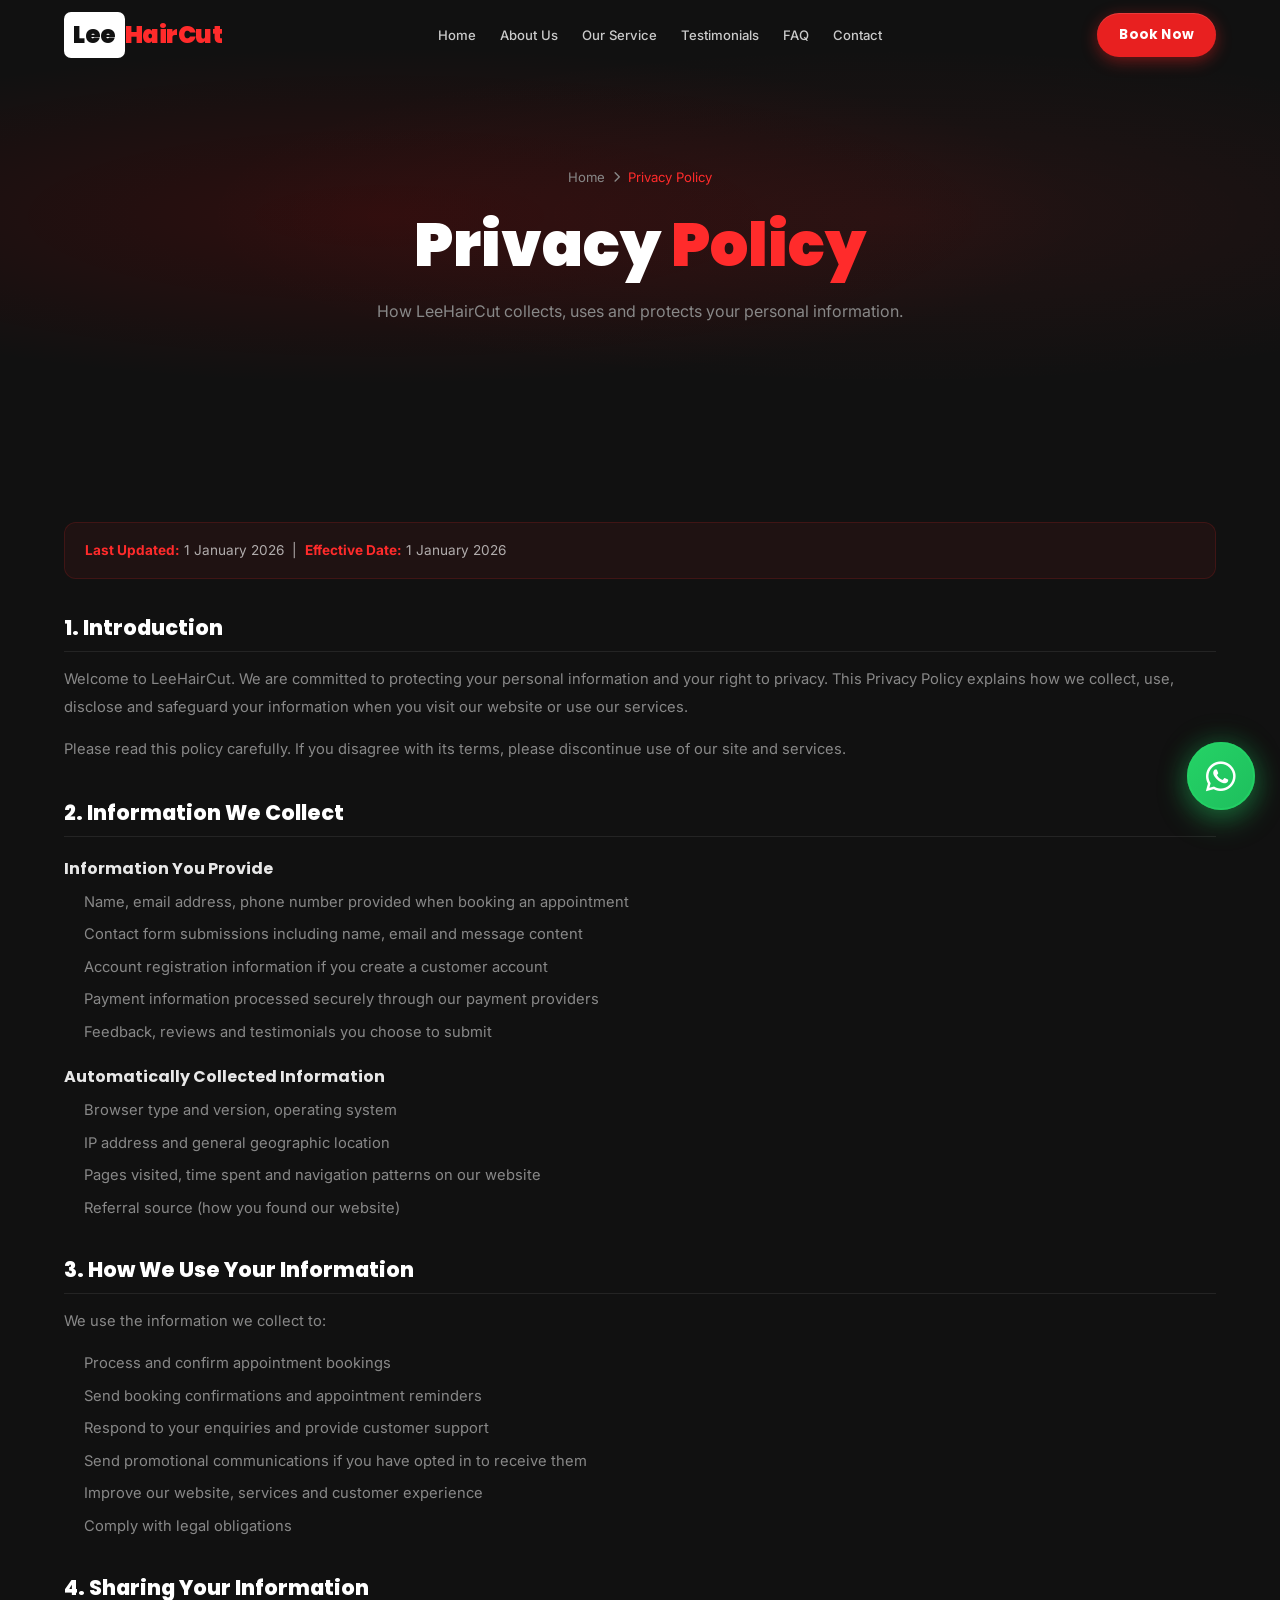
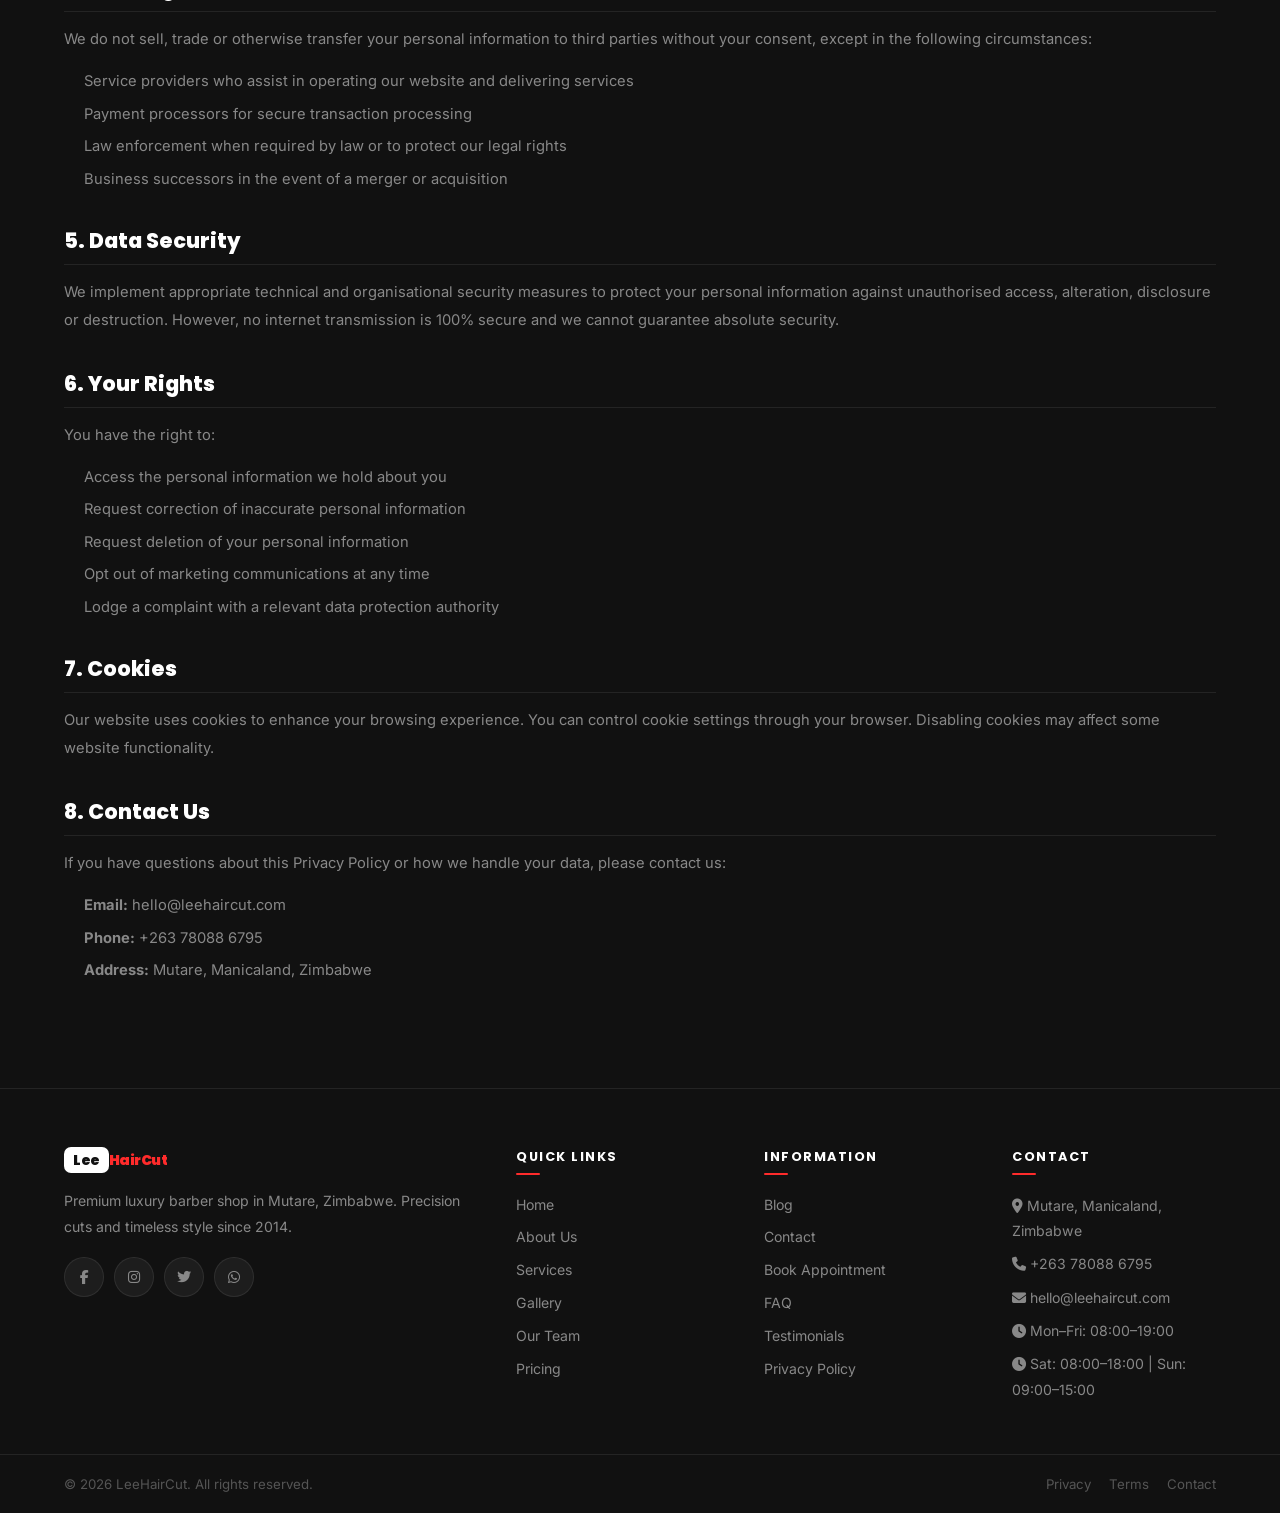
<file: pages/privacy.html>
<!DOCTYPE html>
<html lang="en">
<head>
  <meta charset="UTF-8"/>
  <!-- FAVICONS -->
  <link rel="icon" type="image/svg+xml" href="../favicon.svg"/>
  <link rel="icon" type="image/png" sizes="32x32" href="../favicon-32x32.png"/>
  <link rel="icon" type="image/png" sizes="16x16" href="../favicon-16x16.png"/>
  <link rel="apple-touch-icon" sizes="180x180" href="../apple-touch-icon.png"/>
  <link rel="manifest" href="../site.webmanifest"/>
  <meta name="theme-color" content="#b30000"/>
<meta name="viewport" content="width=device-width,initial-scale=1.0"/>
  <title>Privacy Policy — LeeHairCut</title>
  
  
  
  
  <style>
    .legal-content { 
      max-width:820px; 
      margin:0 auto;
    }
    .legal-content h2 { 
      font-size:1.3rem;
      font-weight:800; 
      color:#fff; 
      margin:36px 0 14px;
      padding-bottom:10px;
      border-bottom:1px solid var(--glass-border);
    }
    .legal-content h3 { 
      font-size:1rem; 
      font-weight:700;
      color:rgba(255,255,255,0.9);
      margin:22px 0 10px;
    }
    .legal-content p { 
      font-size:0.92rem;
      color:var(--gray);
      line-height:1.9; 
      margin-bottom:14px;
    }
    .legal-content ul { margin:0 0 14px 20px; }
    .legal-content li { 
      font-size:0.92rem;
      color:var(--gray);
      line-height:1.8; 
      margin-bottom:6px; 
    }
    .legal-meta { 
      background:rgba(255,43,43,0.06);
      border:1px solid rgba(255,43,43,0.15);
      border-radius:12px;
      padding:16px 20px;
      margin-bottom:36px;
      font-size:0.85rem; 
      color:rgba(255,255,255,0.65);
    }
    .legal-meta strong { color:var(--red-bright); }
  </style>
  <link href="https://fonts.googleapis.com/css2?family=Poppins:wght@300;400;500;600;700;800;900&family=Inter:wght@300;400;500;600&display=swap" rel="stylesheet"/>

  <link rel="stylesheet" href="https://cdnjs.cloudflare.com/ajax/libs/font-awesome/6.5.0/css/all.min.css"/>
  
  <link rel="stylesheet" href="../css/shared.css"/>
  <link rel="stylesheet" href="../css/navbar.css"/>
  <link rel="stylesheet" href="../css/pages.css"/>
  <link rel="stylesheet" href="../css/fixes.css"/>
</head>
<body>
<nav class="navbar" id="navbar">

  <!-- Logo — far left -->
  <a href="../index.html" class="logo">
    <span class="logo-main">Lee</span><span class="logo-accent">HairCut</span>
  </a>

  <!-- Nav links — centred -->
  <ul class="nav-links" id="navLinks">
    <div class="nav-close" id="navClose"><i class="fa-solid fa-xmark"></i></div>
    <li><a href="../index.html">Home</a></li>
    <li><a href="about.html">About Us</a></li>
    <li><a href="services.html">Our Service</a></li>
    <li><a href="testimonials.html">Testimonials</a></li>
    <li><a href="faq.html">FAQ</a></li>
    <li><a href="contact.html">Contact</a></li>
    <!-- Mobile only: Book Now inside drawer -->
    <li class="nav-book-item">
      <a href="booking.html" class="nav-book-btn">Book Now</a>
    </li>
  </ul>

  <!-- Book Now — far right (desktop) -->
  <a href="booking.html" class="nav-book-btn" aria-label="Book an appointment">Book Now</a>

  <!-- Hamburger (mobile) -->
  <div class="menu-toggle" id="menuToggle" aria-label="Toggle menu" role="button" tabindex="0">
    <span></span><span></span><span></span>
  </div>

</nav>
<div class="nav-overlay" id="navOverlay"></div>

<div class="page-hero">
  <div class="page-hero-content">
    <div class="breadcrumb"><a href="../index.html">Home</a><i class="fa-solid fa-chevron-right" style="font-size:.7rem"></i><span>Privacy Policy</span></div>
    <h1>Privacy <span>Policy</span></h1>
    <p>How LeeHairCut collects, uses and protects your personal information.</p>
  </div>
</div>

<section class="section section-dark">
  <div class="legal-content fade-up">
    <div class="legal-meta"><strong>Last Updated:</strong> 1 January 2026 &nbsp;|&nbsp; <strong>Effective Date:</strong> 1 January 2026</div>

    <h2>1. Introduction</h2>
    <p>Welcome to LeeHairCut. We are committed to protecting your personal information and your right to privacy. This Privacy Policy explains how we collect, use, disclose and safeguard your information when you visit our website or use our services.</p>
    <p>Please read this policy carefully. If you disagree with its terms, please discontinue use of our site and services.</p>

    <h2>2. Information We Collect</h2>
    <h3>Information You Provide</h3>
    <ul>
      <li>Name, email address, phone number provided when booking an appointment</li>
      <li>Contact form submissions including name, email and message content</li>
      <li>Account registration information if you create a customer account</li>
      <li>Payment information processed securely through our payment providers</li>
      <li>Feedback, reviews and testimonials you choose to submit</li>
    </ul>
    <h3>Automatically Collected Information</h3>
    <ul>
      <li>Browser type and version, operating system</li>
      <li>IP address and general geographic location</li>
      <li>Pages visited, time spent and navigation patterns on our website</li>
      <li>Referral source (how you found our website)</li>
    </ul>

    <h2>3. How We Use Your Information</h2>
    <p>We use the information we collect to:</p>
    <ul>
      <li>Process and confirm appointment bookings</li>
      <li>Send booking confirmations and appointment reminders</li>
      <li>Respond to your enquiries and provide customer support</li>
      <li>Send promotional communications if you have opted in to receive them</li>
      <li>Improve our website, services and customer experience</li>
      <li>Comply with legal obligations</li>
    </ul>

    <h2>4. Sharing Your Information</h2>
    <p>We do not sell, trade or otherwise transfer your personal information to third parties without your consent, except in the following circumstances:</p>
    <ul>
      <li>Service providers who assist in operating our website and delivering services</li>
      <li>Payment processors for secure transaction processing</li>
      <li>Law enforcement when required by law or to protect our legal rights</li>
      <li>Business successors in the event of a merger or acquisition</li>
    </ul>

    <h2>5. Data Security</h2>
    <p>We implement appropriate technical and organisational security measures to protect your personal information against unauthorised access, alteration, disclosure or destruction. However, no internet transmission is 100% secure and we cannot guarantee absolute security.</p>

    <h2>6. Your Rights</h2>
    <p>You have the right to:</p>
    <ul>
      <li>Access the personal information we hold about you</li>
      <li>Request correction of inaccurate personal information</li>
      <li>Request deletion of your personal information</li>
      <li>Opt out of marketing communications at any time</li>
      <li>Lodge a complaint with a relevant data protection authority</li>
    </ul>

    <h2>7. Cookies</h2>
    <p>Our website uses cookies to enhance your browsing experience. You can control cookie settings through your browser. Disabling cookies may affect some website functionality.</p>

    <h2>8. Contact Us</h2>
    <p>If you have questions about this Privacy Policy or how we handle your data, please contact us:</p>
    <ul>
      <li><strong>Email:</strong> hello@leehaircut.com</li>
      <li><strong>Phone:</strong> +263 78088 6795</li>
      <li><strong>Address:</strong> Mutare, Manicaland, Zimbabwe</li>
    </ul>
  </div>
</section>

<footer class="footer">
  <div class="footer-inner">
    <div class="footer-col">
      <a href="../index.html" class="logo"><span class="logo-main">Lee</span><span class="logo-accent">HairCut</span></a>
      <p>Premium luxury barber shop in Mutare, Zimbabwe. Precision cuts and timeless style since 2014.</p>
      <div class="footer-socials">
        <a href="#" aria-label="Facebook"><i class="fab fa-facebook-f"></i></a>
        <a href="#" aria-label="Instagram"><i class="fab fa-instagram"></i></a>
        <a href="#" aria-label="Twitter"><i class="fab fa-twitter"></i></a>
        <a href="https://wa.me/263780886795" aria-label="WhatsApp"><i class="fab fa-whatsapp"></i></a>
      </div>
    </div>
    <div class="footer-col">
      <h4>Quick Links</h4>
      <a href="../index.html">Home</a>
      <a href="about.html">About Us</a>
      <a href="services.html">Services</a>
      <a href="gallery.html">Gallery</a>
      <a href="team.html">Our Team</a>
      <a href="pricing.html">Pricing</a>
    </div>
    <div class="footer-col">
      <h4>Information</h4>
      <a href="blog.html">Blog</a>
      <a href="contact.html">Contact</a>
      <a href="booking.html">Book Appointment</a>
      <a href="faq.html">FAQ</a>
      <a href="testimonials.html">Testimonials</a>
      <a href="privacy.html">Privacy Policy</a>
    </div>
    <div class="footer-col">
      <h4>Contact</h4>
      <p><i class="fas fa-map-marker-alt"></i> Mutare, Manicaland, Zimbabwe</p>
      <p><i class="fas fa-phone"></i> +263 78088 6795</p>
      <p><i class="fas fa-envelope"></i> hello@leehaircut.com</p>
      <p><i class="fas fa-clock"></i> Mon–Fri: 08:00–19:00</p>
      <p><i class="fas fa-clock"></i> Sat: 08:00–18:00 | Sun: 09:00–15:00</p>
    </div>
  </div>
  <div class="footer-bottom">
    <p>&copy; 2026 LeeHairCut. All rights reserved.</p>
    <div class="footer-bottom-links">
      <a href="privacy.html">Privacy</a>
      <a href="terms.html">Terms</a>
      <a href="contact.html">Contact</a>
    </div>
  </div>
</footer>

<script src="../js/shared.js"></script>
<a href="https://wa.me/263780886795?text=Hello%20I%20need%20help" class="float-whatsapp" target="_blank" rel="noopener noreferrer" aria-label="Chat on WhatsApp">
  <i class="fab fa-whatsapp"></i>
  <span class="wa-tooltip">Chat on WhatsApp</span>
</a>
<button class="back-top" aria-label="Back to top"><i class="fa-solid fa-chevron-up"></i></button>
</body>
</html>
</file>
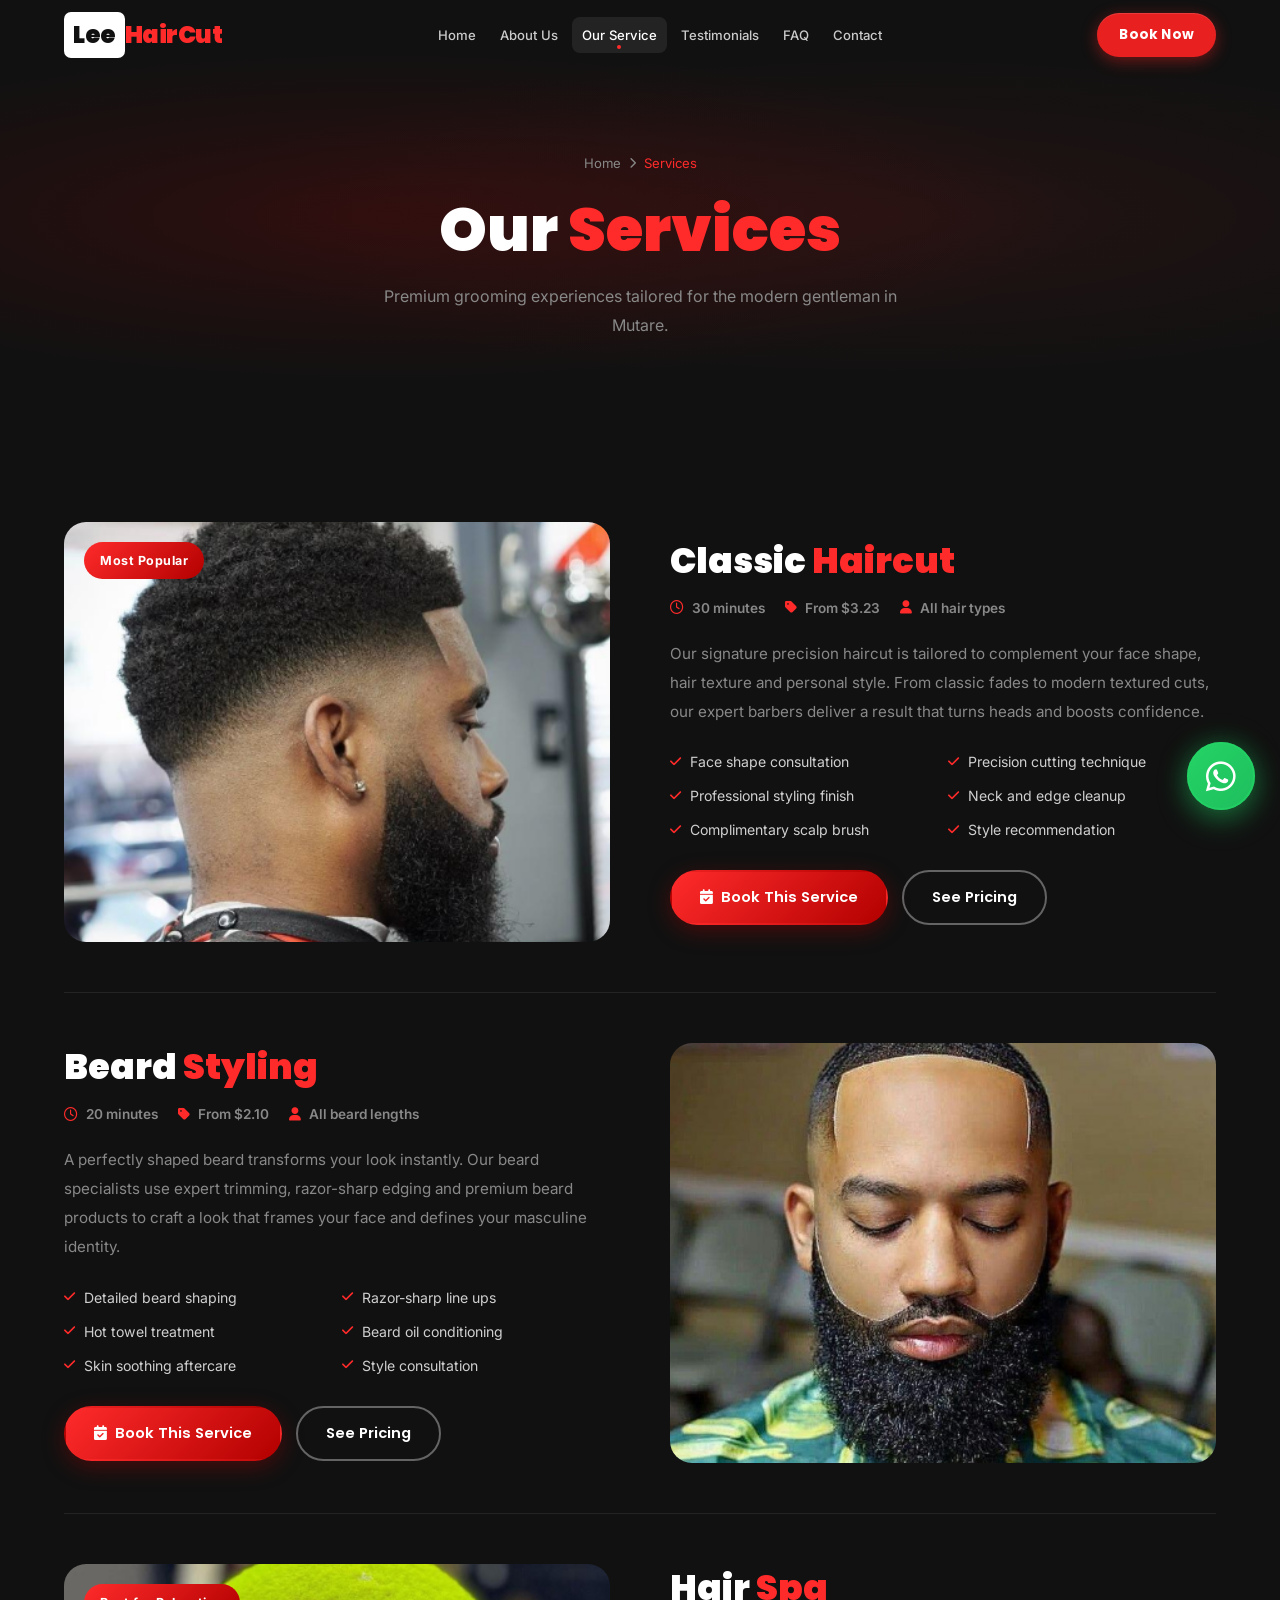
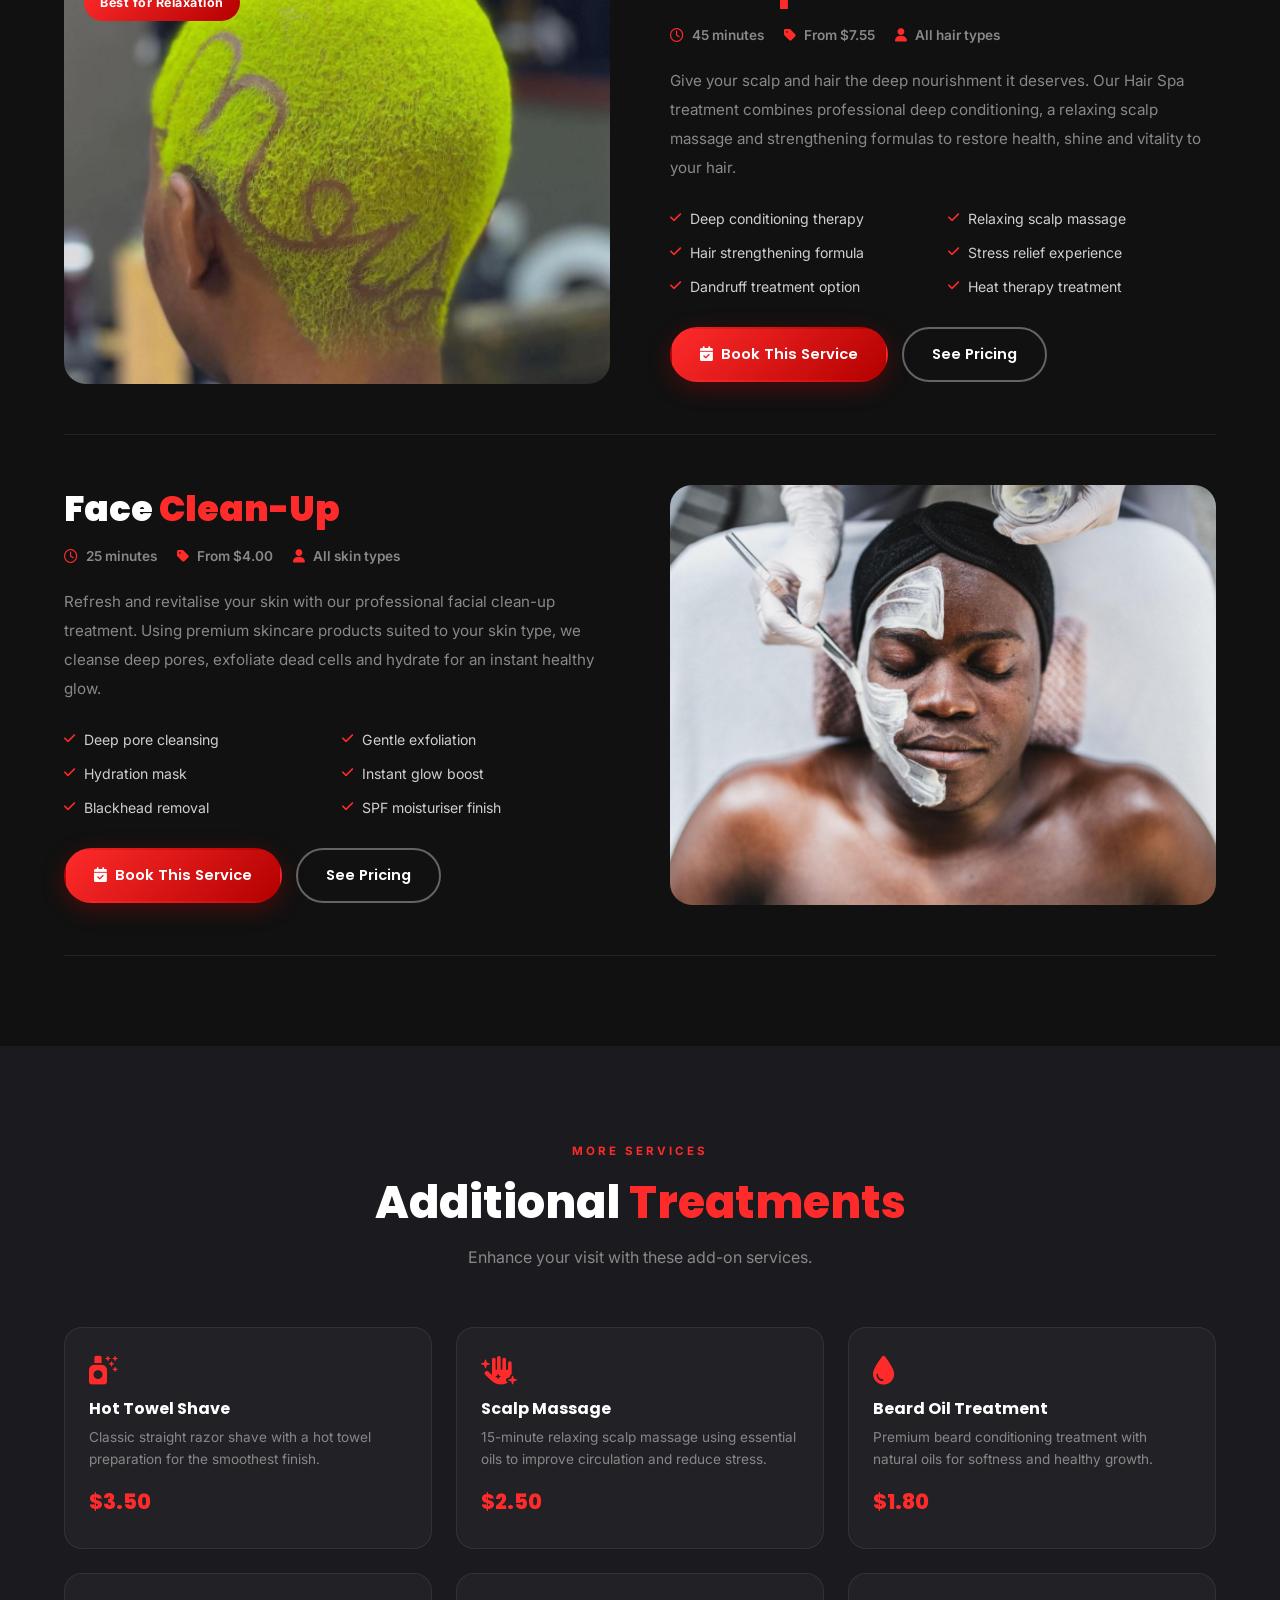
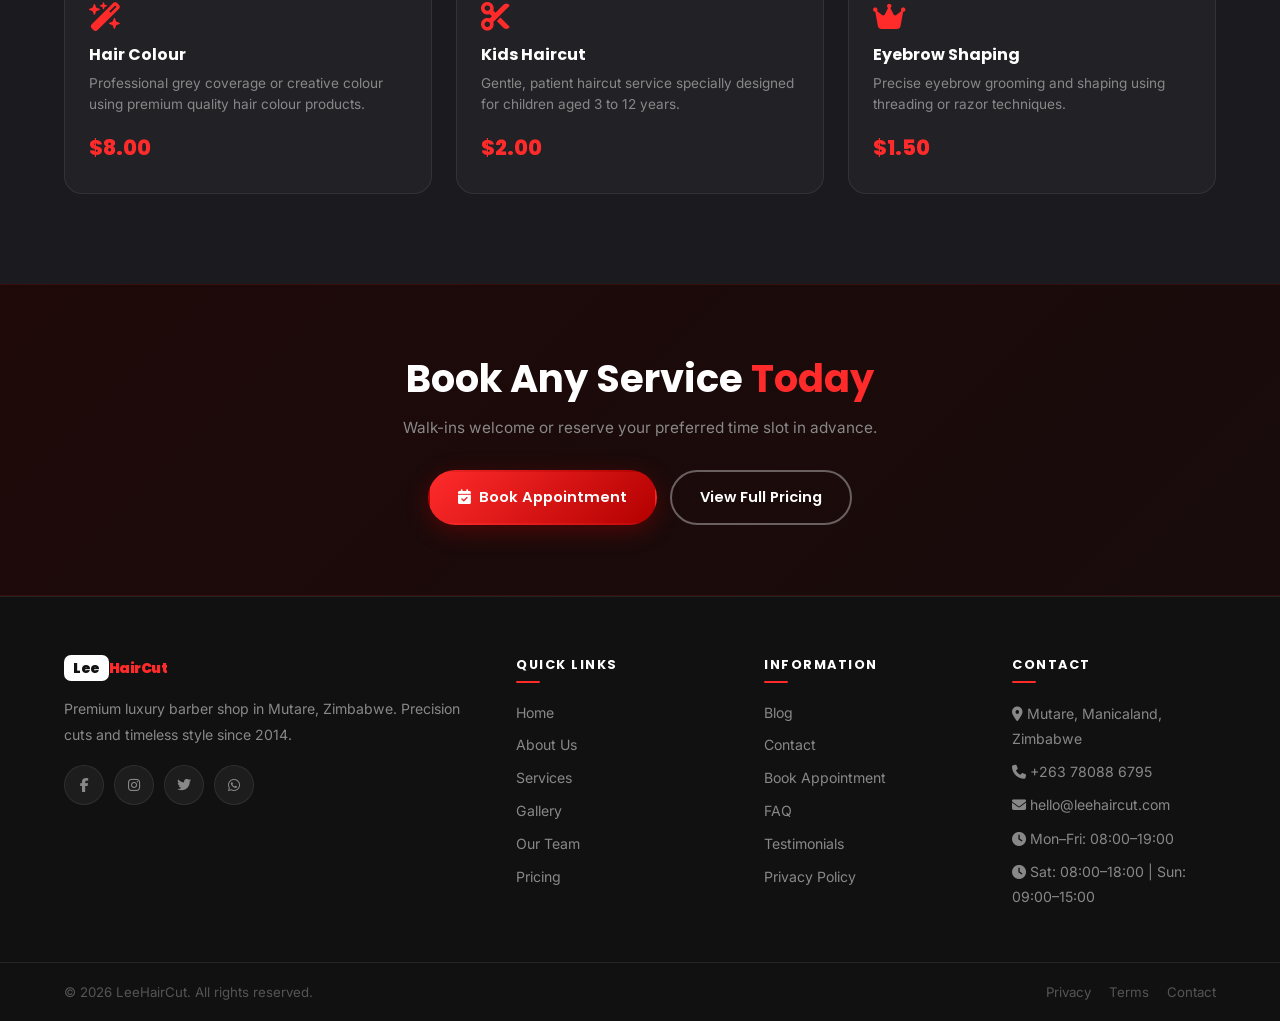
<file: pages/services.html>
<!DOCTYPE html>
<html lang="en">
<head>
  <meta charset="UTF-8"/>
  <!-- FAVICONS -->
  <link rel="icon" type="image/svg+xml" href="../favicon.svg"/>
  <link rel="icon" type="image/png" sizes="32x32" href="../favicon-32x32.png"/>
  <link rel="icon" type="image/png" sizes="16x16" href="../favicon-16x16.png"/>
  <link rel="apple-touch-icon" sizes="180x180" href="../apple-touch-icon.png"/>
  <link rel="manifest" href="../site.webmanifest"/>
  <meta name="theme-color" content="#b30000"/>
<meta name="viewport" content="width=device-width,initial-scale=1.0"/>
  <title>Services — LeeHairCut | Premium Grooming Mutare</title>
  <meta name="description" content="Explore LeeHairCut's full range of premium grooming services including haircuts, beard styling, hair spa and luxury packages."/>
  
  
  
  
  <style>
    .services-full { 
      display:grid; 
      grid-template-columns:1fr; 
      gap:50px;
    }
    .service-row { 
      display:grid; 
      grid-template-columns:1fr 1fr;
      gap:60px; 
      align-items:center;
      border-bottom:1px solid var(--glass-border);
      padding-bottom:50px;
    }
    .service-row.reverse { direction:rtl; }
    .service-row.reverse > * { direction:ltr; }
    .srv-img {
      position:relative; 
      border-radius:22px;
      overflow:hidden;
    }
    .srv-img img { 
      width:100%; 
      height:420px;
      object-fit:cover;
      transition:transform 0.6s;
    }
    .srv-img:hover img { transform:scale(1.05); }
    .srv-badge { 
      position:absolute;
      top:20px; 
      left:20px; 
      background:linear-gradient(135deg,var(--red-bright),var(--red));
      color:#fff; 
      padding:8px 16px;
      border-radius:30px;
      font-size:0.78rem;
      font-weight:700;
      letter-spacing:0.5px;
    }
    .srv-info h2 { 
      font-size:clamp(1.6rem,3vw,2.2rem);
      font-weight:900;
      margin-bottom:14px;
    }
    .srv-info h2 span { color:var(--red-bright); }
    .srv-meta {
      display:flex;
      gap:20px; 
      flex-wrap:wrap;
      margin-bottom:20px;
    }
    .srv-meta-item { 
      display:flex;
      align-items:center;
      gap:8px;
      font-size:0.85rem; 
      font-weight:600; 
      color:var(--gray);
    }
    .srv-meta-item i { color:var(--red-bright); }
    .srv-info > p { 
      color:var(--gray);
      line-height:1.9; 
      margin-bottom:24px;
      font-size:0.95rem;
    }
    .srv-benefits { 
      list-style:none;
      margin-bottom:28px;
      display:grid;
      grid-template-columns:1fr 1fr;
      gap:10px;
    }
    .srv-benefits li { 
      display:flex; 
      align-items:center;
      gap:9px;
      font-size:0.88rem;
      color:rgba(255,255,255,0.8); 
    }
    .srv-benefits li i { 
      color:var(--red-bright); 
      font-size:0.8rem;
    }
    .srv-actions { 
      display:flex; 
      gap:14px; 
      flex-wrap:wrap;
    }
    .mini-services { 
      display:grid;
      grid-template-columns:repeat(3,1fr); 
      gap:24px; 
      margin-top:20px;
    }
    .mini-card {
      background:rgba(255,255,255,0.03); 
      border:1px solid var(--glass-border);
      border-radius:18px; 
      padding:28px 24px; 
      transition:var(--transition);
    }
    .mini-card:hover { 
      border-color:rgba(255,43,43,0.25); 
      transform:translateY(-6px);
    }
    .mini-card i { 
      font-size:1.8rem; 
      color:var(--red-bright);
      margin-bottom:14px; 
      display:block;
    }
    .mini-card h3 { 
      font-size:1rem; 
      font-weight:700;
      margin-bottom:8px;
    }
    .mini-card p { 
      font-size:0.85rem;
      color:var(--gray); 
      margin-bottom:14px;
      line-height:1.6;
    }
    .mini-card .price { 
      font-family:'Poppins',sans-serif; 
      font-size:1.3rem; 
      font-weight:800; 
      color:var(--red-bright);
    }
    @media(max-width:992px){ .service-row,.service-row.reverse{ grid-template-columns:1fr; direction:ltr; gap:30px; } .mini-services{grid-template-columns:repeat(2,1fr);} .srv-benefits{grid-template-columns:1fr;} }
    @media(max-width:640px){ .mini-services{grid-template-columns:1fr;} }
  </style>
  <link href="https://fonts.googleapis.com/css2?family=Poppins:wght@300;400;500;600;700;800;900&family=Inter:wght@300;400;500;600&display=swap" rel="stylesheet"/>

  <link rel="stylesheet" href="https://cdnjs.cloudflare.com/ajax/libs/font-awesome/6.5.0/css/all.min.css"/>
  
  <link rel="stylesheet" href="../css/shared.css"/>
  <link rel="stylesheet" href="../css/navbar.css"/>
  <link rel="stylesheet" href="../css/pages.css"/>
  <link rel="stylesheet" href="../css/fixes.css"/>
</head>
<body>
<nav class="navbar" id="navbar">

  <!-- Logo — far left -->
  <a href="../index.html" class="logo">
    <span class="logo-main">Lee</span><span class="logo-accent">HairCut</span>
  </a>

  <!-- Nav links — centred -->
  <ul class="nav-links" id="navLinks">
    <div class="nav-close" id="navClose"><i class="fa-solid fa-xmark"></i></div>
    <li><a href="../index.html">Home</a></li>
    <li><a href="about.html">About Us</a></li>
    <li><a href="services.html" class="active">Our Service</a></li>
    <li><a href="testimonials.html">Testimonials</a></li>
    <li><a href="faq.html">FAQ</a></li>
    <li><a href="contact.html">Contact</a></li>
    <!-- Mobile only: Book Now inside drawer -->
    <li class="nav-book-item">
      <a href="booking.html" class="nav-book-btn">Book Now</a>
    </li>
  </ul>

  <!-- Book Now — far right (desktop) -->
  <a href="booking.html" class="nav-book-btn" aria-label="Book an appointment">Book Now</a>

  <!-- Hamburger (mobile) -->
  <div class="menu-toggle" id="menuToggle" aria-label="Toggle menu" role="button" tabindex="0">
    <span></span><span></span><span></span>
  </div>

</nav>
<div class="nav-overlay" id="navOverlay"></div>

<div class="page-hero">
  <div class="page-hero-content">
    <div class="breadcrumb"><a href="../index.html">Home</a><i class="fa-solid fa-chevron-right" style="font-size:.7rem"></i><span>Services</span></div>
    <h1>Our <span>Services</span></h1>
    <p>Premium grooming experiences tailored for the modern gentleman in Mutare.</p>
  </div>
</div>

<!-- MAIN SERVICES -->
<section class="section section-dark">
  <div class="services-full">

    <div class="service-row fade-up">
      <div class="srv-img">
        <img src="../imgs/Classic Haircut.png" alt="Classic Haircut"/>
        <span class="srv-badge">Most Popular</span>
      </div>
      <div class="srv-info">
        <h2>Classic <span>Haircut</span></h2>
        <div class="srv-meta">
          <div class="srv-meta-item"><i class="fa-regular fa-clock"></i> 30 minutes</div>
          <div class="srv-meta-item"><i class="fa-solid fa-tag"></i> From $3.23</div>
          <div class="srv-meta-item"><i class="fa-solid fa-user"></i> All hair types</div>
        </div>
        <p>Our signature precision haircut is tailored to complement your face shape, hair texture and personal style. From classic fades to modern textured cuts, our expert barbers deliver a result that turns heads and boosts confidence.</p>
        <ul class="srv-benefits">
          <li><i class="fa-solid fa-check"></i> Face shape consultation</li>
          <li><i class="fa-solid fa-check"></i> Precision cutting technique</li>
          <li><i class="fa-solid fa-check"></i> Professional styling finish</li>
          <li><i class="fa-solid fa-check"></i> Neck and edge cleanup</li>
          <li><i class="fa-solid fa-check"></i> Complimentary scalp brush</li>
          <li><i class="fa-solid fa-check"></i> Style recommendation</li>
        </ul>
        <div class="srv-actions">
          <a href="booking.html" class="btn btn-primary"><i class="fa-solid fa-calendar-check"></i> Book This Service</a>
          <a href="pricing.html" class="btn btn-outline">See Pricing</a>
        </div>
      </div>
    </div>

    <div class="service-row reverse fade-up">
      <div class="srv-img">
        <img src="../imgs/Beard Styling.png" alt="Beard Styling"/>
      </div>
      <div class="srv-info">
        <h2>Beard <span>Styling</span></h2>
        <div class="srv-meta">
          <div class="srv-meta-item"><i class="fa-regular fa-clock"></i> 20 minutes</div>
          <div class="srv-meta-item"><i class="fa-solid fa-tag"></i> From $2.10</div>
          <div class="srv-meta-item"><i class="fa-solid fa-user"></i> All beard lengths</div>
        </div>
        <p>A perfectly shaped beard transforms your look instantly. Our beard specialists use expert trimming, razor-sharp edging and premium beard products to craft a look that frames your face and defines your masculine identity.</p>
        <ul class="srv-benefits">
          <li><i class="fa-solid fa-check"></i> Detailed beard shaping</li>
          <li><i class="fa-solid fa-check"></i> Razor-sharp line ups</li>
          <li><i class="fa-solid fa-check"></i> Hot towel treatment</li>
          <li><i class="fa-solid fa-check"></i> Beard oil conditioning</li>
          <li><i class="fa-solid fa-check"></i> Skin soothing aftercare</li>
          <li><i class="fa-solid fa-check"></i> Style consultation</li>
        </ul>
        <div class="srv-actions">
          <a href="booking.html" class="btn btn-primary"><i class="fa-solid fa-calendar-check"></i> Book This Service</a>
          <a href="pricing.html" class="btn btn-outline">See Pricing</a>
        </div>
      </div>
    </div>

    <div class="service-row fade-up">
      <div class="srv-img">
        <img src="../imgs/Styling.png" alt="Hair Spa"/>
        <span class="srv-badge">Best for Relaxation</span>
      </div>
      <div class="srv-info">
        <h2>Hair <span>Spa</span></h2>
        <div class="srv-meta">
          <div class="srv-meta-item"><i class="fa-regular fa-clock"></i> 45 minutes</div>
          <div class="srv-meta-item"><i class="fa-solid fa-tag"></i> From $7.55</div>
          <div class="srv-meta-item"><i class="fa-solid fa-user"></i> All hair types</div>
        </div>
        <p>Give your scalp and hair the deep nourishment it deserves. Our Hair Spa treatment combines professional deep conditioning, a relaxing scalp massage and strengthening formulas to restore health, shine and vitality to your hair.</p>
        <ul class="srv-benefits">
          <li><i class="fa-solid fa-check"></i> Deep conditioning therapy</li>
          <li><i class="fa-solid fa-check"></i> Relaxing scalp massage</li>
          <li><i class="fa-solid fa-check"></i> Hair strengthening formula</li>
          <li><i class="fa-solid fa-check"></i> Stress relief experience</li>
          <li><i class="fa-solid fa-check"></i> Dandruff treatment option</li>
          <li><i class="fa-solid fa-check"></i> Heat therapy treatment</li>
        </ul>
        <div class="srv-actions">
          <a href="booking.html" class="btn btn-primary"><i class="fa-solid fa-calendar-check"></i> Book This Service</a>
          <a href="pricing.html" class="btn btn-outline">See Pricing</a>
        </div>
      </div>
    </div>

    <div class="service-row reverse fade-up">
      <div class="srv-img">
        <img src="../imgs/Face Clean-Up.png" alt="Face Clean-Up"/>
      </div>
      <div class="srv-info">
        <h2>Face <span>Clean-Up</span></h2>
        <div class="srv-meta">
          <div class="srv-meta-item"><i class="fa-regular fa-clock"></i> 25 minutes</div>
          <div class="srv-meta-item"><i class="fa-solid fa-tag"></i> From $4.00</div>
          <div class="srv-meta-item"><i class="fa-solid fa-user"></i> All skin types</div>
        </div>
        <p>Refresh and revitalise your skin with our professional facial clean-up treatment. Using premium skincare products suited to your skin type, we cleanse deep pores, exfoliate dead cells and hydrate for an instant healthy glow.</p>
        <ul class="srv-benefits">
          <li><i class="fa-solid fa-check"></i> Deep pore cleansing</li>
          <li><i class="fa-solid fa-check"></i> Gentle exfoliation</li>
          <li><i class="fa-solid fa-check"></i> Hydration mask</li>
          <li><i class="fa-solid fa-check"></i> Instant glow boost</li>
          <li><i class="fa-solid fa-check"></i> Blackhead removal</li>
          <li><i class="fa-solid fa-check"></i> SPF moisturiser finish</li>
        </ul>
        <div class="srv-actions">
          <a href="booking.html" class="btn btn-primary"><i class="fa-solid fa-calendar-check"></i> Book This Service</a>
          <a href="pricing.html" class="btn btn-outline">See Pricing</a>
        </div>
      </div>
    </div>

  </div>
</section>

<!-- ADDITIONAL MINI SERVICES -->
<section class="section section-darker">
  <div class="section-header center fade-up">
    <span class="section-label">More Services</span>
    <h2>Additional <span>Treatments</span></h2>
    <p>Enhance your visit with these add-on services.</p>
  </div>
  <div class="mini-services">
    <div class="mini-card fade-up delay-1"><i class="fa-solid fa-spray-can-sparkles"></i><h3>Hot Towel Shave</h3><p>Classic straight razor shave with a hot towel preparation for the smoothest finish.</p><span class="price">$3.50</span></div>
    <div class="mini-card fade-up delay-2"><i class="fa-solid fa-hand-sparkles"></i><h3>Scalp Massage</h3><p>15-minute relaxing scalp massage using essential oils to improve circulation and reduce stress.</p><span class="price">$2.50</span></div>
    <div class="mini-card fade-up delay-3"><i class="fa-solid fa-droplet"></i><h3>Beard Oil Treatment</h3><p>Premium beard conditioning treatment with natural oils for softness and healthy growth.</p><span class="price">$1.80</span></div>
    <div class="mini-card fade-up delay-4"><i class="fa-solid fa-wand-magic-sparkles"></i><h3>Hair Colour</h3><p>Professional grey coverage or creative colour using premium quality hair colour products.</p><span class="price">$8.00</span></div>
    <div class="mini-card fade-up delay-5"><i class="fa-solid fa-scissors"></i><h3>Kids Haircut</h3><p>Gentle, patient haircut service specially designed for children aged 3 to 12 years.</p><span class="price">$2.00</span></div>
    <div class="mini-card fade-up delay-6"><i class="fa-solid fa-crown"></i><h3>Eyebrow Shaping</h3><p>Precise eyebrow grooming and shaping using threading or razor techniques.</p><span class="price">$1.50</span></div>
  </div>
</section>

<!-- CTA -->
<div class="cta-strip fade-up">
  <h2>Book Any Service <span style="color:var(--red-bright)">Today</span></h2>
  <p>Walk-ins welcome or reserve your preferred time slot in advance.</p>
  <div class="cta-btns">
    <a href="booking.html" class="btn btn-primary"><i class="fa-solid fa-calendar-check"></i> Book Appointment</a>
    <a href="pricing.html" class="btn btn-outline">View Full Pricing</a>
  </div>
</div>

<footer class="footer">
  <div class="footer-inner">
    <div class="footer-col">
      <a href="../index.html" class="logo"><span class="logo-main">Lee</span><span class="logo-accent">HairCut</span></a>
      <p>Premium luxury barber shop in Mutare, Zimbabwe. Precision cuts and timeless style since 2014.</p>
      <div class="footer-socials">
        <a href="#" aria-label="Facebook"><i class="fab fa-facebook-f"></i></a>
        <a href="#" aria-label="Instagram"><i class="fab fa-instagram"></i></a>
        <a href="#" aria-label="Twitter"><i class="fab fa-twitter"></i></a>
        <a href="https://wa.me/263780886795" aria-label="WhatsApp"><i class="fab fa-whatsapp"></i></a>
      </div>
    </div>
    <div class="footer-col">
      <h4>Quick Links</h4>
      <a href="../index.html">Home</a>
      <a href="about.html">About Us</a>
      <a href="services.html" class="active">Services</a>
      <a href="gallery.html">Gallery</a>
      <a href="team.html">Our Team</a>
      <a href="pricing.html">Pricing</a>
    </div>
    <div class="footer-col">
      <h4>Information</h4>
      <a href="blog.html">Blog</a>
      <a href="contact.html">Contact</a>
      <a href="booking.html">Book Appointment</a>
      <a href="faq.html">FAQ</a>
      <a href="testimonials.html">Testimonials</a>
      <a href="privacy.html">Privacy Policy</a>
    </div>
    <div class="footer-col">
      <h4>Contact</h4>
      <p><i class="fas fa-map-marker-alt"></i> Mutare, Manicaland, Zimbabwe</p>
      <p><i class="fas fa-phone"></i> +263 78088 6795</p>
      <p><i class="fas fa-envelope"></i> hello@leehaircut.com</p>
      <p><i class="fas fa-clock"></i> Mon–Fri: 08:00–19:00</p>
      <p><i class="fas fa-clock"></i> Sat: 08:00–18:00 | Sun: 09:00–15:00</p>
    </div>
  </div>
  <div class="footer-bottom">
    <p>&copy; 2026 LeeHairCut. All rights reserved.</p>
    <div class="footer-bottom-links">
      <a href="privacy.html">Privacy</a>
      <a href="terms.html">Terms</a>
      <a href="contact.html">Contact</a>
    </div>
  </div>
</footer>

<script src="../js/shared.js"></script>
<a href="https://wa.me/263780886795?text=Hello%20I%20need%20help" class="float-whatsapp" target="_blank" rel="noopener noreferrer" aria-label="Chat on WhatsApp">
  <i class="fab fa-whatsapp"></i>
  <span class="wa-tooltip">Chat on WhatsApp</span>
</a>
<button class="back-top" aria-label="Back to top"><i class="fa-solid fa-chevron-up"></i></button>
</body>
</html>
</file>
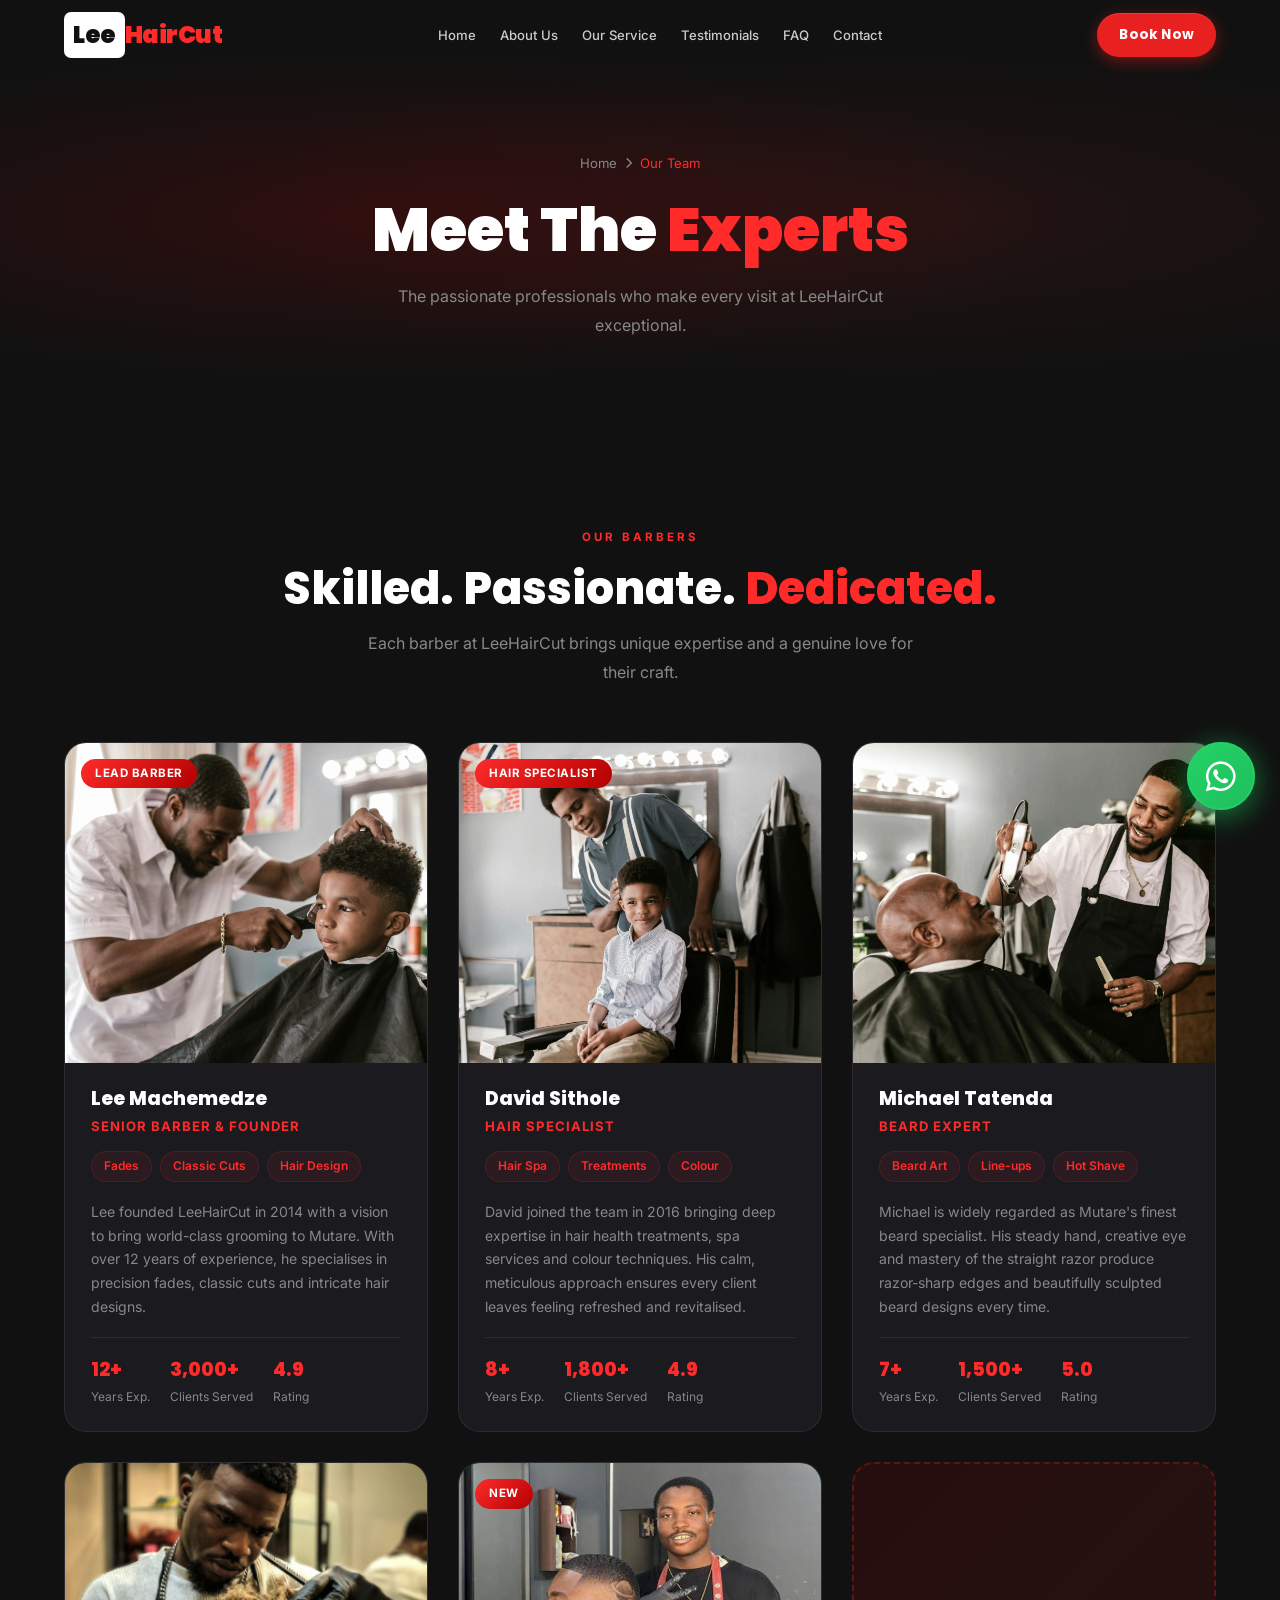
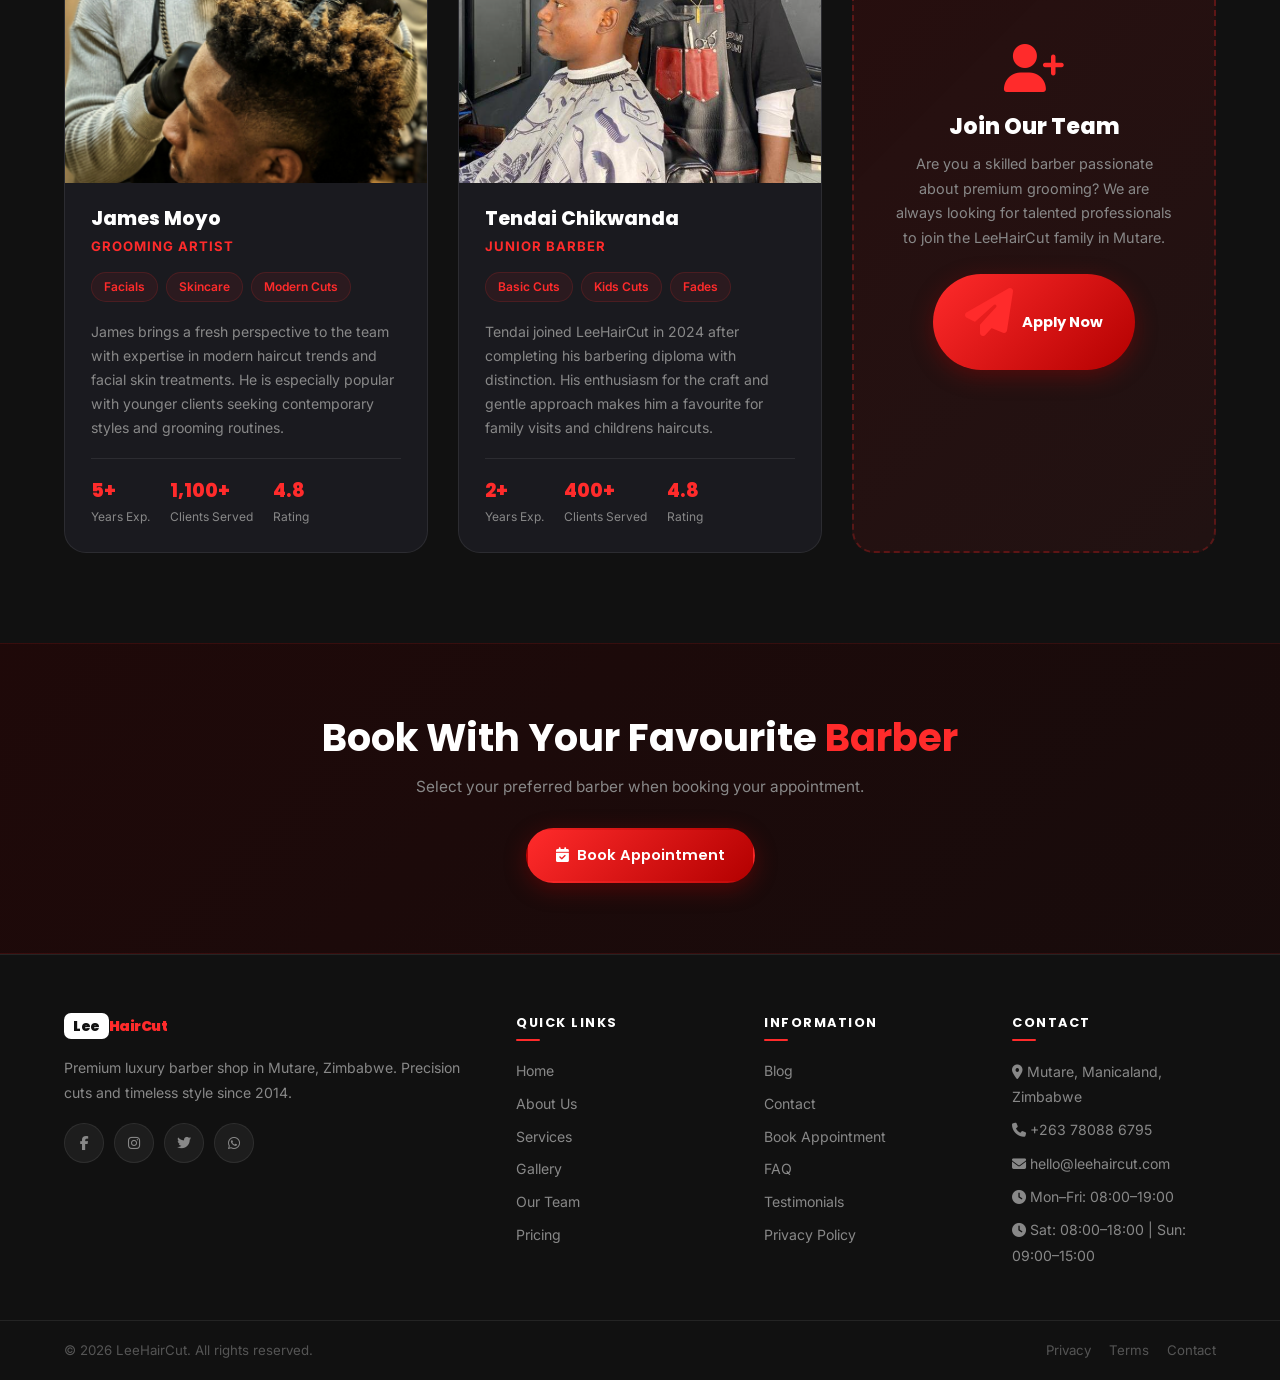
<file: pages/team.html>
<!DOCTYPE html>
<html lang="en">
<head>
  <meta charset="UTF-8"/>
  <!-- FAVICONS -->
  <link rel="icon" type="image/svg+xml" href="../favicon.svg"/>
  <link rel="icon" type="image/png" sizes="32x32" href="../favicon-32x32.png"/>
  <link rel="icon" type="image/png" sizes="16x16" href="../favicon-16x16.png"/>
  <link rel="apple-touch-icon" sizes="180x180" href="../apple-touch-icon.png"/>
  <link rel="manifest" href="../site.webmanifest"/>
  <meta name="theme-color" content="#b30000"/>
<meta name="viewport" content="width=device-width,initial-scale=1.0"/>
  <title>Our Team — LeeHairCut | Expert Barbers Mutare</title>
  
  
  
  
  <style>
    .team-full { 
      display:grid; 
      grid-template-columns:repeat(3,1fr);
      gap:30px;
    }
    .team-full-card {
      background:var(--dark2); 
      border:1px solid var(--glass-border); 
      border-radius:22px; 
      overflow:hidden; 
      transition:var(--transition);
    }
    .team-full-card:hover { 
      transform:translateY(-10px); 
      border-color:rgba(255,43,43,0.3);
      box-shadow:0 30px 70px rgba(0,0,0,0.4);
    }
    .tf-img { 
      position:relative;
      height:320px; 
      overflow:hidden;
    }
    .tf-img img { 
      width:100%; 
      height:100%; 
      object-fit:cover; 
      transition:transform 0.6s;
    }
    .team-full-card:hover .tf-img img { transform:scale(1.06); }
    .tf-badge { 
      position:absolute; 
      top:16px; 
      left:16px; 
      background:linear-gradient(135deg,var(--red-bright),var(--red)); 
      color:#fff; 
      padding:5px 14px;
      border-radius:20px;
      font-size:0.72rem; 
      font-weight:700;
      text-transform:uppercase; 
      letter-spacing:0.5px;
    }
    .tf-socials { 
      position:absolute; 
      bottom:16px; 
      right:16px; 
      display:flex; 
      flex-direction:column;
      gap:8px; 
      transform:translateX(60px);
      transition:var(--transition);
    }
    .team-full-card:hover .tf-socials { transform:translateX(0); }
    .tf-socials a { 
      width:34px;
      height:34px;
      background:rgba(10,10,10,0.8);
      border-radius:50%; 
      display:flex; 
      align-items:center;
      justify-content:center;
      color:#fff; 
      font-size:12px;
      transition:var(--transition);
    }
    .tf-socials a:hover { background:var(--red); }
    .tf-info { padding:24px 26px; }
    .tf-info h3 { 
      font-size:1.2rem;
      font-weight:800;
      margin-bottom:4px;
    }
    .tf-role { 
      font-size:0.82rem; 
      color:var(--red-bright);
      font-weight:700; 
      text-transform:uppercase;
      letter-spacing:1px;
      margin-bottom:14px; 
      display:block;
    }
    .tf-info p { 
      font-size:0.88rem;
      color:var(--gray);
      line-height:1.7;
      margin-bottom:18px;
    }
    .tf-stats { 
      display:flex; 
      gap:20px; 
      border-top:1px solid var(--glass-border); 
      padding-top:16px; 
    }
    .tf-stat span { 
      display:block; 
      font-family:'Poppins',sans-serif; 
      font-size:1.2rem; 
      font-weight:800; 
      color:var(--red-bright);
    }
    .tf-stat p { 
      font-size:0.75rem; 
      color:var(--gray); 
      margin:0;
    }
    .tf-skills { 
      display:flex;
      flex-wrap:wrap;
      gap:8px; 
      margin-bottom:18px;
    }
    .tf-skill {
      padding:4px 12px;
      border-radius:20px;
      background:rgba(255,43,43,0.08);
      border:1px solid rgba(255,43,43,0.15);
      font-size:0.75rem; 
      font-weight:600; 
      color:var(--red-bright);
    }
    .join-card { 
      background:linear-gradient(135deg,rgba(179,0,0,0.12),rgba(255,43,43,0.06)); 
      border:1px solid rgba(255,43,43,0.2); 
      border-radius:22px; 
      padding:50px 40px; 
      text-align:center; 
      display:flex; 
      flex-direction:column;
      align-items:center;
      justify-content:center;
    }
    .join-card i { 
      font-size:3rem; 
      color:var(--red-bright);
      margin-bottom:20px;
    }
    .join-card h3 { 
      font-size:1.4rem; 
      font-weight:800;
      margin-bottom:12px;
    }
    .join-card p { 
      color:var(--gray);
      font-size:0.9rem; 
      line-height:1.7; 
      margin-bottom:24px;
      max-width:300px;
    }
    @media(max-width:992px){ .team-full{grid-template-columns:repeat(2,1fr);} }
    @media(max-width:640px){ .team-full{grid-template-columns:1fr;} }
  
    .join-card {
      background:linear-gradient(135deg,rgba(179,0,0,0.14),rgba(255,43,43,0.07));
      border:2px dashed rgba(255,43,43,0.25);
      border-radius:22px;
      padding:52px 40px;
      text-align:center;
      display:flex;
      flex-direction:column;
      align-items:center;
      justify-content:center;
      transition:var(--transition);
      cursor:pointer;
    }
    .join-card:hover {
      border-color:rgba(255,43,43,0.5);
      background:linear-gradient(135deg,rgba(179,0,0,0.2),rgba(255,43,43,0.1));
      transform:translateY(-8px);
    }
    .join-card i {
      font-size:3rem;
      color:var(--red-bright);
      margin-bottom:20px;
      transition:var(--transition);
    }
    .join-card:hover i { transform:scale(1.15) rotate(-5deg); }
    .join-card h3 {
      font-size:1.4rem;
      font-weight:800;
      margin-bottom:12px;
      color:#fff;
    }
    .join-card p {
      color:var(--gray);
      font-size:0.9rem;
      line-height:1.7;
      margin-bottom:24px;
      max-width:280px;
    }
    .join-card .btn-apply {
      display:inline-flex;
      align-items:center;
      gap:9px;
      padding:14px 32px;
      border-radius:50px;
      background:linear-gradient(135deg,var(--red-bright),var(--red));
      color:#fff;
      font-family:'Poppins',sans-serif;
      font-weight:700;
      font-size:0.92rem;
      transition:var(--transition);
      text-decoration:none;
      box-shadow:0 6px 22px rgba(179,0,0,0.35);
      border:none;
      cursor:pointer;
    }
    .join-card .btn-apply:hover {
      transform:translateY(-3px);
      box-shadow:0 12px 32px rgba(179,0,0,0.5);
    }

    </style>
  <link href="https://fonts.googleapis.com/css2?family=Poppins:wght@300;400;500;600;700;800;900&family=Inter:wght@300;400;500;600&display=swap" rel="stylesheet"/>

  <link rel="stylesheet" href="https://cdnjs.cloudflare.com/ajax/libs/font-awesome/6.5.0/css/all.min.css"/>
  
  <link rel="stylesheet" href="../css/shared.css"/>
  <link rel="stylesheet" href="../css/navbar.css"/>
  <link rel="stylesheet" href="../css/pages.css"/>
  <link rel="stylesheet" href="../css/fixes.css"/>
</head>
<body>
<nav class="navbar" id="navbar">

  <!-- Logo — far left -->
  <a href="../index.html" class="logo">
    <span class="logo-main">Lee</span><span class="logo-accent">HairCut</span>
  </a>

  <!-- Nav links — centred -->
  <ul class="nav-links" id="navLinks">
    <div class="nav-close" id="navClose"><i class="fa-solid fa-xmark"></i></div>
    <li><a href="../index.html">Home</a></li>
    <li><a href="about.html">About Us</a></li>
    <li><a href="services.html">Our Service</a></li>
    <li><a href="testimonials.html">Testimonials</a></li>
    <li><a href="faq.html">FAQ</a></li>
    <li><a href="contact.html">Contact</a></li>
    <!-- Mobile only: Book Now inside drawer -->
    <li class="nav-book-item">
      <a href="booking.html" class="nav-book-btn">Book Now</a>
    </li>
  </ul>

  <!-- Book Now — far right (desktop) -->
  <a href="booking.html" class="nav-book-btn" aria-label="Book an appointment">Book Now</a>

  <!-- Hamburger (mobile) -->
  <div class="menu-toggle" id="menuToggle" aria-label="Toggle menu" role="button" tabindex="0">
    <span></span><span></span><span></span>
  </div>

</nav>
<div class="nav-overlay" id="navOverlay"></div>

<div class="page-hero">
  <div class="page-hero-content">
    <div class="breadcrumb"><a href="../index.html">Home</a><i class="fa-solid fa-chevron-right" style="font-size:.7rem"></i><span>Our Team</span></div>
    <h1>Meet The <span>Experts</span></h1>
    <p>The passionate professionals who make every visit at LeeHairCut exceptional.</p>
  </div>
</div>

<section class="section section-dark">
  <div class="section-header center fade-up">
    <span class="section-label">Our Barbers</span>
    <h2>Skilled. Passionate. <span>Dedicated.</span></h2>
    <p>Each barber at LeeHairCut brings unique expertise and a genuine love for their craft.</p>
  </div>
  <div class="team-full">

    <div class="team-full-card fade-up delay-1">
      <div class="tf-img">
        <img src="../imgs/barber1.png" alt="Lee Machemedze"/>
        <span class="tf-badge">Lead Barber</span>
        <div class="tf-socials"><a href="#"><i class="fab fa-instagram"></i></a><a href="#"><i class="fab fa-facebook-f"></i></a><a href="#"><i class="fab fa-whatsapp"></i></a></div>
      </div>
      <div class="tf-info">
        <h3>Lee Machemedze</h3>
        <span class="tf-role">Senior Barber &amp; Founder</span>
        <div class="tf-skills"><span class="tf-skill">Fades</span><span class="tf-skill">Classic Cuts</span><span class="tf-skill">Hair Design</span></div>
        <p>Lee founded LeeHairCut in 2014 with a vision to bring world-class grooming to Mutare. With over 12 years of experience, he specialises in precision fades, classic cuts and intricate hair designs.</p>
        <div class="tf-stats">
          <div class="tf-stat"><span>12+</span><p>Years Exp.</p></div>
          <div class="tf-stat"><span>3,000+</span><p>Clients Served</p></div>
          <div class="tf-stat"><span>4.9</span><p>Rating</p></div>
        </div>
      </div>
    </div>

    <div class="team-full-card fade-up delay-2">
      <div class="tf-img">
        <img src="../imgs/barber2.png" alt="David Sithole"/>
        <span class="tf-badge">Hair Specialist</span>
        <div class="tf-socials"><a href="#"><i class="fab fa-instagram"></i></a><a href="#"><i class="fab fa-facebook-f"></i></a></div>
      </div>
      <div class="tf-info">
        <h3>David Sithole</h3>
        <span class="tf-role">Hair Specialist</span>
        <div class="tf-skills"><span class="tf-skill">Hair Spa</span><span class="tf-skill">Treatments</span><span class="tf-skill">Colour</span></div>
        <p>David joined the team in 2016 bringing deep expertise in hair health treatments, spa services and colour techniques. His calm, meticulous approach ensures every client leaves feeling refreshed and revitalised.</p>
        <div class="tf-stats">
          <div class="tf-stat"><span>8+</span><p>Years Exp.</p></div>
          <div class="tf-stat"><span>1,800+</span><p>Clients Served</p></div>
          <div class="tf-stat"><span>4.9</span><p>Rating</p></div>
        </div>
      </div>
    </div>

    <div class="team-full-card fade-up delay-3">
      <div class="tf-img">
        <img src="../imgs/barber3.png" alt="Michael Tatenda"/>
        <div class="tf-socials"><a href="#"><i class="fab fa-instagram"></i></a><a href="#"><i class="fab fa-facebook-f"></i></a></div>
      </div>
      <div class="tf-info">
        <h3>Michael Tatenda</h3>
        <span class="tf-role">Beard Expert</span>
        <div class="tf-skills"><span class="tf-skill">Beard Art</span><span class="tf-skill">Line-ups</span><span class="tf-skill">Hot Shave</span></div>
        <p>Michael is widely regarded as Mutare's finest beard specialist. His steady hand, creative eye and mastery of the straight razor produce razor-sharp edges and beautifully sculpted beard designs every time.</p>
        <div class="tf-stats">
          <div class="tf-stat"><span>7+</span><p>Years Exp.</p></div>
          <div class="tf-stat"><span>1,500+</span><p>Clients Served</p></div>
          <div class="tf-stat"><span>5.0</span><p>Rating</p></div>
        </div>
      </div>
    </div>

    <div class="team-full-card fade-up delay-4">
      <div class="tf-img">
        <img src="../imgs/barber4.png" alt="James Moyo"/>
        <div class="tf-socials"><a href="#"><i class="fab fa-instagram"></i></a><a href="#"><i class="fab fa-facebook-f"></i></a></div>
      </div>
      <div class="tf-info">
        <h3>James Moyo</h3>
        <span class="tf-role">Grooming Artist</span>
        <div class="tf-skills"><span class="tf-skill">Facials</span><span class="tf-skill">Skincare</span><span class="tf-skill">Modern Cuts</span></div>
        <p>James brings a fresh perspective to the team with expertise in modern haircut trends and facial skin treatments. He is especially popular with younger clients seeking contemporary styles and grooming routines.</p>
        <div class="tf-stats">
          <div class="tf-stat"><span>5+</span><p>Years Exp.</p></div>
          <div class="tf-stat"><span>1,100+</span><p>Clients Served</p></div>
          <div class="tf-stat"><span>4.8</span><p>Rating</p></div>
        </div>
      </div>
    </div>

    <div class="team-full-card fade-up delay-5">
      <div class="tf-img">
        <img src="../imgs/barber5.png" alt="Tendai Chikwanda"/>
        <span class="tf-badge">New</span>
        <div class="tf-socials"><a href="#"><i class="fab fa-instagram"></i></a></div>
      </div>
      <div class="tf-info">
        <h3>Tendai Chikwanda</h3>
        <span class="tf-role">Junior Barber</span>
        <div class="tf-skills"><span class="tf-skill">Basic Cuts</span><span class="tf-skill">Kids Cuts</span><span class="tf-skill">Fades</span></div>
        <p>Tendai joined LeeHairCut in 2024 after completing his barbering diploma with distinction. His enthusiasm for the craft and gentle approach makes him a favourite for family visits and childrens haircuts.</p>
        <div class="tf-stats">
          <div class="tf-stat"><span>2+</span><p>Years Exp.</p></div>
          <div class="tf-stat"><span>400+</span><p>Clients Served</p></div>
          <div class="tf-stat"><span>4.8</span><p>Rating</p></div>
        </div>
      </div>
    </div>

    <div class="team-full-card join-card fade-up delay-6">
      <i class="fa-solid fa-user-plus"></i>
      <h3>Join Our Team</h3>
      <p>Are you a skilled barber passionate about premium grooming? We are always looking for talented professionals to join the LeeHairCut family in Mutare.</p>
      <a href="contact.html" class="btn-apply"><i class="fa-solid fa-paper-plane"></i> Apply Now</a>
    </div>

  </div>
</section>

<!-- CTA -->
<div class="cta-strip fade-up">
  <h2>Book With Your Favourite <span style="color:var(--red-bright)">Barber</span></h2>
  <p>Select your preferred barber when booking your appointment.</p>
  <div class="cta-btns"><a href="booking.html" class="btn btn-primary"><i class="fa-solid fa-calendar-check"></i> Book Appointment</a></div>
</div>

<footer class="footer">
  <div class="footer-inner">
    <div class="footer-col">
      <a href="../index.html" class="logo"><span class="logo-main">Lee</span><span class="logo-accent">HairCut</span></a>
      <p>Premium luxury barber shop in Mutare, Zimbabwe. Precision cuts and timeless style since 2014.</p>
      <div class="footer-socials">
        <a href="#" aria-label="Facebook"><i class="fab fa-facebook-f"></i></a>
        <a href="#" aria-label="Instagram"><i class="fab fa-instagram"></i></a>
        <a href="#" aria-label="Twitter"><i class="fab fa-twitter"></i></a>
        <a href="https://wa.me/263780886795" aria-label="WhatsApp"><i class="fab fa-whatsapp"></i></a>
      </div>
    </div>
    <div class="footer-col">
      <h4>Quick Links</h4>
      <a href="../index.html">Home</a>
      <a href="about.html">About Us</a>
      <a href="services.html">Services</a>
      <a href="gallery.html">Gallery</a>
      <a href="team.html" class="active">Our Team</a>
      <a href="pricing.html">Pricing</a>
    </div>
    <div class="footer-col">
      <h4>Information</h4>
      <a href="blog.html">Blog</a>
      <a href="contact.html">Contact</a>
      <a href="booking.html">Book Appointment</a>
      <a href="faq.html">FAQ</a>
      <a href="testimonials.html">Testimonials</a>
      <a href="privacy.html">Privacy Policy</a>
    </div>
    <div class="footer-col">
      <h4>Contact</h4>
      <p><i class="fas fa-map-marker-alt"></i> Mutare, Manicaland, Zimbabwe</p>
      <p><i class="fas fa-phone"></i> +263 78088 6795</p>
      <p><i class="fas fa-envelope"></i> hello@leehaircut.com</p>
      <p><i class="fas fa-clock"></i> Mon–Fri: 08:00–19:00</p>
      <p><i class="fas fa-clock"></i> Sat: 08:00–18:00 | Sun: 09:00–15:00</p>
    </div>
  </div>
  <div class="footer-bottom">
    <p>&copy; 2026 LeeHairCut. All rights reserved.</p>
    <div class="footer-bottom-links">
      <a href="privacy.html">Privacy</a>
      <a href="terms.html">Terms</a>
      <a href="contact.html">Contact</a>
    </div>
  </div>
</footer>

<script src="../js/shared.js"></script>
<a href="https://wa.me/263780886795?text=Hello%20I%20need%20help" class="float-whatsapp" target="_blank" rel="noopener noreferrer" aria-label="Chat on WhatsApp">
  <i class="fab fa-whatsapp"></i>
  <span class="wa-tooltip">Chat on WhatsApp</span>
</a>
<button class="back-top" aria-label="Back to top"><i class="fa-solid fa-chevron-up"></i></button>
</body>
</html>
</file>
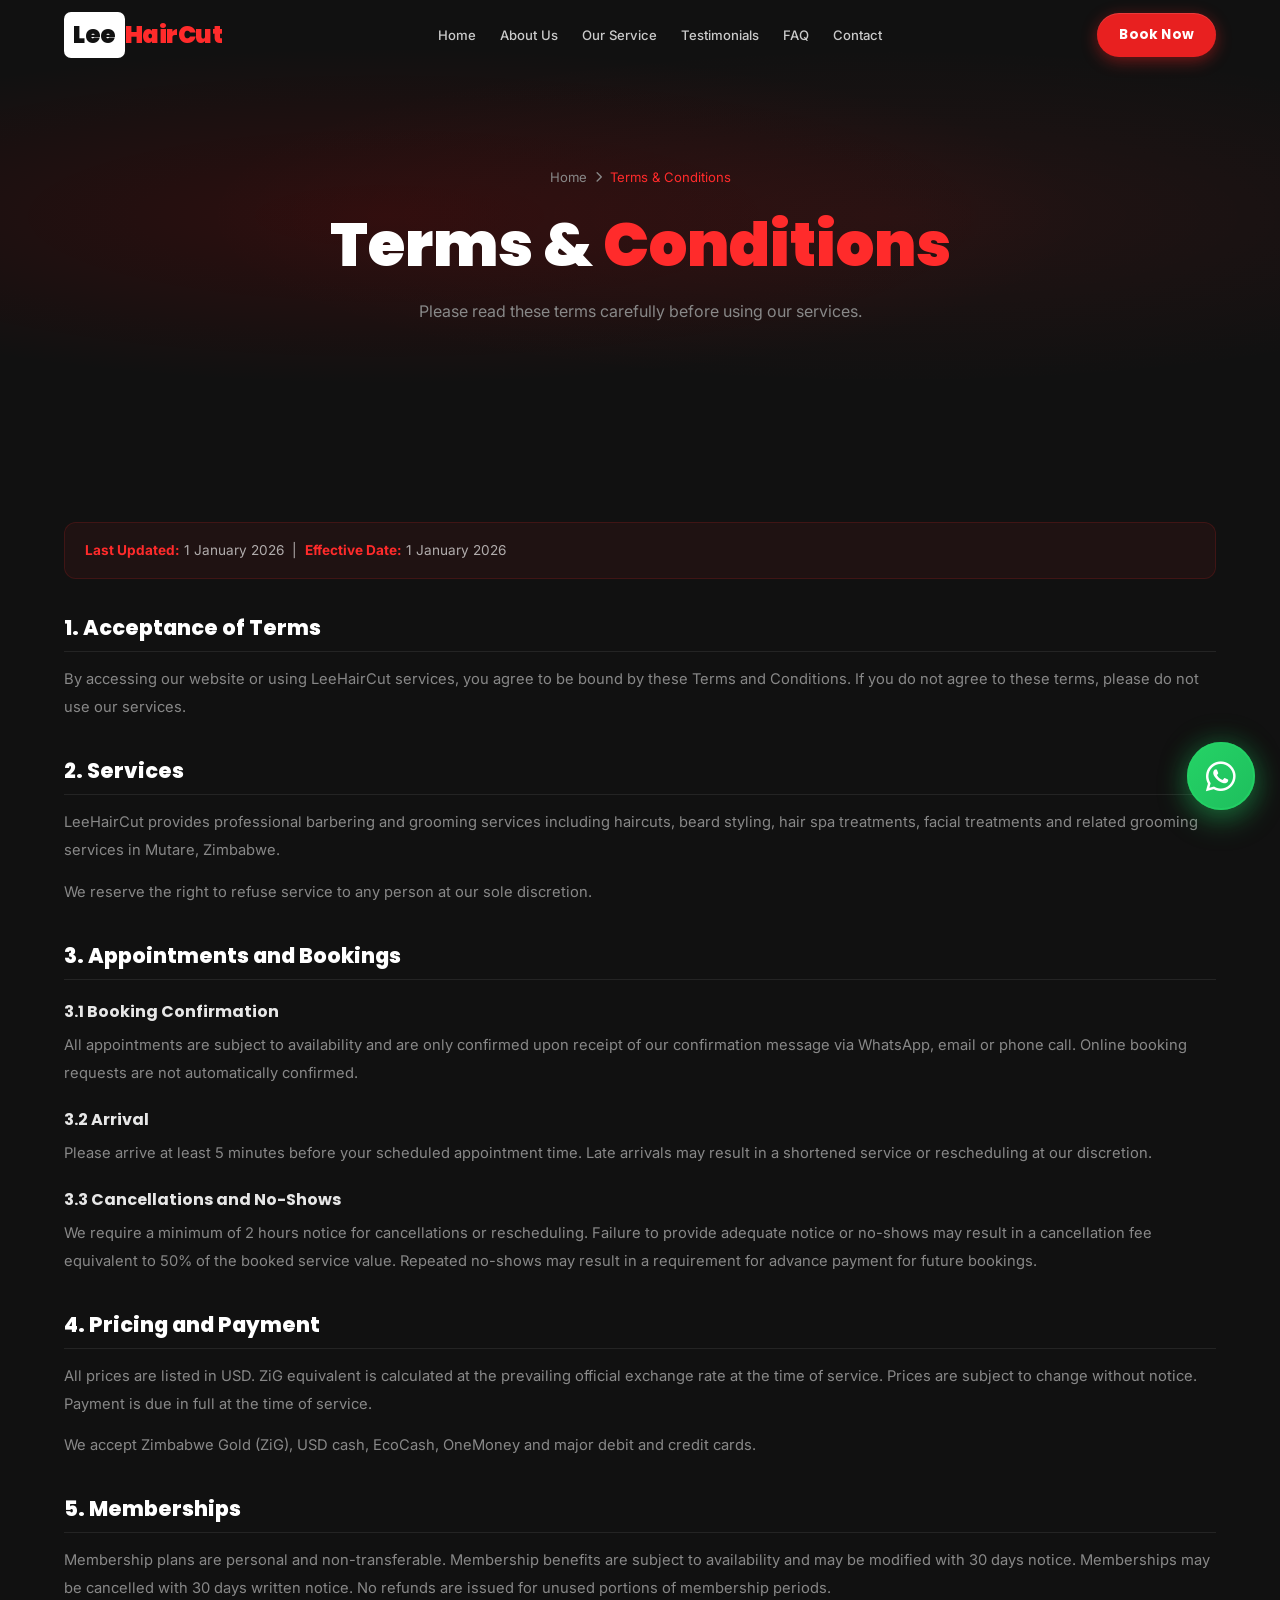
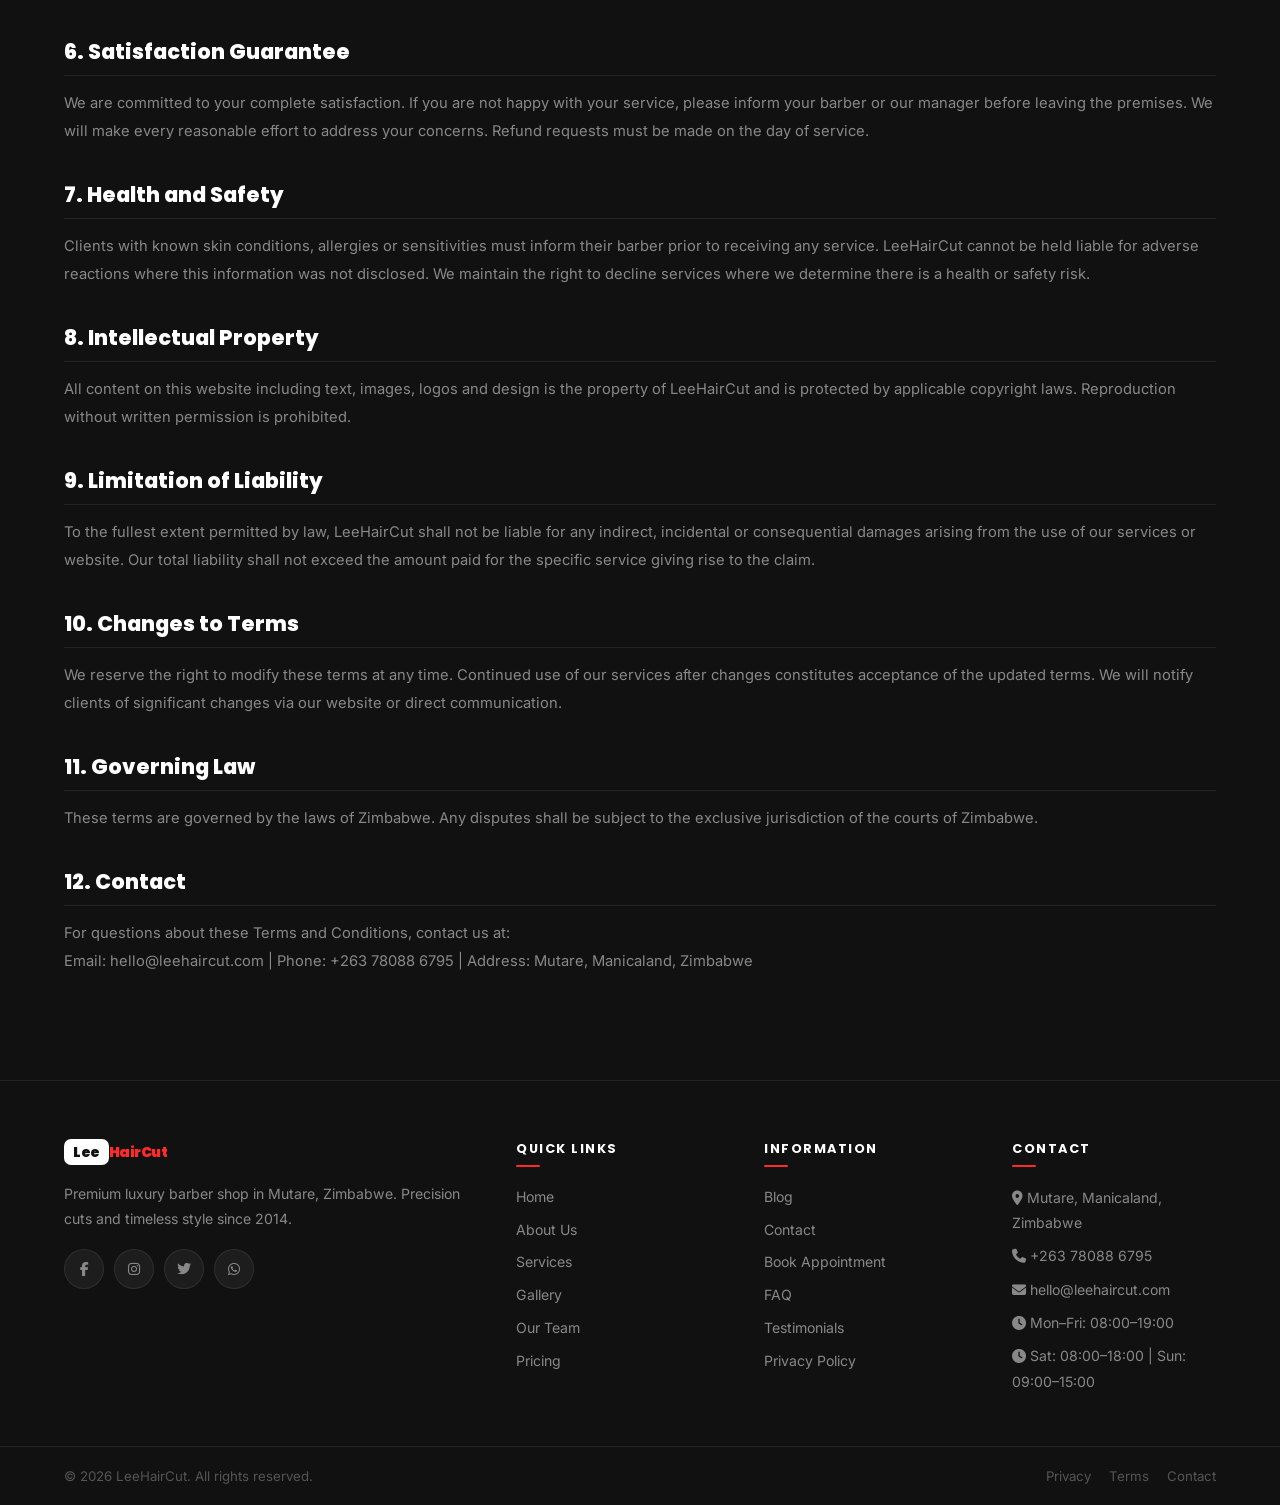
<file: pages/terms.html>
<!DOCTYPE html>
<html lang="en">
<head>
  <meta charset="UTF-8"/>
  <!-- FAVICONS -->
  <link rel="icon" type="image/svg+xml" href="../favicon.svg"/>
  <link rel="icon" type="image/png" sizes="32x32" href="../favicon-32x32.png"/>
  <link rel="icon" type="image/png" sizes="16x16" href="../favicon-16x16.png"/>
  <link rel="apple-touch-icon" sizes="180x180" href="../apple-touch-icon.png"/>
  <link rel="manifest" href="../site.webmanifest"/>
  <meta name="theme-color" content="#b30000"/>
<meta name="viewport" content="width=device-width,initial-scale=1.0"/>
  <title>Terms & Conditions — LeeHairCut</title>
  
  
  
  
  <style>
    .legal-content{
      max-width:820px;
      margin:0 auto;
    }
    .legal-content h2{
      font-size:1.3rem;
      font-weight:800;
      color:#fff;
      margin:36px 0 14px;
      padding-bottom:10px;
      border-bottom:1px solid var(--glass-border);
    }
    .legal-content h3{
      font-size:1rem;
      font-weight:700;
      color:rgba(255,255,255,.9);
      margin:22px 0 10px;
    }
    .legal-content p{
      font-size:.92rem;
      color:var(--gray);
      line-height:1.9;
      margin-bottom:14px;
    }
    .legal-content ul{margin:0 0 14px 20px;}
    .legal-content li{
      font-size:.92rem;
      color:var(--gray);
      line-height:1.8;
      margin-bottom:6px;
    }
    .legal-meta{
      background:rgba(255,43,43,.06);
      border:1px solid rgba(255,43,43,.15);
      border-radius:12px;
      padding:16px 20px;
      margin-bottom:36px;
      font-size:.85rem;
      color:rgba(255,255,255,.65);
    }
    .legal-meta strong{color:var(--red-bright);}
  </style>
  <link href="https://fonts.googleapis.com/css2?family=Poppins:wght@300;400;500;600;700;800;900&family=Inter:wght@300;400;500;600&display=swap" rel="stylesheet"/>

  <link rel="stylesheet" href="https://cdnjs.cloudflare.com/ajax/libs/font-awesome/6.5.0/css/all.min.css"/>
  
  <link rel="stylesheet" href="../css/shared.css"/>
  <link rel="stylesheet" href="../css/navbar.css"/>
  <link rel="stylesheet" href="../css/pages.css"/>
  <link rel="stylesheet" href="../css/fixes.css"/>
</head>
<body>
<nav class="navbar" id="navbar">

  <!-- Logo — far left -->
  <a href="../index.html" class="logo">
    <span class="logo-main">Lee</span><span class="logo-accent">HairCut</span>
  </a>

  <!-- Nav links — centred -->
  <ul class="nav-links" id="navLinks">
    <div class="nav-close" id="navClose"><i class="fa-solid fa-xmark"></i></div>
    <li><a href="../index.html">Home</a></li>
    <li><a href="about.html">About Us</a></li>
    <li><a href="services.html">Our Service</a></li>
    <li><a href="testimonials.html">Testimonials</a></li>
    <li><a href="faq.html">FAQ</a></li>
    <li><a href="contact.html">Contact</a></li>
    <!-- Mobile only: Book Now inside drawer -->
    <li class="nav-book-item">
      <a href="booking.html" class="nav-book-btn">Book Now</a>
    </li>
  </ul>

  <!-- Book Now — far right (desktop) -->
  <a href="booking.html" class="nav-book-btn" aria-label="Book an appointment">Book Now</a>

  <!-- Hamburger (mobile) -->
  <div class="menu-toggle" id="menuToggle" aria-label="Toggle menu" role="button" tabindex="0">
    <span></span><span></span><span></span>
  </div>

</nav>
<div class="nav-overlay" id="navOverlay"></div>

<div class="page-hero">
  <div class="page-hero-content">
    <div class="breadcrumb"><a href="../index.html">Home</a><i class="fa-solid fa-chevron-right" style="font-size:.7rem"></i><span>Terms &amp; Conditions</span></div>
    <h1>Terms &amp; <span>Conditions</span></h1>
    <p>Please read these terms carefully before using our services.</p>
  </div>
</div>

<section class="section section-dark">
  <div class="legal-content fade-up">
    <div class="legal-meta"><strong>Last Updated:</strong> 1 January 2026 &nbsp;|&nbsp; <strong>Effective Date:</strong> 1 January 2026</div>

    <h2>1. Acceptance of Terms</h2>
    <p>By accessing our website or using LeeHairCut services, you agree to be bound by these Terms and Conditions. If you do not agree to these terms, please do not use our services.</p>

    <h2>2. Services</h2>
    <p>LeeHairCut provides professional barbering and grooming services including haircuts, beard styling, hair spa treatments, facial treatments and related grooming services in Mutare, Zimbabwe.</p>
    <p>We reserve the right to refuse service to any person at our sole discretion.</p>

    <h2>3. Appointments and Bookings</h2>
    <h3>3.1 Booking Confirmation</h3>
    <p>All appointments are subject to availability and are only confirmed upon receipt of our confirmation message via WhatsApp, email or phone call. Online booking requests are not automatically confirmed.</p>
    <h3>3.2 Arrival</h3>
    <p>Please arrive at least 5 minutes before your scheduled appointment time. Late arrivals may result in a shortened service or rescheduling at our discretion.</p>
    <h3>3.3 Cancellations and No-Shows</h3>
    <p>We require a minimum of 2 hours notice for cancellations or rescheduling. Failure to provide adequate notice or no-shows may result in a cancellation fee equivalent to 50% of the booked service value. Repeated no-shows may result in a requirement for advance payment for future bookings.</p>

    <h2>4. Pricing and Payment</h2>
    <p>All prices are listed in USD. ZiG equivalent is calculated at the prevailing official exchange rate at the time of service. Prices are subject to change without notice. Payment is due in full at the time of service.</p>
    <p>We accept Zimbabwe Gold (ZiG), USD cash, EcoCash, OneMoney and major debit and credit cards.</p>

    <h2>5. Memberships</h2>
    <p>Membership plans are personal and non-transferable. Membership benefits are subject to availability and may be modified with 30 days notice. Memberships may be cancelled with 30 days written notice. No refunds are issued for unused portions of membership periods.</p>

    <h2>6. Satisfaction Guarantee</h2>
    <p>We are committed to your complete satisfaction. If you are not happy with your service, please inform your barber or our manager before leaving the premises. We will make every reasonable effort to address your concerns. Refund requests must be made on the day of service.</p>

    <h2>7. Health and Safety</h2>
    <p>Clients with known skin conditions, allergies or sensitivities must inform their barber prior to receiving any service. LeeHairCut cannot be held liable for adverse reactions where this information was not disclosed. We maintain the right to decline services where we determine there is a health or safety risk.</p>

    <h2>8. Intellectual Property</h2>
    <p>All content on this website including text, images, logos and design is the property of LeeHairCut and is protected by applicable copyright laws. Reproduction without written permission is prohibited.</p>

    <h2>9. Limitation of Liability</h2>
    <p>To the fullest extent permitted by law, LeeHairCut shall not be liable for any indirect, incidental or consequential damages arising from the use of our services or website. Our total liability shall not exceed the amount paid for the specific service giving rise to the claim.</p>

    <h2>10. Changes to Terms</h2>
    <p>We reserve the right to modify these terms at any time. Continued use of our services after changes constitutes acceptance of the updated terms. We will notify clients of significant changes via our website or direct communication.</p>

    <h2>11. Governing Law</h2>
    <p>These terms are governed by the laws of Zimbabwe. Any disputes shall be subject to the exclusive jurisdiction of the courts of Zimbabwe.</p>

    <h2>12. Contact</h2>
    <p>For questions about these Terms and Conditions, contact us at:<br>
    Email: hello@leehaircut.com | Phone: +263 78088 6795 | Address: Mutare, Manicaland, Zimbabwe</p>
  </div>
</section>

<footer class="footer">
  <div class="footer-inner">
    <div class="footer-col">
      <a href="../index.html" class="logo"><span class="logo-main">Lee</span><span class="logo-accent">HairCut</span></a>
      <p>Premium luxury barber shop in Mutare, Zimbabwe. Precision cuts and timeless style since 2014.</p>
      <div class="footer-socials">
        <a href="#" aria-label="Facebook"><i class="fab fa-facebook-f"></i></a>
        <a href="#" aria-label="Instagram"><i class="fab fa-instagram"></i></a>
        <a href="#" aria-label="Twitter"><i class="fab fa-twitter"></i></a>
        <a href="https://wa.me/263780886795" aria-label="WhatsApp"><i class="fab fa-whatsapp"></i></a>
      </div>
    </div>
    <div class="footer-col">
      <h4>Quick Links</h4>
      <a href="../index.html">Home</a>
      <a href="about.html">About Us</a>
      <a href="services.html">Services</a>
      <a href="gallery.html">Gallery</a>
      <a href="team.html">Our Team</a>
      <a href="pricing.html">Pricing</a>
    </div>
    <div class="footer-col">
      <h4>Information</h4>
      <a href="blog.html">Blog</a>
      <a href="contact.html">Contact</a>
      <a href="booking.html">Book Appointment</a>
      <a href="faq.html">FAQ</a>
      <a href="testimonials.html">Testimonials</a>
      <a href="privacy.html">Privacy Policy</a>
    </div>
    <div class="footer-col">
      <h4>Contact</h4>
      <p><i class="fas fa-map-marker-alt"></i> Mutare, Manicaland, Zimbabwe</p>
      <p><i class="fas fa-phone"></i> +263 78088 6795</p>
      <p><i class="fas fa-envelope"></i> hello@leehaircut.com</p>
      <p><i class="fas fa-clock"></i> Mon–Fri: 08:00–19:00</p>
      <p><i class="fas fa-clock"></i> Sat: 08:00–18:00 | Sun: 09:00–15:00</p>
    </div>
  </div>
  <div class="footer-bottom">
    <p>&copy; 2026 LeeHairCut. All rights reserved.</p>
    <div class="footer-bottom-links">
      <a href="privacy.html">Privacy</a>
      <a href="terms.html">Terms</a>
      <a href="contact.html">Contact</a>
    </div>
  </div>
</footer>

<script src="../js/shared.js"></script>
<a href="https://wa.me/263780886795?text=Hello%20I%20need%20help" class="float-whatsapp" target="_blank" rel="noopener noreferrer" aria-label="Chat on WhatsApp">
  <i class="fab fa-whatsapp"></i>
  <span class="wa-tooltip">Chat on WhatsApp</span>
</a>
<button class="back-top" aria-label="Back to top"><i class="fa-solid fa-chevron-up"></i></button>
</body>
</html>
</file>
<file: css/shared.css>
/* ============================================================
   LEEHAIRCUT — SHARED STYLES  (navbar is in navbar.css)
   ============================================================ */
@import url('https://fonts.googleapis.com/css2?family=Poppins:wght@300;400;500;600;700;800;900&family=Inter:wght@300;400;500;600&display=swap');

/* ── CSS Variables ── */
:root {
  --black:        #0a0a0a;
  --dark:         #111111;
  --dark2:        #1a1a1f;
  --red:          #b30000;
  --red-bright:   #ff2b2b;
  --white:        #ffffff;
  --gray:         #888888;
  --glass:        rgba(255,255,255,0.05);
  --glass-border: rgba(255,255,255,0.08);
  --radius:       18px;
  --transition:   0.35s cubic-bezier(0.4,0,0.2,1);
}

/* ── Reset ── */
*, *::before, *::after { 
  margin:0;
  padding:0;
  box-sizing:border-box;
}
html { 
  scroll-behavior:smooth; 
  overflow-x:hidden;
}
body {
  font-family:'Inter',sans-serif;
  background:var(--black);
  color:var(--white);
  font-size:16px;
  line-height:1.7;
  overflow-x:hidden;
  width:100%;
  max-width:100vw;
}
::-webkit-scrollbar  { width:4px; }
::-webkit-scrollbar-track { background:var(--dark); }
::-webkit-scrollbar-thumb { 
   background:var(--red); 
   border-radius:4px; 
}
h1,h2,h3,h4,h5 { 
   font-family:'Poppins',sans-serif; 
   line-height:1.25; 
}
a { 
  text-decoration:none; 
  color:inherit;
}
img { 
  max-width:100%;
  display:block; 
  height:auto;
}
ul  { list-style:none; }

/* ── Buttons ── */
.btn {
  display:inline-flex; 
  align-items:center; 
  justify-content:center; 
  gap:8px;
  padding:13px 28px; 
  border-radius:50px;
  font-family:'Poppins',sans-serif; 
  font-weight:600;
  font-size:0.92rem;
  cursor:pointer; 
  border:2px solid transparent;
  transition:var(--transition); 
  text-decoration:none; 
  white-space:nowrap;
  position:relative;
  overflow:hidden;
}
.btn-primary {
  background:linear-gradient(135deg,var(--red-bright),var(--red));
  color:#fff; 
  border-color:transparent;
  box-shadow:0 6px 22px rgba(179,0,0,0.35);
}
.btn-primary:hover  { 
  transform:translateY(-3px); 
  box-shadow:0 12px 32px rgba(179,0,0,0.5);
}
.btn-outline  { 
  background:transparent; 
  color:#fff; 
  border-color:rgba(255,255,255,0.35);
}
.btn-outline:hover  { 
  border-color:var(--red-bright); 
  color:var(--red-bright);
  transform:translateY(-3px);
}
.btn-dark { 
  background:rgba(255,255,255,0.06);
  color:#fff; 
  border-color:var(--glass-border);
}
.btn-dark:hover { 
  background:rgba(255,255,255,0.12);
  transform:translateY(-3px);
}
.btn-sm  { 
  padding:9px 20px; 
  font-size:0.82rem;
}

/* ── Section Header ── */
.section-header { margin-bottom:55px; }
.section-header.center { text-align:center; }
.section-label {
  display:inline-block; 
  font-size:0.72rem; 
  font-weight:700;
  letter-spacing:3px; 
  text-transform:uppercase; 
  color:var(--red-bright);
  margin-bottom:14px;
}
.section-header h2 { 
  font-size:clamp(1.8rem,4vw,2.8rem);
  font-weight:800; 
  color:#fff; 
  margin-bottom:14px;
  line-height:1.2;
}
.section-header h2 span { color:var(--red-bright); }
.section-header p { 
  font-size:1rem; 
  color:var(--gray); 
  max-width:580px; 
  line-height:1.8; 
}
.section-header.center p { margin:0 auto; }

/* ── Footer ── */
.footer { 
  background:var(--dark); 
  border-top:1px solid var(--glass-border); 
}
.footer-inner {
  display:grid; 
  grid-template-columns:2fr 1fr 1fr 1fr;
  gap:44px; 
  padding-top:60px;
  padding-bottom:44px;
}
.footer-col .logo { margin-bottom:16px; }
.footer-col p  { 
  font-size:0.88rem; 
  color:var(--gray); 
  line-height:1.8; 
  margin-bottom:8px;
}
.footer-col h4 {
  font-family:'Poppins',sans-serif;
  font-size:0.8rem; 
  font-weight:700;
  color:#fff;
  text-transform:uppercase;
  letter-spacing:1.5px; 
  margin-bottom:18px;
  position:relative; 
  padding-bottom:10px;
}
.footer-col h4::after {
  content:''; 
  position:absolute; 
  bottom:0; 
  left:0; 
  width:24px; 
  height:2px;
  background:var(--red-bright); 
  border-radius:2px;
}
.footer-col a { 
  display:block; 
  color:var(--gray); 
  font-size:0.88rem; 
  margin-bottom:9px; 
  transition:var(--transition);
}
.footer-col a:hover { 
  color:var(--red-bright); 
  padding-left:5px;
}

/* Social icons — circular */
.footer-socials { 
  display:flex; 
  gap:10px; 
  margin-top:18px; 
  flex-wrap:wrap; 
}
.footer-socials a {
  display:flex; 
  align-items:center; 
  justify-content:center;
  width:40px; 
  height:40px; 
  min-width:40px;
  background:rgba(255,255,255,0.05); 
  border:1px solid var(--glass-border);
  border-radius:50%;
  color:var(--gray); 
  font-size:14px;
  transition:var(--transition); 
  margin:0; 
  padding:0;
}
.footer-socials a:hover {
  background:var(--red); 
  border-color:var(--red);
  color:#fff; 
  transform:translateY(-3px); 
  padding:0;
}
.footer-bottom {
  border-top:1px solid var(--glass-border);
  padding-top:18px; 
  padding-bottom:18px;
  display:flex; 
  justify-content:space-between; 
  align-items:center;
  font-size:0.83rem; 
  color:#555; 
  flex-wrap:wrap; 
  gap:10px;
}
.footer-bottom-links { 
  display:flex; 
  gap:18px; 
}
.footer-bottom-links a { 
  color:#555; 
  transition:var(--transition); 
}
.footer-bottom-links a:hover { color:var(--red-bright); }

/* ==========================================
   FLOATING WHATSAPP BUTTON
  ========================================== */

.float-whatsapp{
   position:fixed;
   right:25px;
   bottom:90px;
   width:68px;
   height:68px;
   display:flex;
   align-items:center;
   justify-content:center;
   text-decoration:none;
   border-radius:50%;
   background:linear-gradient(135deg,#25D366 0%,#1EBE5D 100%);
   color:#ffffff;
   font-size:34px;
   z-index:9999;
   box-shadow:0 10px 30px rgba(37,211,102,.35),0 0 30px rgba(37,211,102,.25);
   transition:all .4s ease;
   animation:floatWhatsapp 3s ease-in-out infinite;
}

/* ==========================================
FLOATING ANIMATION
========================================== */

@keyframes floatWhatsapp{
0%{
transform:translateY(0);
}

50%{
    transform:translateY(-10px);
}

100%{
    transform:translateY(0);
}

}

/* ==========================================
   PULSE RINGS
   ========================================== */

.float-whatsapp::before,
.float-whatsapp::after{
  content:"";
  position:absolute;
  inset:0;
  border-radius:50%;
  border:2px solid rgba(37,211,102,.5);
  animation:pulseRing 2.5s infinite;
}

.float-whatsapp::after{
  animation-delay:1.2s;
}

@keyframes pulseRing{
0%{
transform:scale(1);
opacity:.8;
}

100%{
    transform:scale(1.8);
    opacity:0;
}

}

/* ==========================================
   ICON
   ========================================== */

.float-whatsapp i{
  position:relative;
  z-index:2;
  transition:.4s ease;
}

.float-whatsapp:hover i{
  transform:rotate(15deg) scale(1.12);
}

/* ==========================================
   HOVER EFFECT
   ========================================== */

.float-whatsapp:hover{
  transform:scale(1.12);
  box-shadow:0 15px 45px rgba(37,211,102,.55),0 0 45px rgba(37,211,102,.45);
}

/* ==========================================
   TOOLTIP
   ========================================== */

.wa-tooltip{
  position:absolute;
  top:50%;
  right:calc(100% + 18px);
  transform:translateY(-50%) translateX(15px);
  display:flex;
  align-items:center;
  justify-content:center;
  min-width:190px;
  height:52px;
  padding:0 22px;
  white-space:nowrap;
  background:linear-gradient(135deg,rgba(20,20,20,.98),rgba(45,45,45,.98));
  backdrop-filter:blur(18px);
  -webkit-backdrop-filter:blur(18px);
  color:#ffffff;
  font-family:'Poppins',sans-serif;
  font-size:15px;
  font-weight:600;
  letter-spacing:.3px;
  border-radius:16px;
  border:1px solid rgba(255,255,255,.08);
  box-shadow:0 10px 35px rgba(0,0,0,.35),0 0 20px rgba(37,211,102,.12);
  opacity:0;
  visibility:hidden;
  transition:opacity .35s ease,transform .35s ease,visibility .35s ease;
  z-index:1000;
}


/* Arrow */
.wa-tooltip::after{
  content:"";
  position:absolute;
  right:-9px;
  top:50%;
  width:18px;
  height:18px;
  background:rgba(35,35,35,.98);
  border-top:1px solid rgba(255,255,255,.08);
  border-right:1px solid rgba(255,255,255,.08);
  transform:translateY(-50%)rotate(45deg);
}

/* Tooltip Show */
.float-whatsapp:hover .wa-tooltip{
  opacity:1;
  visibility:visible;
  transform:translateY(-50%) translateX(0);
}



/* ==========================================
   EXTRA GLOW ON HOVER
   ========================================== */

.float-whatsapp:hover::before,
.float-whatsapp:hover::after{
  border-color:rgba(255,255,255,.45);
}

/* ==========================================
MOBILE RESPONSIVE
========================================== */

@media (max-width:768px){

.float-whatsapp{
    width:60px;
    height:60px;
    font-size:30px;
    right:18px;
    bottom:85px;
}

.wa-tooltip{
    display:none;
}

}


/* Back To Top */
.back-top {
  position:fixed; 
  bottom:24px; 
  right:28px; 
  width:48px; 
  height:48px;
  background:linear-gradient(135deg,var(--red-bright),var(--red));
  border:none; 
  border-radius:14px;
  display:flex; 
  align-items:center; 
  justify-content:center;
  cursor:pointer; 
  font-size:15px; 
  color:#fff; 
  z-index:997;
  transition:all 0.4s cubic-bezier(0.34,1.56,0.64,1);
  opacity:0; 
  visibility:hidden; 
  transform:translateY(20px) scale(0.8);
  box-shadow:0 4px 18px rgba(179,0,0,0.4);
}
.back-top.visible { 
  opacity:1; 
  visibility:visible; 
  transform:translateY(0) scale(1);
}
.back-top:hover   { 
  transform:translateY(-4px) scale(1.05); 
  box-shadow:0 10px 28px rgba(179,0,0,0.55);
}

/* ── Toast Notification System ── */
.toast {
  position:fixed; 
  top:24px; 
  right:24px;
  display:flex; 
  align-items:flex-start;
  gap:14px;
  padding:18px 20px 22px;
  border-radius:16px;
  background:rgba(14,14,18,0.97);
  backdrop-filter:blur(24px); 
  -webkit-backdrop-filter:blur(24px);
  border:1px solid rgba(255,255,255,0.07);
  box-shadow:0 4px 6px rgba(0,0,0,0.2),0 16px 40px rgba(0,0,0,0.5),0 0 0 1px rgba(255,255,255,0.03) inset;
  transform:translateX(calc(100% + 30px)); 
  opacity:0;
  transition:all 0.5s cubic-bezier(0.34,1.56,0.64,1);
  z-index:9999; 
  min-width:300px; 
  max-width:380px; 
  overflow:hidden;
}
.toast.show { 
  transform:translateX(0); 
  opacity:1;
}
.toast-icon {
  width:42px; 
  height:42px; 
  min-width:42px; 
  border-radius:12px;
  display:flex; 
  align-items:center; 
  justify-content:center;
  font-size:17px; 
  flex-shrink:0; 
  margin-top:1px;
}
.toast-icon.red    { background:linear-gradient(135deg,#ff2b2b,#b30000); box-shadow:0 4px 12px rgba(179,0,0,0.4); }
.toast-icon.green  { background:linear-gradient(135deg,#25D366,#128C7E); box-shadow:0 4px 12px rgba(37,211,102,0.4); }
.toast-icon.yellow { background:linear-gradient(135deg,#f59e0b,#d97706); box-shadow:0 4px 12px rgba(245,158,11,0.4); }
.toast-icon.blue   { background:linear-gradient(135deg,#3b82f6,#1d4ed8); box-shadow:0 4px 12px rgba(59,130,246,0.4); }
.toast-content { 
  flex:1; 
  min-width:0;
}
.toast-content h4 { 
  font-size:0.92rem; 
  font-weight:700; 
  margin-bottom:4px; 
  color:#fff; 
  font-family:'Poppins',sans-serif; 
}
.toast-content p { 
  font-size:0.8rem; 
  color:rgba(255,255,255,0.6);
  margin:0; 
  line-height:1.5;
}
.toast-close {
  width:26px; 
  height:26px; 
  min-width:26px;
  background:rgba(255,255,255,0.06); 
  border:none; 
  border-radius:8px;
  color:rgba(255,255,255,0.5); 
  cursor:pointer;
  display:flex; 
  align-items:center; 
  justify-content:center;
  font-size:12px; 
  transition:all 0.2s ease; 
  margin-top:1px; 
  flex-shrink:0;
}
.toast-close:hover { 
  background:rgba(255,255,255,0.12); 
  color:#fff;
}
.toast-bar { 
  position:absolute; 
  bottom:0; 
  left:0; 
  height:3px; 
  border-radius:0 0 16px 16px; 
  animation:barShrink 3.8s linear forwards;
}
.toast-bar.red    { background:linear-gradient(90deg,#ff2b2b,#b30000); }
.toast-bar.green  { background:linear-gradient(90deg,#25D366,#128C7E); }
.toast-bar.yellow { background:linear-gradient(90deg,#f59e0b,#d97706); }
.toast-bar.blue   { background:linear-gradient(90deg,#3b82f6,#1d4ed8); }
.toast::before    { 
  content:''; 
  position:absolute; 
  left:0; 
  top:0; 
  bottom:0; 
  width:3px; 
  border-radius:16px 0 0 16px;
}
.toast.toast-success::before { background:linear-gradient(to bottom,#25D366,#128C7E); }
.toast.toast-error::before   { background:linear-gradient(to bottom,#ff2b2b,#b30000); }
.toast.toast-warning::before { background:linear-gradient(to bottom,#f59e0b,#d97706); }
.toast.toast-info::before    { background:linear-gradient(to bottom,#3b82f6,#1d4ed8); }
@keyframes barShrink { from{width:100%} to{width:0%} }

/* ── Form Validation ── */
.form-group input.is-invalid,
.form-group select.is-invalid,
.form-group textarea.is-invalid {
  border-color:#ff2b2b; 
  background:rgba(255,43,43,0.04);
  box-shadow:0 0 0 3px rgba(255,43,43,0.12);
  animation:shakeInput 0.4s ease;
}
.form-group input.is-valid,
.form-group select.is-valid,
.form-group textarea.is-valid {
  border-color:#25D366; 
  background:rgba(37,211,102,0.04);
  box-shadow:0 0 0 3px rgba(37,211,102,0.12);
}
@keyframes shakeInput {
  0%,100% { transform:translateX(0); }
  20%,60%  { transform:translateX(-5px); }
  40%,80%  { transform:translateX(5px); }
}

/* ── Booking modal (homepage quick-book) ── */
.booking-modal {
  position:fixed; 
  inset:0;
  z-index:5000;
  display:flex; 
  align-items:center; 
  justify-content:center; 
  padding:16px;
  opacity:0; 
  visibility:hidden; 
  transition:var(--transition);
}
.booking-modal.active { 
  opacity:1; 
  visibility:visible;
}
.booking-overlay {
  position:absolute; 
  inset:0; 
  background:rgba(0,0,0,0.82);
  backdrop-filter:blur(10px);
}
.booking-box {
  position:relative; 
  width:100%; 
  max-width:500px;
  background:var(--dark2); 
  border:1px solid var(--glass-border);
  border-radius:22px; 
  padding:36px 32px;
  transform:scale(0.88) translateY(24px); 
  opacity:0;
  transition:var(--transition);
  box-shadow:0 32px 80px rgba(0,0,0,0.6);
  overflow:hidden; 
  max-height:90vh; 
  overflow-y:auto;
}
.booking-modal.active .booking-box { 
  transform:scale(1) translateY(0); 
  opacity:1;
}
.booking-close {
  position:absolute; 
  top:16px; 
  right:16px; 
  width:36px; 
  height:36px;
  background:rgba(255,255,255,0.06); 
  border-radius:50%;
  display:flex; 
  align-items:center; 
  justify-content:center;
  cursor:pointer; 
  font-size:15px; 
  transition:var(--transition);
}
.booking-close:hover { 
  background:var(--red); 
  transform:rotate(90deg);
}
.booking-box h2     { 
  font-size:1.5rem; 
  font-weight:800;
  margin-bottom:6px;
}
.booking-box > p    { 
  color:var(--gray); 
  font-size:0.88rem; 
  margin-bottom:24px;
}
.booking-form  { 
  display:flex; 
  flex-direction:column; 
  gap:13px;
}
.form-row   { 
  display:grid; 
  grid-template-columns:1fr 1fr; 
  gap:13px;
}
.form-group  { 
  display:flex; 
  flex-direction:column;
  gap:6px;
}
.form-group label   { 
  font-size:0.75rem;
  font-weight:600; 
  color:var(--gray); 
  text-transform:uppercase; 
  letter-spacing:0.5px;
}
.form-group input,
.form-group select,
.form-group textarea,
.styled-form input,
.styled-form select,
.styled-form textarea {
  padding:12px 15px; 
  background:rgba(255,255,255,0.04);
  border:1px solid var(--glass-border); 
  border-radius:10px;
  color:#fff; 
  font-size:0.92rem; 
  font-family:'Inter',sans-serif;
  transition:var(--transition); 
  -webkit-appearance:none; 
  width:100%;
}
.form-group input:focus,
.form-group select:focus,
.form-group textarea:focus,
.styled-form input:focus,
.styled-form select:focus,
.styled-form textarea:focus {
  outline:none; 
  border-color:var(--red); 
  background:rgba(255,43,43,0.04);
}
.form-group select option,
.styled-form select option { 
  background:#1a1a1f; 
  color:#fff;
}
.booking-wa {
  display:flex; 
  align-items:center; 
  justify-content:center;
  gap:10px;
  margin-top:13px; 
  padding:12px; 
  border-radius:10px;
  background:rgba(37,211,102,0.08);
  border:1px solid rgba(37,211,102,0.2);
  color:#25D366; 
  font-weight:600; 
  font-size:0.88rem; 
  transition:var(--transition);
}
.booking-wa:hover { background:rgba(37,211,102,0.18); }

/* ── Page Hero ── */
.page-hero {
  position:relative; 
  min-height:48vh;
  display:flex; 
  align-items:center; 
  justify-content:center;
  text-align:center; 
  overflow:hidden; 
  background:var(--dark);
}
.page-hero::before {
  content:''; 
  position:absolute;
  inset:0;
  background:
    radial-gradient(ellipse at 30% 50%,rgba(179,0,0,0.18),transparent 55%),
    radial-gradient(ellipse at 70% 50%,rgba(255,43,43,0.08),transparent 55%);
}
.page-hero-content { 
  position:relative; 
  z-index:2; 
  padding-top:130px; 
  padding-bottom:70px; 
  width:100%;
}
.breadcrumb {
  display:flex; 
  align-items:center; 
  justify-content:center;
  gap:8px; 
  font-size:0.82rem; 
  color:var(--gray);
  margin-bottom:18px; 
  flex-wrap:wrap;
}
.breadcrumb a { 
  color:var(--gray); 
  transition:var(--transition);
}
.breadcrumb a:hover { color:var(--red-bright); }
.breadcrumb span { color:var(--red-bright); }
.page-hero-content h1 { 
  font-size:clamp(2.2rem,5vw,3.8rem); 
  font-weight:900; 
  margin-bottom:14px;
}
.page-hero-content h1 span { color:var(--red-bright); }
.page-hero-content p  { 
  font-size:1rem; 
  color:var(--gray);
  max-width:560px; 
  margin:0 auto; 
  line-height:1.8;
}

/* ── CTA Strip ── */
.cta-strip {
  padding-top:70px; 
  padding-bottom:70px;
  background:linear-gradient(135deg,rgba(179,0,0,0.12),rgba(255,43,43,0.06));
  border-top:1px solid rgba(255,43,43,0.12);
  border-bottom:1px solid rgba(255,43,43,0.12);
  text-align:center;
}
.cta-strip h2 { 
  font-size:clamp(1.6rem,3vw,2.4rem); 
  margin-bottom:12px;
}
.cta-strip p  { 
  color:var(--gray); 
  margin-bottom:28px; 
  font-size:0.96rem;
}
.cta-btns  { 
  display:flex; 
  justify-content:center; 
  flex-wrap:wrap; 
  gap:13px;
}

/* ── Scroll Animations ── */
.fade-up   { opacity:0; transform:translateY(36px); transition:opacity 0.7s ease,transform 0.7s ease; }
.fade-left { opacity:0; transform:translateX(-36px); transition:opacity 0.7s ease,transform 0.7s ease; }
.fade-right{ opacity:0; transform:translateX(36px);  transition:opacity 0.7s ease,transform 0.7s ease; }
.scale-in  { opacity:0; transform:scale(0.88);       transition:opacity 0.7s ease,transform 0.7s ease; }
.fade-up.visible,.fade-left.visible,.fade-right.visible,.scale-in.visible { opacity:1; transform:none; }
.delay-1 { transition-delay:0.1s!important; }
.delay-2 { transition-delay:0.2s!important; }
.delay-3 { transition-delay:0.3s!important; }
.delay-4 { transition-delay:0.4s!important; }
.delay-5 { transition-delay:0.5s!important; }
.delay-6 { transition-delay:0.6s!important; }

/* ── Social icons helper ── */
.social-links { 
  display:flex; 
  gap:11px; 
  flex-wrap:wrap; 
  margin-top:18px;
}
.social-links a, .soc-btn {
  width:44px; 
  height:44px; 
  min-width:44px;
  background:rgba(255,255,255,0.06); 
  border:1px solid rgba(255,255,255,0.12);
  border-radius:50%; 
  display:flex; 
  align-items:center; 
  justify-content:center;
  font-size:1rem; 
  color:var(--gray); 
  transition:var(--transition);
  text-decoration:none;
}
.social-links a:hover, .soc-btn:hover {
  background:var(--red)!important; 
  border-color:var(--red)!important;
  color:#fff!important; 
  transform:translateY(-3px) scale(1.08);
  box-shadow:0 6px 20px rgba(179,0,0,0.4);
}

/* ── FAQ shared ── */
.faq-list   { 
  display:flex; 
  flex-direction:column; 
  gap:11px; 
  max-width:820px; 
  margin:0 auto;
}
.faq-item   { 
  background:rgba(255,255,255,0.03); 
  border:1px solid var(--glass-border); 
  border-radius:14px; 
  overflow:hidden; 
  transition:var(--transition);
}
.faq-item.active { border-color:rgba(255,43,43,0.28); }
.faq-question {
  width:100%; 
  background:transparent; 
  border:none; 
  padding:17px 20px;
  text-align:left; 
  font-family:'Poppins',sans-serif; 
  font-size:0.92rem;
  font-weight:600; 
  color:#fff; 
  cursor:pointer;
  display:flex; 
  align-items:center; 
  justify-content:space-between; 
  gap:12px;
  transition:var(--transition);
}
.faq-question:hover { color:var(--red-bright); }
.faq-icon { 
  width:28px; 
  height:28px; 
  min-width:28px; 
  background:rgba(255,255,255,0.06);
  border-radius:50%; 
  display:flex; 
  align-items:center; 
  justify-content:center; 
  transition:var(--transition);
}
.faq-item.active .faq-icon { background:var(--red); }
.faq-icon i { font-size:0.72rem; }
.faq-answer { 
  max-height:0; 
  overflow:hidden; 
  padding:0 20px; 
  font-size:0.9rem; 
  color:var(--gray); 
  line-height:1.8; 
  transition:max-height 0.4s ease,padding 0.3s ease;
}
.faq-item.active .faq-answer { 
  max-height:220px; 
  padding:0 20px 17px;
}

/* ── Testimonial shared ── */
.testimonial-card { 
  background:rgba(255,255,255,0.03); 
  border:1px solid var(--glass-border); 
  border-radius:18px; 
  padding:26px 24px; 
  transition:var(--transition); 
  flex-shrink:0;
}
.testimonial-card:hover { 
  border-color:rgba(255,43,43,0.2); 
  transform:translateY(-5px); 
  box-shadow:0 18px 44px rgba(0,0,0,0.3);
}
.stars   { margin-bottom:14px; }
.stars i { 
  color:#FFD700; 
  font-size:0.85rem;
}
.testimonial-card > p { 
  font-size:0.9rem; 
  color:rgba(255,255,255,0.75); 
  line-height:1.8; 
  margin-bottom:20px; 
  font-style:italic;
}
.t-client { 
  display:flex; 
  align-items:center; 
  gap:11px; 
  border-top:1px solid var(--glass-border); 
  padding-top:15px;
}
.t-client img { 
  width:44px; 
  height:44px; 
  min-width:44px; 
  border-radius:50%; 
  object-fit:cover; 
  border:2px solid rgba(255,43,43,0.28);
}
.t-client h4  { 
  font-size:0.88rem; 
  font-weight:700; 
  margin-bottom:2px;
}
.t-client span { 
  font-size:0.75rem; 
  color:var(--red-bright);
}

/* ── Slider controls ── */
.slider-prev,.slider-next {
  width:46px; 
  height:46px; 
  min-width:46px; 
  border-radius:50%;
  background:rgba(255,255,255,0.05); 
  border:1px solid var(--glass-border);
  color:#fff; 
  font-size:13px; 
  cursor:pointer; 
  transition:var(--transition);
  display:flex; 
  align-items:center; 
  justify-content:center;
}
.slider-prev:hover,.slider-next:hover { 
  background:var(--red); 
  border-color:var(--red); }

/* ── Overflow guards ── */
html,body { 
  overflow-x:hidden; 
  max-width:100%;
}
*,*::before,*::after { max-width:100%; }
img,video,iframe,embed { max-width:100%; }

/* ── Responsive footer ── */
@media (max-width:900px) { 
   .footer-inner { 
      grid-template-columns:1fr 1fr; 
      gap:28px;
   } 
}
@media (max-width:600px) {
  .footer-inner { 
     grid-template-columns:1fr; 
     gap:22px;
  }
  .footer-bottom { 
      flex-direction:column; 
      text-align:center;
  }
  .form-row { grid-template-columns:1fr; }
  .back-top      { 
       width:42px; 
       height:42px; 
       font-size:13px; 
       bottom:20px;
       right:20px;
  }
  .float-whatsapp{ 
       width:52px; 
       height:52px;
       font-size:22px; 
       right:20px;  
       bottom:76px;
  }
  .wa-tooltip    { display:none; }
  .toast         { 
        min-width:calc(100vw - 32px); 
        max-width:calc(100vw - 32px); 
        right:16px;
        top:16px; 
  }
  .cta-btns      { 
         flex-direction:column; 
         align-items:center;
  }
  .cta-btns .btn { width:min(100%,280px); }
}
@media (max-width:380px) {
  .btn   { 
     padding:11px 20px;
     font-size:0.85rem;
  }
  .section-header h2 { font-size:1.6rem; }
}
@media (max-width:480px) {
  .page-hero-content { padding-top:110px; padding-bottom:55px; }
  .page-hero-content h1 { font-size:clamp(1.8rem,6vw,2.8rem); }
}
</file>
<file: css/navbar.css>
/* ============================================================
   LEEHAIRCUT — NAVBAR
   ============================================================ */

:root {
  --gutter: clamp(24px, 5vw, 80px);
  --max-w:  1280px;
}

/* ================================================================
   GLOBAL 
   ================================================================ */
section, .section, .section-sm,
.about-preview, .services-section, .why-section,
.stats-section, .gallery-preview, .team-preview,
.pricing-preview, .testimonials-section, .faq-section,
.cta-section, .cta-strip, .trust-strip, .booking-section {
  padding-left:  var(--gutter) !important;
  padding-right: var(--gutter) !important;
  box-sizing: border-box;
}

/* Inner containers — centre + cap width */
.about-preview .container, .stats-grid, .faq-container,
.cta-content, .services-full, .booking-layout, .contact-layout,
.blog-layout, .post-layout, .legal-content, .price-list-table,
.packages-grid, .mem-grid, .masonry-grid, .team-full {
  max-width:    var(--max-w);
  margin-left:  auto;
  margin-right: auto;
  width: 100%;
  box-sizing: border-box;
}

.footer-inner, .footer-bottom {
  padding-left:  var(--gutter) !important;
  padding-right: var(--gutter) !important;
  box-sizing: border-box;
}

.page-hero-content {
  padding-left:  var(--gutter) !important;
  padding-right: var(--gutter) !important;
}

/* ================================================================
   NAVBAR
   Layout: [Logo]  [Nav Links — centred]  [Book Now]
   Uses flexbox with space-between so logo is far left,
   book-now is far right, and the link group is perfectly centred.
   ================================================================ */
.navbar {
  position: fixed;
  top: 0;
  left: 0;
  right: 0;
  width: 100%;
  z-index: 1000;
  display: flex;
  align-items: center;
  padding: 0 var(--gutter);
  height: 70px;
  box-sizing:  border-box;
  transition:  background 0.35s ease, box-shadow 0.35s ease, height 0.35s ease;
}

.navbar.scrolled {
  background: rgba(10,10,10,0.97);
  backdrop-filter: blur(20px);
  -webkit-backdrop-filter:blur(20px);
  border-bottom: 1px solid rgba(255,255,255,0.06);
  box-shadow: 0 2px 30px rgba(0,0,0,0.6);
  height: 62px;
}

/* ── LOGO (left) ── */
.logo {
  font-family: 'Poppins', sans-serif;
  font-size: 1.5rem;
  font-weight: 900;
  letter-spacing:  -0.5px;
  text-decoration: none;
  display: inline-flex;
  align-items: center;
  flex-shrink: 0;
  z-index: 1001;
  transition: opacity 0.2s ease, transform 0.2s ease;
}
.logo:hover    { 
  opacity: 0.85; 
  transform: scale(1.02);
}
.logo-main     { 
  background:#fff; 
  color:#111; 
  padding:3px 9px; 
  border-radius:7px;
}
.logo-accent   { color: var(--red-bright); }

/* ── NAV LINKS (perfectly centred in remaining space) ── */
.nav-links {
  display: flex;
  align-items: center;
  justify-content: center;
  list-style: none;
  margin: 0;
  padding: 0;
  gap: 4px;
  flex: 1; 
  flex-wrap: nowrap;
}

.nav-links li { list-style: none; }

/* The book-now li is pulled OUT of flex flow so it doesn't
   shift the centre group — handled separately below */
.nav-book-item { display: none; } /* hidden inside nav-links on desktop */

.nav-links a {
  color:           rgba(255,255,255,0.78);
  font-family:     'Inter', sans-serif;
  font-size:       0.87rem;
  font-weight:     500;
  padding:         8px 13px;
  border-radius:   8px;
  display:         block;
  white-space:     nowrap;
  text-decoration: none;
  transition:      color 0.2s ease, background 0.2s ease;
  position:        relative;
}
.nav-links a:hover,
.nav-links a.active {
  color:      #fff;
  background: rgba(255,255,255,0.08);
}
.nav-links a.active::after {
  content:       '';
  position:      absolute;
  bottom:        4px;
  left:          50%;
  transform:     translateX(-50%);
  width:         4px;
  height:        4px;
  background:    var(--red-bright);
  border-radius: 50%;
}

/* ── BOOK NOW (far right, outside nav-links) ── */
/* The <a class="nav-book-btn"> is a DIRECT child of navbar,
   NOT inside nav-links on desktop. See HTML structure below. */
.nav-book-btn {
  display:         inline-flex !important;
  align-items:     center !important;
  justify-content: center !important;
  gap:             7px;
  flex-shrink:     0;
  white-space:     nowrap;
  text-decoration: none;
  cursor:          pointer;

  /* Exact match to Image 1 — large pill, solid red */
  padding:         12px 28px !important;
  border-radius:   50px !important;
  font-family:     'Poppins', sans-serif !important;
  font-weight:     700 !important;
  font-size:       0.9rem !important;
  letter-spacing:  0.2px;

  background:  #e82020 !important;
  color:       #fff !important;
  border:      none !important;
  outline:     none;

  box-shadow:
    0 4px 16px rgba(232,32,32,0.45),
    0 1px  0  rgba(255,255,255,0.12) inset !important;

  transition:
    transform   0.25s cubic-bezier(0.34,1.56,0.64,1),
    box-shadow  0.25s ease,
    background  0.25s ease !important;

  position: relative;
  overflow: hidden;
}

/* Shine sweep on hover */
.nav-book-btn::before {
  content:    '';
  position:   absolute;
  top:        0; left: -80%;
  width:      55%;
  height:     100%;
  background: linear-gradient(90deg, transparent, rgba(255,255,255,0.2), transparent);
  transform:  skewX(-18deg);
  transition: left 0.5s ease;
  pointer-events: none;
}
.nav-book-btn:hover::before { left: 140%; }

.nav-book-btn:hover {
  background:  #f02828 !important;
  transform:   translateY(-2px) scale(1.03) !important;
  box-shadow:
    0 8px 24px rgba(232,32,32,0.6),
    0 1px  0  rgba(255,255,255,0.15) inset !important;
}
.nav-book-btn:active {
  transform: translateY(0) scale(0.99) !important;
}

/* ── HAMBURGER (mobile only) ── */
.menu-toggle {
  display:         none;
  flex-direction:  column;
  gap:             5px;
  cursor:          pointer;
  z-index:         1002;
  width:           40px;
  height:          40px;
  background:      rgba(255,255,255,0.05);
  border:          1px solid rgba(255,255,255,0.1);
  border-radius:   9px;
  align-items:     center;
  justify-content: center;
  transition:      all 0.3s ease;
  flex-shrink:     0;
}
.menu-toggle:hover  { 
  background: rgba(255,43,43,0.12); 
  border-color: rgba(255,43,43,0.35);
}
.menu-toggle span   { 
  width:20px; 
  height:2px; 
  background:#fff; 
  border-radius:2px; 
  display:block; 
  transition: background 0.3s; 
}
.menu-toggle.active { background: rgba(255,43,43,0.15); border-color: var(--red); }
.menu-toggle.active span { background: var(--red-bright); }

/* ── NAV CLOSE (inside drawer) ── */
.nav-close {
  display: none;
  position: absolute;
  top: 16px; 
  right: 16px;
  width: 34px; 
  height: 34px;
  background: rgba(255,255,255,0.06);
  border-radius: 50%;
  align-items: center;
  justify-content: center;
  cursor:          pointer;
  font-size:       15px;
  color:           #fff;
  transition:      all 0.3s ease;
  z-index:         1003;
}
.nav-close:hover { 
  background: var(--red); 
  transform: rotate(90deg);
}

/* ── NAV OVERLAY ── */
.nav-overlay {
  position:                fixed;
  inset:                   0;
  background:              rgba(0,0,0,0.72);
  backdrop-filter:         blur(5px);
  -webkit-backdrop-filter: blur(5px);
  opacity:                 0;
  visibility:              hidden;
  transition:              all 0.32s ease;
  z-index:                 999;
}
.nav-overlay.active { 
  opacity: 1; 
  visibility: visible;
}

/* ================================================================
   MOBILE NAV  (≤ 1024px)
   ================================================================ */
@media (max-width: 1024px) {
  .navbar {
    height: 62px;
    justify-content: space-between;
  }

  .menu-toggle { display: flex; }
  .nav-close   { display: flex; }

  /* Slide-in drawer */
  .nav-links {
    position: fixed;
    top: 0; 
    left: 0;
    height: 100vh;
    width: min(290px, 82vw);
    background: rgba(10,10,10,0.99);
    backdrop-filter: blur(20px);
    -webkit-backdrop-filter: blur(20px);
    flex-direction: column;
    align-items: flex-start;
    justify-content: flex-start;
    padding: 76px 22px 36px;
    gap: 4px;
    transform: translateX(-110%);
    transition: transform 0.4s cubic-bezier(0.4,0,0.2,1);
    z-index: 1001;
    border-right: 1px solid rgba(255,255,255,0.06);
    overflow-y: auto;
  }
  .nav-links.active { transform: translateX(0); }

  .nav-links li        { width: 100%; }
  /* Show Book Now inside drawer on mobile */
  .nav-book-item       { display: block !important; margin-top: 12px; }

  .nav-links a {
    font-size:    0.96rem !important;
    padding:      11px 15px !important;
    border-radius:10px !important;
    width:        100%;
  }
  .nav-links a.active::after { display: none; }

  /* Book Now inside drawer — full width */
  .nav-book-btn {
    width:           100% !important;
    justify-content: center !important;
    padding:         13px 20px !important;
    border-radius:   12px !important;
    font-size:       0.92rem !important;
  }
  .nav-book-btn::before { display: none; }

  /* Hide standalone desktop Book Now — shown only in drawer */
  .navbar > .nav-book-btn { display: none !important; }
}

/* Small desktop / large tablet refinement */
@media (min-width: 1025px) and (max-width: 1280px) {
  .nav-links a  { font-size: 0.82rem; padding: 7px 10px; }
  .nav-book-btn { padding: 10px 22px !important; font-size: 0.85rem !important; }
}

/* ================================================================
   GUTTER RESPONSIVE SCALING
   ================================================================ */
@media (max-width: 1024px) { :root { --gutter: clamp(18px, 4vw, 48px); } }
@media (max-width: 768px)  { :root { --gutter: clamp(16px, 5vw, 30px); } }
@media (max-width: 480px)  { :root { --gutter: 18px; } }
@media (max-width: 360px)  { :root { --gutter: 14px; } }
</file>
<file: css/pages.css>
/* ============================================================
   INNER PAGES SHARED CSS 
   ============================================================ */

/* ===== SECTION UTILITIES ===== */
.section { padding:90px 5%; }
.section-sm { padding:60px 5%; }
.section-dark { background:var(--dark); }
.section-darker { background:var(--dark2); }
.section-black { background:var(--black); }

/* ===== STYLED FORM ===== */
.styled-form { 
  display:flex; 
  flex-direction:column; 
  gap:16px; 
}
.styled-form .form-row { 
  display:grid; 
  grid-template-columns:1fr 1fr; 
  gap:16px; 
}
.styled-form .form-group { 
  display:flex; 
  flex-direction:column; 
  gap:6px;
}
.styled-form label {
  font-size:0.75rem;
  font-weight:600;
  color:var(--gray);
  text-transform:uppercase;
  letter-spacing:0.5px;
}
.styled-form .btn { justify-content:center; }

/* ===== GLASS CARD ===== */
.glass-card {
  background:rgba(255,255,255,0.03);
  border:1px solid var(--glass-border);
  border-radius:var(--radius);
  padding:30px 26px;
  transition:var(--transition);
}
.glass-card:hover {
  border-color:rgba(255,43,43,0.22);
  transform:translateY(-5px);
  box-shadow:0 18px 48px rgba(0,0,0,0.3);
}

/* ===== TAG ===== */
.tag {
  display:inline-flex;
  align-items:center;
  gap:5px;
  padding:4px 12px;
  border-radius:30px;
  font-size:0.72rem;
  font-weight:700;
  letter-spacing:0.5px;
  text-transform:uppercase;
}
.tag-red {
  background:rgba(255,43,43,0.1);
  color:var(--red-bright);
  border:1px solid rgba(255,43,43,0.18);
}

/* ===== FAQ ===== */
.faq-list { 
  display:flex; 
  flex-direction:column; 
  gap:11px; 
  max-width:820px; 
  margin:0 auto; 
}
.faq-item {
  background:rgba(255,255,255,0.03);
  border:1px solid var(--glass-border);
  border-radius:14px;
  overflow:hidden;
  transition:var(--transition);
}
.faq-item.active { border-color:rgba(255,43,43,0.28); }
.faq-question {
  width:100%;
  background:transparent;
  border:none;
  padding:17px 20px;
  text-align:left;
  font-family:'Poppins',sans-serif;
  font-size:0.92rem;
  font-weight:600;
  color:#fff;
  cursor:pointer;
  display:flex;
  align-items:center;
  justify-content:space-between;
  gap:12px;
  transition:var(--transition);
}
.faq-question:hover { color:var(--red-bright); }
.faq-icon {
  width:28px;
  height:28px;
  min-width:28px;
  background:rgba(255,255,255,0.06);
  border-radius:50%;
  display:flex;
  align-items:center;
  justify-content:center;
  transition:var(--transition);
}
.faq-item.active .faq-icon { background:var(--red); }
.faq-icon i { font-size:0.72rem; }
.faq-answer {
  max-height:0;
  overflow:hidden;
  padding:0 20px;
  font-size:0.9rem;
  color:var(--gray);
  line-height:1.8;
  transition:max-height 0.4s ease, padding 0.3s ease;
}
.faq-item.active .faq-answer { 
 max-height:220px; 
 padding:0 20px 17px;
}

/* ===== TESTIMONIAL CARDS ===== */
.testimonial-card {
  background:rgba(255,255,255,0.03);
  border:1px solid var(--glass-border);
  border-radius:18px;
  padding:26px 24px;
  transition:var(--transition);
  flex-shrink:0;
}
.testimonial-card:hover { 
  border-color:rgba(255,43,43,0.2); 
  transform:translateY(-5px); 
  box-shadow:0 18px 44px rgba(0,0,0,0.3);
}
.stars { margin-bottom:14px; }
.stars i { 
  color:#FFD700; 
  font-size:0.85rem; 
}
.testimonial-card > p {
  font-size:0.9rem;
  color:rgba(255,255,255,0.75);
  line-height:1.8;
  margin-bottom:20px;
  font-style:italic;
}
.t-client {
  display:flex;
  align-items:center;
  gap:11px;
  border-top:1px solid var(--glass-border);
  padding-top:15px;
}
.t-client img {
  width:44px;
  height:44px;
  min-width:44px;
  border-radius:50%;
  object-fit:cover;
  border:2px solid rgba(255,43,43,0.28);
}
.t-client h4 { 
  font-size:0.88rem;
  font-weight:700; 
  margin-bottom:2px; 
}
.t-client span { 
  font-size:0.75rem; 
  color:var(--red-bright); 
}

/* ===== SLIDER CONTROLS ===== */
.slider-prev,.slider-next {
  width:46px;
  height:46px;
  min-width:46px;
  border-radius:50%;
  background:rgba(255,255,255,0.05);
  border:1px solid var(--glass-border);
  color:#fff;
  font-size:13px;
  cursor:pointer;
  transition:var(--transition);
  display:flex;
  align-items:center;
  justify-content:center;
}
.slider-prev:hover,.slider-next:hover { 
  background:var(--red); 
  border-color:var(--red); 
}

/* ===== SOCIAL ICONS (circular) ===== */
.social-bar { 
  display:flex; 
  gap:11px; 
  flex-wrap:wrap;
}
.soc-btn {
  width:44px;
  height:44px;
  min-width:44px;
  background:rgba(255,255,255,0.04);
  border:1px solid var(--glass-border);
  border-radius:50%;
  display:flex;
  align-items:center;
  justify-content:center;
  font-size:1rem;
  color:var(--gray);
  transition:var(--transition);
  text-decoration:none;
}
.soc-btn:hover {
  background:var(--red);
  border-color:var(--red);
  color:#fff;
  transform:translateY(-3px);
}

/* ===== RESPONSIVE INNER PAGES ===== */
@media (max-width:768px) {
  .section { padding:70px 5%; }
  .styled-form .form-row { grid-template-columns:1fr; }
}
@media (max-width:480px) {
  .section { padding:55px 4%; }
}
</file>
<file: css/fixes.css>
/* ============================================================
   LEEHAIRCUT CSS STYLESHEET
   ============================================================ */

.step-nav {
  display: flex;
  gap: 12px;
  margin-top: 28px;
}
@media (max-width: 600px) {
  .step-nav {
    flex-direction: column-reverse;
    gap: 10px;
  }
  .step-nav .btn {
    width: 100%;
    flex: none;
    justify-content: center;
    padding: 14px 20px;
    font-size: 0.9rem;
  }
  /* Barber cards — stack on mobile */
  .barber-selector {
    grid-template-columns: 1fr !important;
    gap: 10px;
  }
  .barber-option {
    padding: 14px 16px;
  }
  /* Service selector — stack on mobile */
  .service-selector {
    grid-template-columns: 1fr !important;
    gap: 10px;
  }
  /* Time slots — 3 col on mobile */
  .time-slots {
    grid-template-columns: repeat(3, 1fr) !important;
  }
  /* Booking layout panels */
  .booking-layout {
    grid-template-columns: 1fr !important;
    gap: 24px;
  }
  .booking-info-panel {
    position: static !important;
  }
  .booking-form-panel {
    padding: 26px 18px !important;
  }
}

/* ================================================================
   5. NOTIFICATIONS / TOASTS / VALIDATION 
   ================================================================ */

/* ── Base Toast ── */
.toast {
  position: fixed;
  top: 24px;
  right: 24px;
  display: flex;
  align-items: flex-start;
  gap: 14px;
  padding: 18px 20px 22px;
  border-radius: 16px;
  background: rgba(14,14,18,0.97);
  backdrop-filter: blur(24px);
  -webkit-backdrop-filter: blur(24px);
  border: 1px solid rgba(255,255,255,0.07);
  box-shadow:
    0 4px 6px rgba(0,0,0,0.2),
    0 16px 40px rgba(0,0,0,0.5),
    0 0 0 1px rgba(255,255,255,0.03) inset;
  transform: translateX(calc(100% + 30px));
  opacity: 0;
  transition: all 0.5s cubic-bezier(0.34,1.56,0.64,1);
  z-index: 9999;
  min-width: 300px;
  max-width: 380px;
  overflow: hidden;
}
.toast.show {
  transform: translateX(0);
  opacity: 1;
}

/* Toast icon */
.toast-icon {
  width: 42px;
  height: 42px;
  min-width: 42px;
  border-radius: 12px;
  display: flex;
  align-items: center;
  justify-content: center;
  font-size: 17px;
  flex-shrink: 0;
  margin-top: 1px;
}
.toast-icon.red    { background: linear-gradient(135deg,#ff2b2b,#b30000); box-shadow: 0 4px 12px rgba(179,0,0,0.4); }
.toast-icon.green  { background: linear-gradient(135deg,#25D366,#128C7E); box-shadow: 0 4px 12px rgba(37,211,102,0.4); }
.toast-icon.yellow { background: linear-gradient(135deg,#f59e0b,#d97706); box-shadow: 0 4px 12px rgba(245,158,11,0.4); }
.toast-icon.blue   { background: linear-gradient(135deg,#3b82f6,#1d4ed8); box-shadow: 0 4px 12px rgba(59,130,246,0.4); }

/* Toast content */
.toast-content { 
  flex: 1; 
  min-width: 0; 
}
.toast-content h4 {
  font-size: 0.92rem;
  font-weight: 700;
  margin-bottom: 4px;
  color: #fff;
  font-family: 'Poppins', sans-serif;
}
.toast-content p {
  font-size: 0.8rem;
  color: rgba(255,255,255,0.6);
  margin: 0;
  line-height: 1.5;
}

/* Toast close button */
.toast-close {
  width: 26px;
  height: 26px;
  min-width: 26px;
  background: rgba(255,255,255,0.06);
  border: none;
  border-radius: 8px;
  color: rgba(255,255,255,0.5);
  cursor: pointer;
  display: flex;
  align-items: center;
  justify-content: center;
  font-size: 12px;
  transition: all 0.2s ease;
  margin-top: 1px;
  flex-shrink: 0;
}
.toast-close:hover { background: rgba(255,255,255,0.12); color: #fff; }

/* Progress bar */
.toast-bar {
  position: absolute;
  bottom: 0;
  left: 0;
  height: 3px;
  border-radius: 0 0 16px 16px;
  animation: barShrink 3.8s linear forwards;
}
.toast-bar.red    { background: linear-gradient(90deg,#ff2b2b,#b30000); }
.toast-bar.green  { background: linear-gradient(90deg,#25D366,#128C7E); }
.toast-bar.yellow { background: linear-gradient(90deg,#f59e0b,#d97706); }
.toast-bar.blue   { background: linear-gradient(90deg,#3b82f6,#1d4ed8); }

/* Left accent line */
.toast::before {
  content: '';
  position: absolute;
  left: 0;
  top: 0;
  bottom: 0;
  width: 3px;
  border-radius: 16px 0 0 16px;
}
.toast.toast-success::before { background: linear-gradient(to bottom,#25D366,#128C7E); }
.toast.toast-error::before   { background: linear-gradient(to bottom,#ff2b2b,#b30000); }
.toast.toast-warning::before { background: linear-gradient(to bottom,#f59e0b,#d97706); }
.toast.toast-info::before    { background: linear-gradient(to bottom,#3b82f6,#1d4ed8); }

@keyframes barShrink { from{width:100%} to{width:0%} }

/* ── Form Validation States ── */
.form-group input.is-valid,
.form-group select.is-valid,
.form-group textarea.is-valid,
.styled-form input.is-valid,
.styled-form select.is-valid,
.styled-form textarea.is-valid {
  border-color: #25D366;
  background: rgba(37,211,102,0.04);
  box-shadow: 0 0 0 3px rgba(37,211,102,0.12);
}
.form-group input.is-invalid,
.form-group select.is-invalid,
.form-group textarea.is-invalid,
.styled-form input.is-invalid,
.styled-form select.is-invalid,
.styled-form textarea.is-invalid {
  border-color: #ff2b2b;
  background: rgba(255,43,43,0.04);
  box-shadow: 0 0 0 3px rgba(255,43,43,0.12);
  animation: shakeInput 0.4s ease;
}
@keyframes shakeInput {
  0%,100% { transform: translateX(0); }
  20%,60%  { transform: translateX(-5px); }
  40%,80%  { transform: translateX(5px); }
}

/* Inline validation message */
.field-msg {
  display: flex;
  align-items: center;
  gap: 5px;
  font-size: 0.74rem;
  font-weight: 600;
  margin-top: 5px;
  transition: all 0.3s ease;
}
.field-msg.valid   { color: #25D366; }
.field-msg.invalid { color: #ff2b2b; }
.field-msg i { font-size: 0.7rem; }

/* ── Alert Banners (full-width) ── */
.alert {
  display: flex;
  align-items: flex-start;
  gap: 14px;
  padding: 16px 20px;
  border-radius: 14px;
  margin-bottom: 16px;
  border: 1px solid;
  animation: alertSlide 0.4s ease;
}
@keyframes alertSlide {
  from { opacity:0; transform:translateY(-10px); }
  to   { opacity:1; transform:translateY(0); }
}
.alert-success {
  background: rgba(37,211,102,0.07);
  border-color: rgba(37,211,102,0.25);
  color: #25D366;
}
.alert-error {
  background: rgba(255,43,43,0.07);
  border-color: rgba(255,43,43,0.25);
  color: #ff2b2b;
}
.alert-warning {
  background: rgba(245,158,11,0.07);
  border-color: rgba(245,158,11,0.25);
  color: #f59e0b;
}
.alert-info {
  background: rgba(59,130,246,0.07);
  border-color: rgba(59,130,246,0.25);
  color: #60a5fa;
}
.alert i { 
   font-size: 1.1rem; 
   flex-shrink: 0; 
   margin-top: 1px; 
}
.alert-text h4 { 
   font-weight: 700; 
   font-size: 0.9rem;
   margin-bottom: 3px; 
   color: #fff;
}
.alert-text p  { 
   font-size: 0.82rem;
   opacity: 0.85; 
   margin: 0; 
   color: rgba(255,255,255,0.7); 
}

/* ── Booking Step Success Screen ── */
.booking-success-screen {
  text-align: center;
  padding: 44px 20px;
  display: none;
}
.booking-success-screen.active { 
   display: block; 
   animation: stepIn 0.5s ease;
}
.success-circle {
  width: 90px;
  height: 90px;
  background: linear-gradient(135deg, #25D366, #128C7E);
  border-radius: 50%;
  display: flex;
  align-items: center;
  justify-content: center;
  font-size: 2.2rem;
  color: #fff;
  margin: 0 auto 24px;
  box-shadow: 0 8px 30px rgba(37,211,102,0.4);
  animation: bounceIn 0.6s cubic-bezier(0.34,1.56,0.64,1);
}
@keyframes bounceIn {
  from { transform: scale(0); opacity: 0; }
  to   { transform: scale(1); opacity: 1; }
}
.booking-success-screen h2 { 
   font-size: 1.8rem; 
   font-weight: 900; 
   margin-bottom: 12px; 
}
.booking-success-screen p  { 
   color: var(--gray); 
   line-height: 1.8; 
   margin-bottom: 28px; 
}
.success-actions { 
   display: flex; 
   gap: 14px; 
   justify-content: center; 
   flex-wrap: wrap; 
}

/* ================================================================
   6. BACK TO TOP — Enhanced
   ================================================================ */
.back-top {
  position: fixed;
  bottom: 24px;
  right: 28px;
  width: 48px;
  height: 48px;
  background: linear-gradient(135deg, var(--red-bright), var(--red));
  border: none;
  border-radius: 14px;
  display: flex;
  align-items: center;
  justify-content: center;
  cursor: pointer;
  font-size: 15px;
  color: #fff;
  z-index: 997;
  transition: all 0.4s cubic-bezier(0.34,1.56,0.64,1);
  opacity: 0;
  visibility: hidden;
  transform: translateY(20px) scale(0.8);
  box-shadow: 0 4px 18px rgba(179,0,0,0.4);
}
.back-top.visible {
  opacity: 1;
  visibility: visible;
  transform: translateY(0) scale(1);
}
.back-top:hover {
  transform: translateY(-4px) scale(1.05);
  box-shadow: 0 10px 28px rgba(179,0,0,0.55);
}

/* ================================================================
   7. MOBILE RESPONSIVE GUTTERS
   ================================================================ */
@media (max-width: 1024px) {
  
  
}
@media (max-width: 768px) {
  
  
  .back-top { right: 18px; bottom: 20px; }
  
}
@media (max-width: 480px) {
  
  .toast { 
     min-width: calc(100vw - 32px); 
     max-width: calc(100vw - 32px); 
     right: 16px; top: 16px;
  }
}

/* ================================================================
   EXTRA POLISH — Page-specific mobile fixes
   ================================================================ */

/* Ensure section padding is always safe on small screens */
@media (max-width: 400px) {
  .section, section { 
     padding-left: 4% !important; 
     padding-right: 4% !important; 
  }
  .footer-inner { 
     padding-left: 4% !important;
     padding-right: 4% !important;
  }
}

/* ── All inputs consistent on mobile ── */
@media (max-width: 600px) {
  input, select, textarea {
    font-size: 16px !important; /* Prevent iOS zoom on focus */
  }
}

/* ── Pricing tab overflow fix on mobile ── */
.price-tabs {
  overflow-x: auto;
  -webkit-overflow-scrolling: touch;
  flex-wrap: nowrap;
  justify-content: flex-start;
  padding-bottom: 4px;
  scrollbar-width: none;
}
.price-tabs::-webkit-scrollbar { display: none; }
@media (min-width: 600px) {
  .price-tabs {
   flex-wrap: wrap; 
   justify-content: center;
  }
}

/* ── Gallery filter bar scrollable on mobile ── */
.filter-bar {
  overflow-x: auto;
  flex-wrap: nowrap;
  -webkit-overflow-scrolling: touch;
  padding-bottom: 4px;
  scrollbar-width: none;
}
.filter-bar::-webkit-scrollbar { display: none; }
@media (min-width: 600px) {
  .filter-bar { flex-wrap: wrap; }
}

/* ── Trust strip always scrollable ── */
.trust-strip { overflow-x: auto; -webkit-overflow-scrolling: touch; }

/* ── Blog sidebar stack on small screens ── */
@media (max-width: 1100px) {
  .blog-layout { grid-template-columns: 1fr !important; }
  .sidebar { position: static !important; }
}

/* ── Team full grid ── */
@media (max-width: 992px) {
  .team-full { grid-template-columns: repeat(2,1fr) !important; }
}
@media (max-width: 560px) {
  .team-full { grid-template-columns: 1fr !important; }
}

/* ── Contact layout ── */
@media (max-width: 992px) {
  .contact-layout { grid-template-columns: 1fr !important; }
}

/* ── Post layout sidebar ── */
@media (max-width: 1100px) {
  .post-layout { grid-template-columns: 1fr !important; }
  .post-layout .sidebar { position: static !important; }
}

/* ── About story grid ── */
@media (max-width: 992px) {
  .story-grid { grid-template-columns: 1fr !important; gap: 32px !important; }
}

/* ── Booking layout ── */
@media (max-width: 992px) {
  .booking-layout { grid-template-columns: 1fr !important; }
  .booking-info-panel { position: static !important; }
}

/* ── Services full ── */
@media (max-width: 900px) {
  .service-row { grid-template-columns: 1fr !important; direction: ltr !important; gap: 24px !important; }
  .service-row.reverse { direction: ltr !important; }
}

/* ── Mission vision ── */
@media (max-width: 768px) {
  .mission-vision { grid-template-columns: 1fr !important; }
}

/* ── Compare table horizontal scroll ── */
.compare-table-wrap { overflow-x: auto; -webkit-overflow-scrolling: touch; }
@media (max-width: 640px) {
  .compare-table { min-width: 480px; }
}

/* ── Hero scroll indicator hidden on mobile ── */
@media (max-width: 480px) {
  .hero-scroll { display: none; }
  .hero-slide-dots { right: 50%; transform: translateX(50%); bottom: 18px; }
}

/* ── Footer column center on smallest screens ── */
@media (max-width: 400px) {
  .footer-col { text-align: center; }
  .footer-col h4::after { left: 50%; transform: translateX(-50%); }
  .footer-socials { justify-content: center; }
  .footer-col a:hover { padding-left: 0; }
}

/* ── Back to top + WhatsApp spacing ── */

.back-top { bottom: 22px !important; }

@media (max-width: 600px) {
  
  .back-top { 
    right: 16px !important; 
    bottom: 16px !important; 
    width: 44px !important; 
    height: 44px !important; }
}

/* ── Prevent text overflow everywhere ── */
h1, h2, h3, h4, h5, p, span, a, li {
  overflow-wrap: break-word;
  word-break: break-word;
}

/* ── Card images always fill correctly ── */
.service-img img,
.team-img img,
.gallery-item img,
.blog-img img,
.masonry-item img {
  width: 100%;
  height: 100%;
  object-fit: cover;
  display: block;
}

/* Desktop: proper gutter spacing */
@media (min-width: 1025px) {
  
  
  
}

/* Tablet */
@media (max-width: 1024px) {
  /* Inside mobile drawer, Book Now goes at bottom, full width */
  
  
}

/* ================================================================
   SECTION PADDING — consistent gutters across all pages
   ================================================================ */
@media (min-width: 1400px) {
  section, .section, .footer-inner { 
     max-width: 1400px; 
     margin-left: auto; 
     margin-right: auto;
  }
}
</file>
